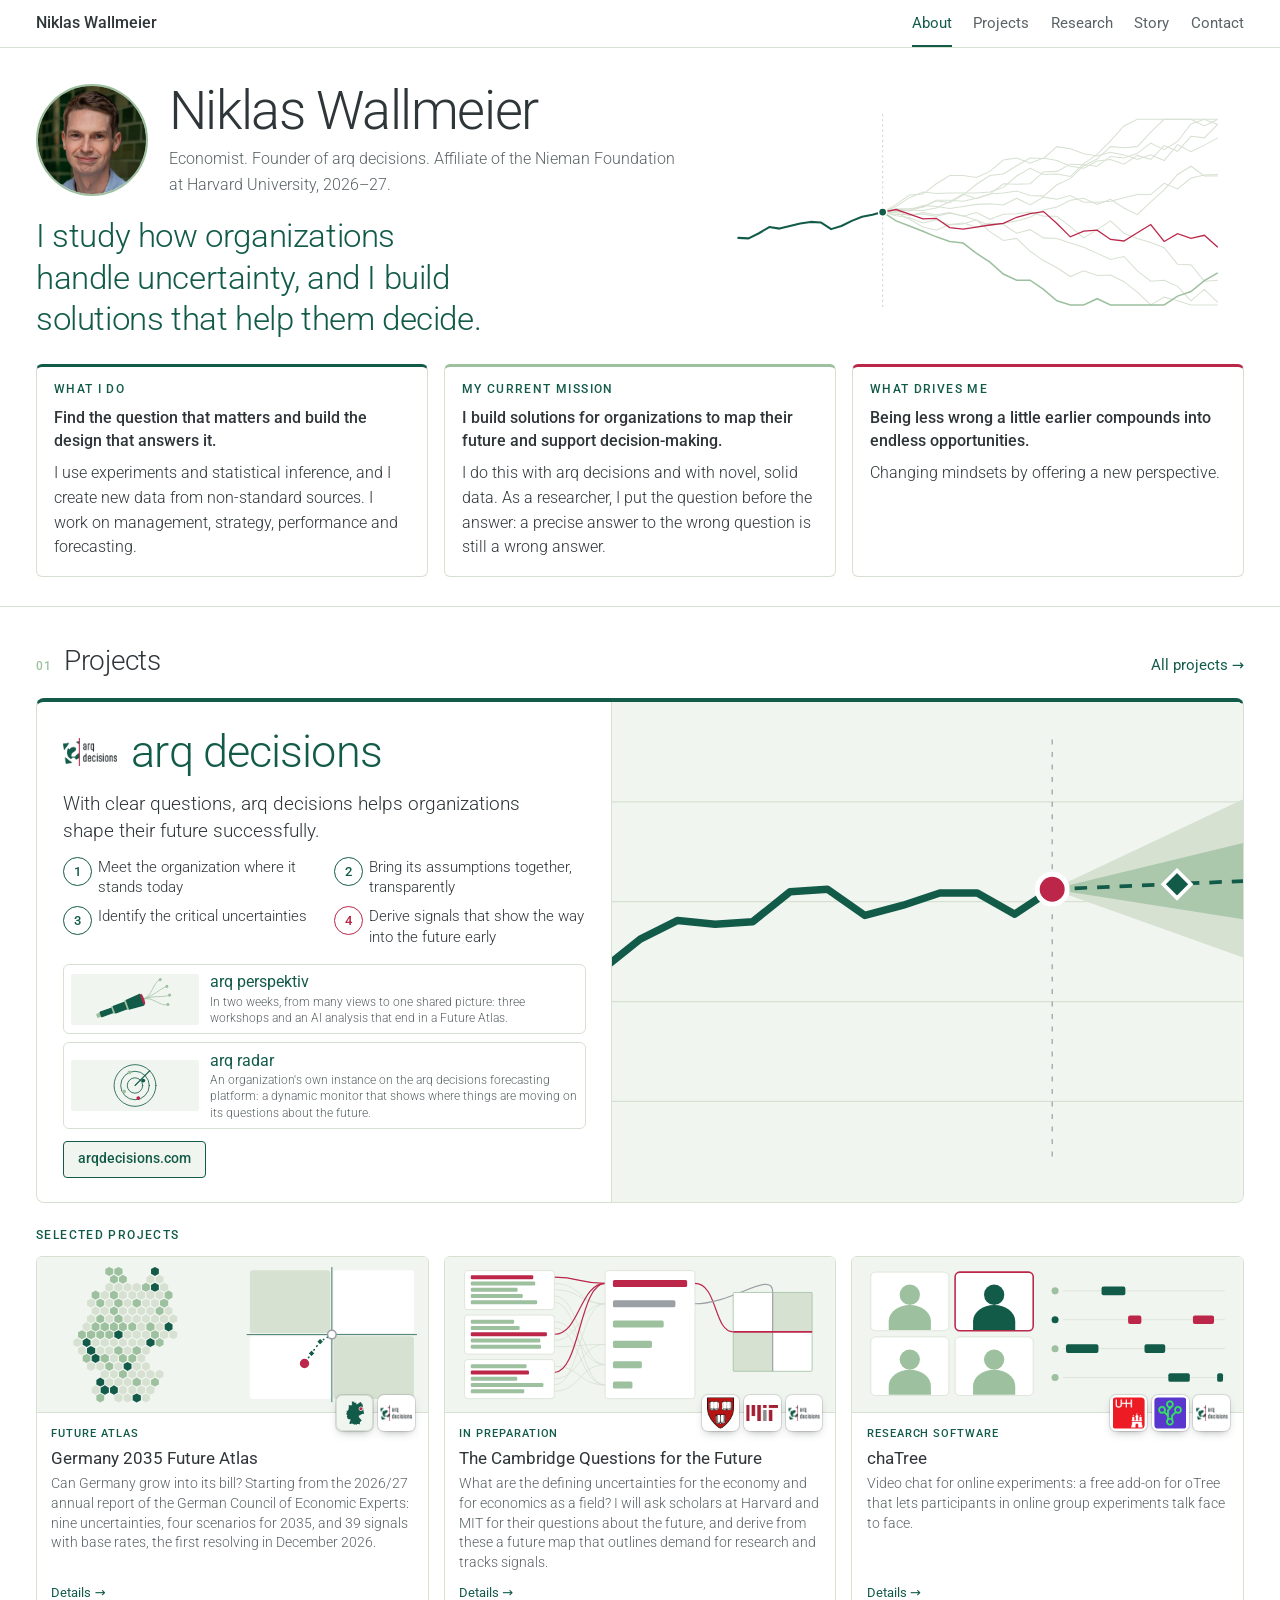
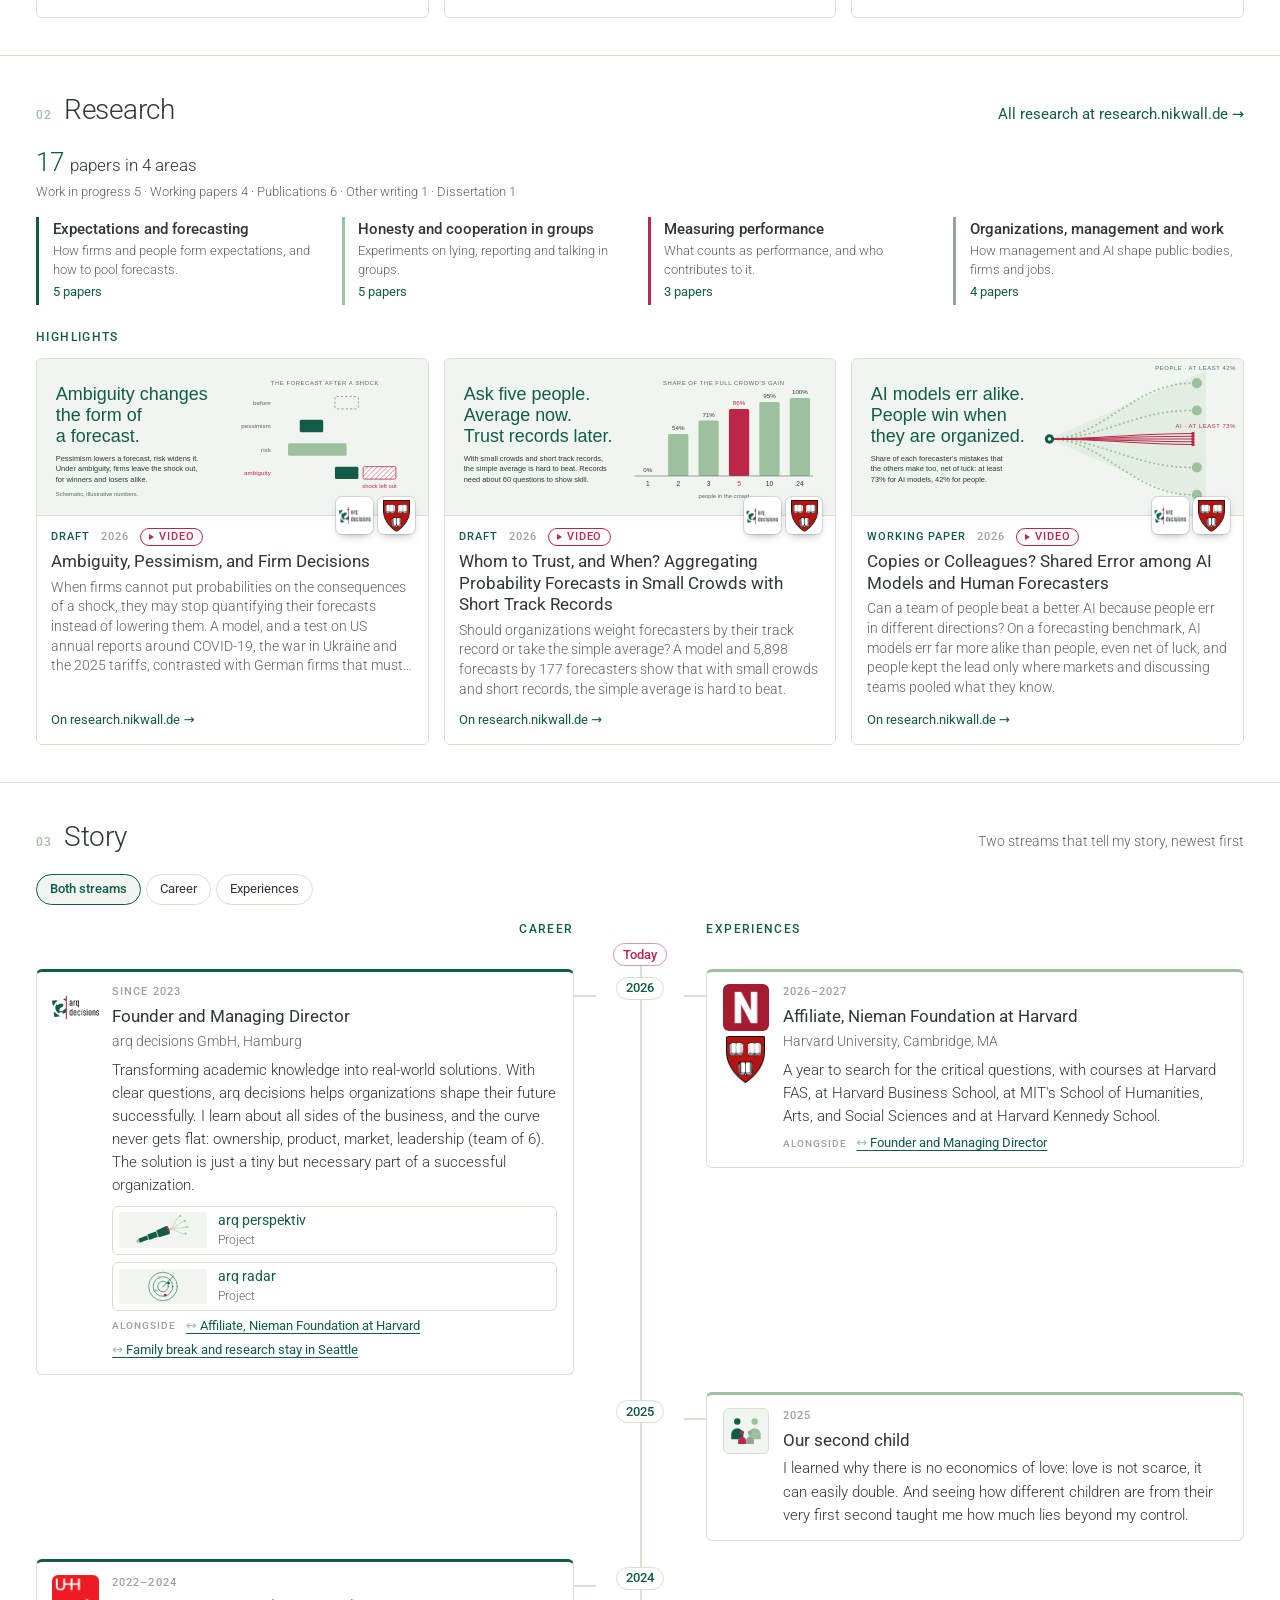
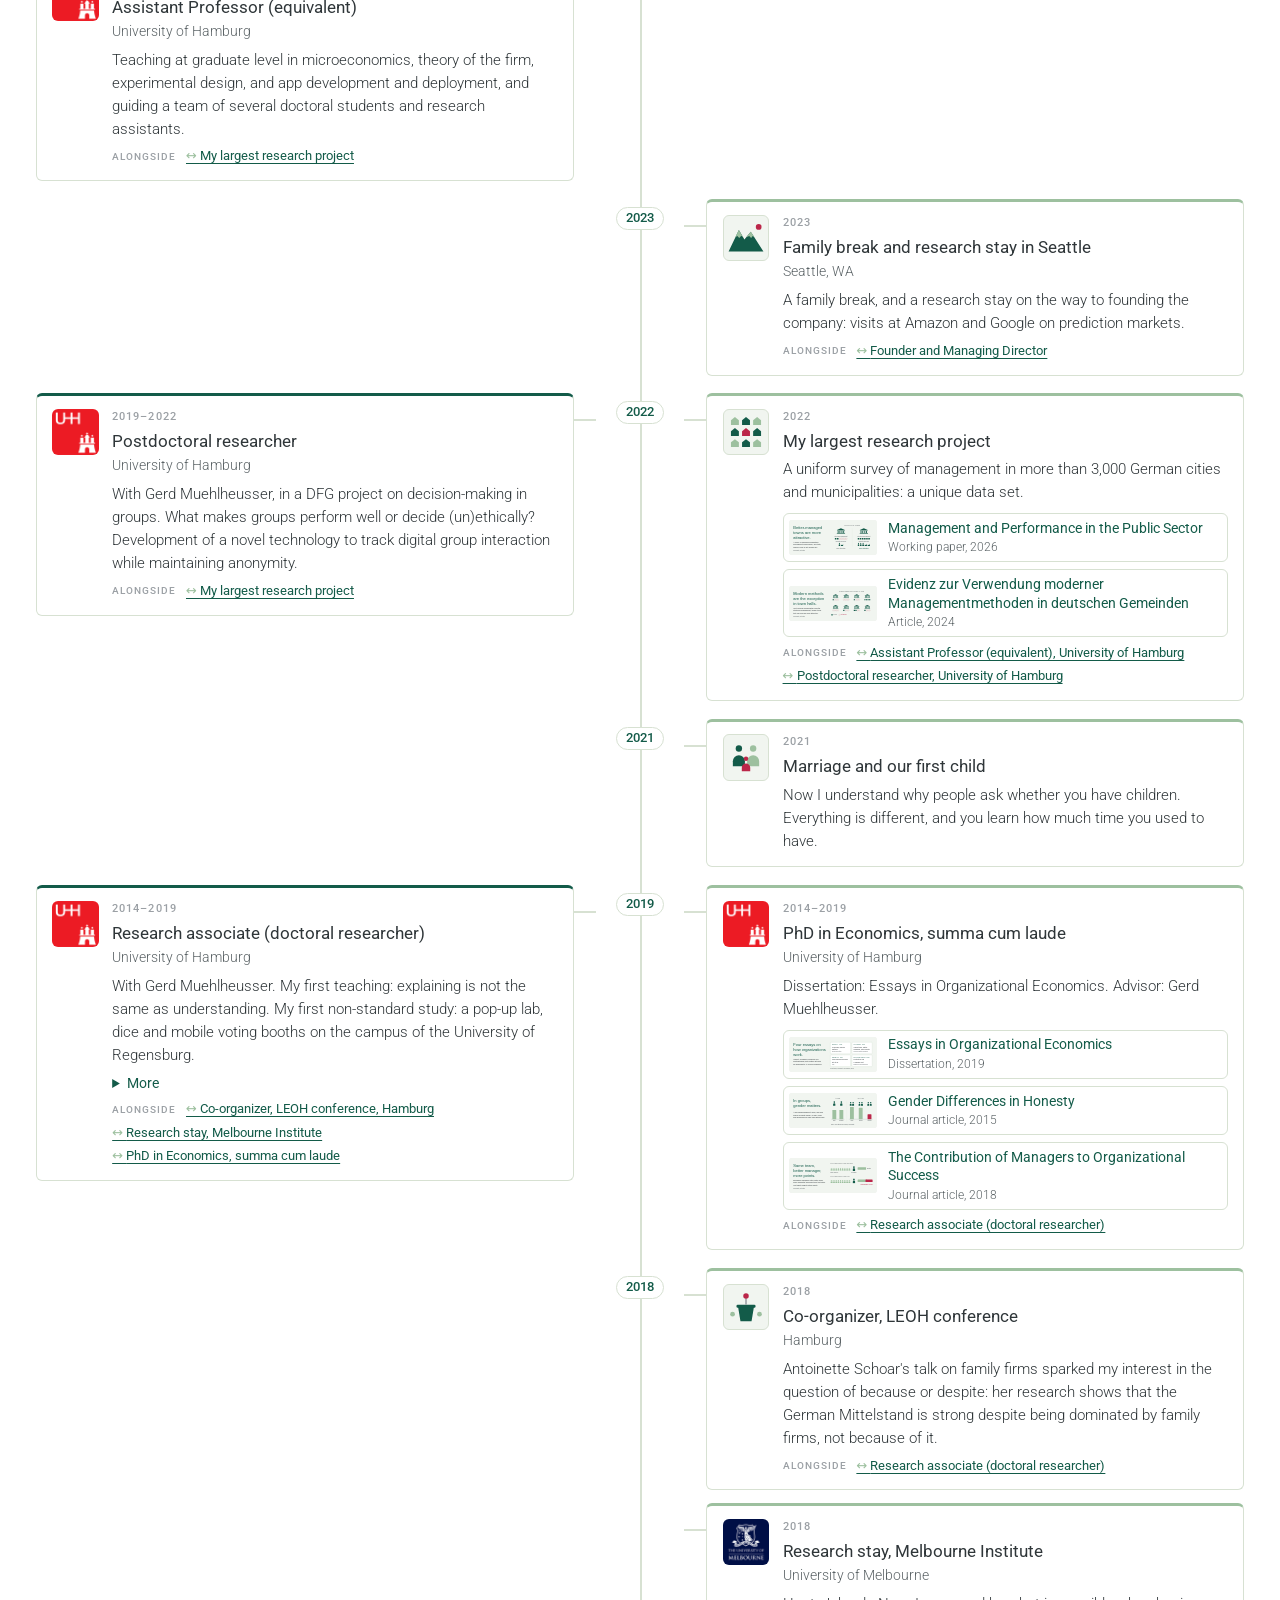
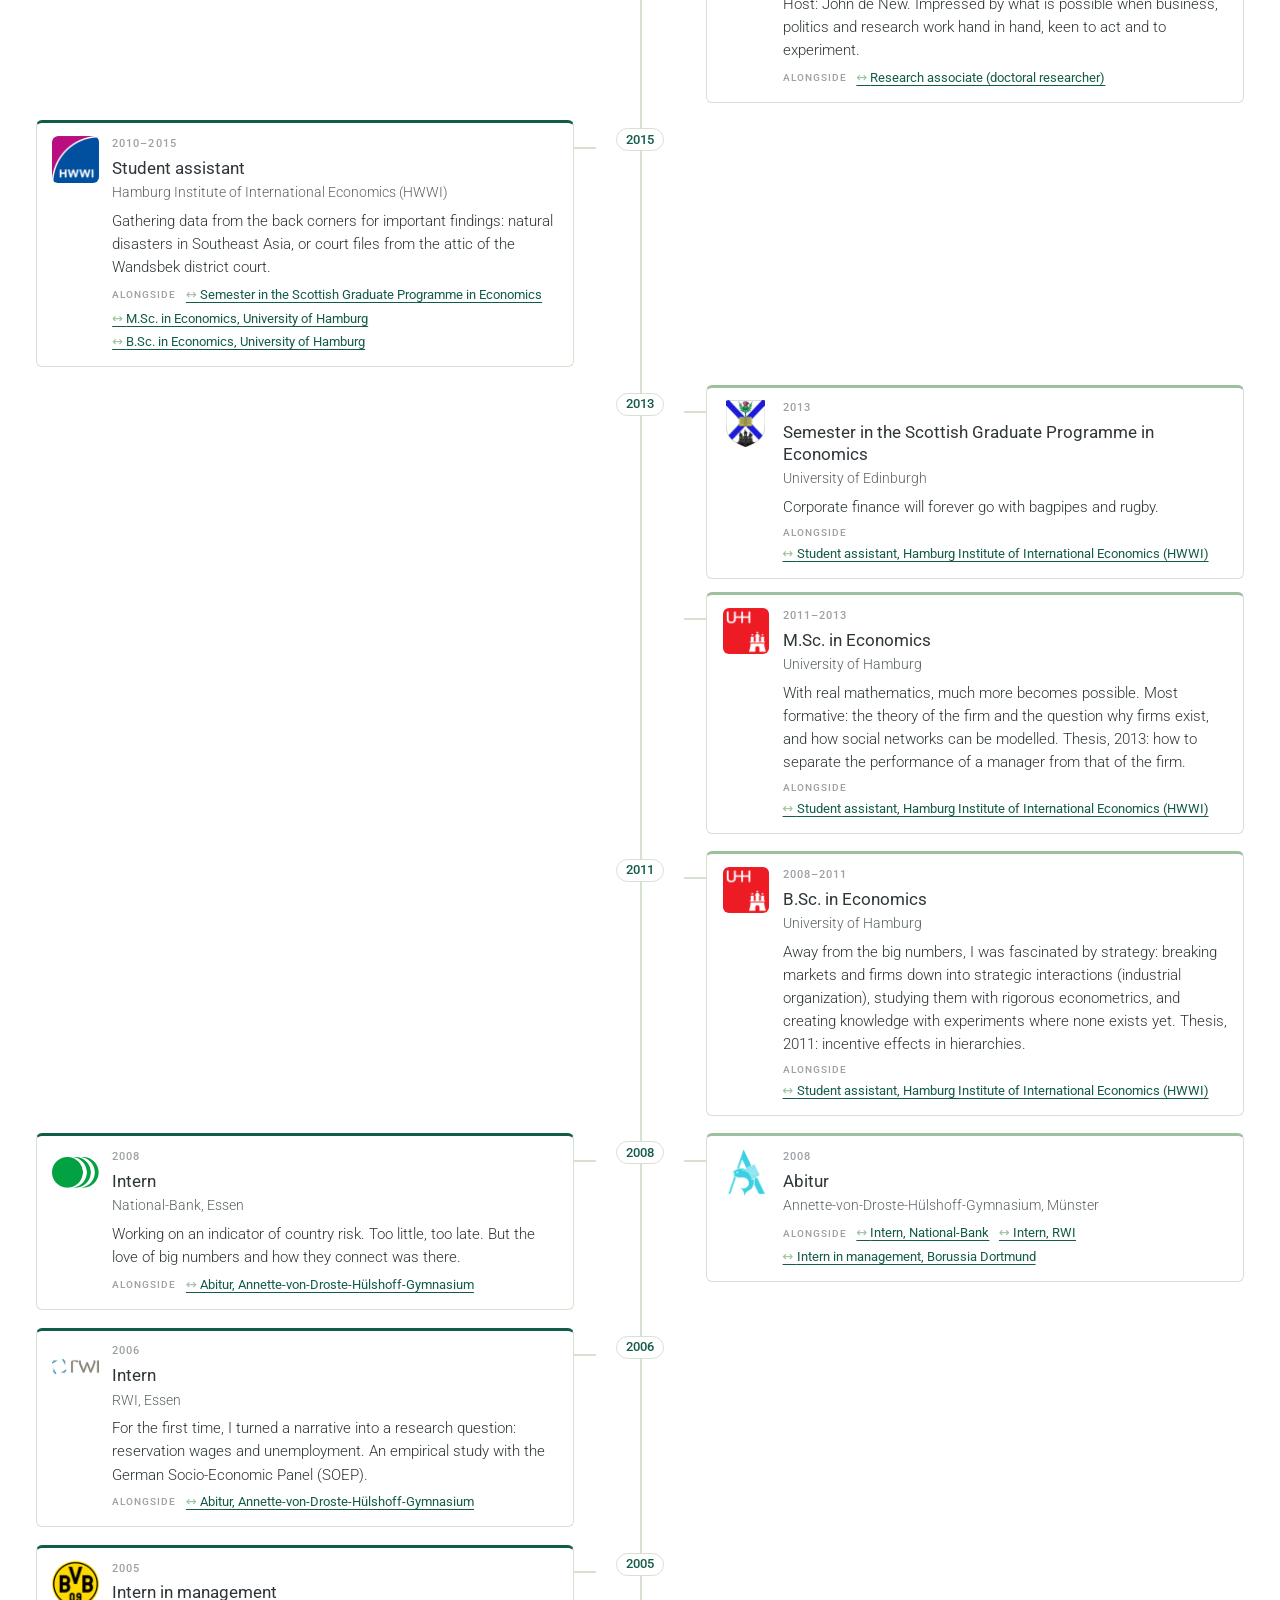
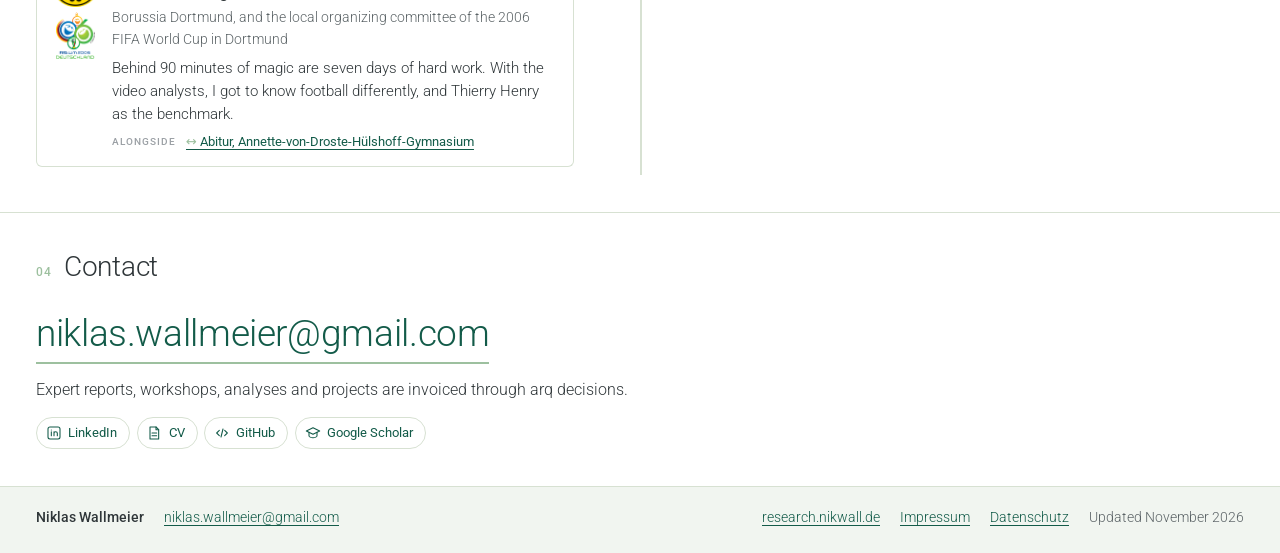
<file: index.html>
<!doctype html>
<html lang="en">
<head>
<meta charset="utf-8">
<meta name="viewport" content="width=device-width, initial-scale=1">
<title>Niklas Wallmeier · Economist</title>
<meta name="description" content="Niklas Wallmeier, economist and founder of arq decisions: projects, research and story.">
<link rel="canonical" href="https://nikwall.de/">
<meta property="og:title" content="Niklas Wallmeier · Economist">
<meta property="og:description" content="Niklas Wallmeier, economist and founder of arq decisions: projects, research and story.">
<meta property="og:url" content="https://nikwall.de/">
<meta property="og:type" content="website">
<link rel="icon" href="data:image/svg+xml,%3Csvg xmlns='http://www.w3.org/2000/svg' viewBox='0 0 64 64'%3E%3Crect width='64' height='64' rx='10' fill='%23135b49'/%3E%3Ccircle cx='22' cy='32' r='7' fill='%239dc09f'/%3E%3Ccircle cx='42' cy='32' r='7' fill='%23bb2649'/%3E%3C/svg%3E">
<link rel="stylesheet" href="fonts/fonts.css">
<script data-goatcounter="https://nikwall.goatcounter.com/count" async src="https://gc.zgo.at/count.js"></script>
<link rel="stylesheet" href="style.css">
<script type="application/ld+json">{"@context": "https://schema.org", "@type": "Person", "name": "Niklas Wallmeier", "jobTitle": "Economist", "url": "https://nikwall.de/", "email": "mailto:niklas.wallmeier@gmail.com", "worksFor": {"@type": "Organization", "name": "arq decisions"}, "affiliation": {"@type": "Organization", "name": "Nieman Foundation at Harvard University"}, "alumniOf": {"@type": "CollegeOrUniversity", "name": "University of Hamburg"}, "sameAs": ["https://scholar.google.com/citations?user=21rIIOwAAAAJ", "https://orcid.org/0000-0002-2346-1702", "https://ideas.repec.org/f/pwa904.html", "https://github.com/nikwall", "https://www.linkedin.com/in/niklas-wallmeier", "https://research.nikwall.de/"]}</script>
</head>
<body>
<header class="bar"><div class="bar-in">
  <a class="brand" href="./">Niklas Wallmeier</a>
  <nav aria-label="Sections"><a href="#about">About</a><a href="#projects">Projects</a><a href="#research">Research</a><a href="#story">Story</a><a href="#contact">Contact</a></nav>
</div></header>
<section class="hero" id="about"><div class="hero-in">
  <div class="hero-top">
    <div class="hero-text">
      <div class="who"><img class="portrait" src="portrait-web.jpg" alt="Niklas Wallmeier" width="112" height="112"><div><h1>Niklas Wallmeier</h1><p class="subline">Economist. Founder of arq decisions. Affiliate of the Nieman Foundation at Harvard University, 2026–27.</p></div></div>
      <p class="lead">I study how organizations handle uncertainty, and I build solutions that help them decide.</p>
      
    </div>
    <svg class="hero-art" viewBox="0 0 1000 400" preserveAspectRatio="xMidYMid meet" aria-hidden="true"><line x1="300" x2="300" y1="10" y2="390" stroke="#9ba0a5" stroke-dasharray="4 6"/><polyline points="300,200 326,201 352,214 378,229 404,235 430,224 456,221 482,229 508,221 534,224 560,241 586,234 612,250 638,251 664,260 690,268 716,280 742,292 768,286 794,314 820,334 846,332 872,344 898,372 924,350 950,375" fill="none" stroke="#d7e1d2" stroke-width="2"/><polyline points="300,200 326,207 352,211 378,221 404,215 430,225 456,223 482,215 508,238 534,255 560,251 586,276 612,294 638,308 664,325 690,314 716,323 742,322 768,335 794,355 820,380 846,365 872,372 898,380 924,380 950,380" fill="none" stroke="#d7e1d2" stroke-width="2"/><polyline points="300,200 326,198 352,207 378,201 404,205 430,201 456,208 482,201 508,214 534,204 560,203 586,200 612,208 638,208 664,228 690,250 716,234 742,217 768,241 794,251 820,259 846,269 872,301 898,302 924,334 950,332" fill="none" stroke="#d7e1d2" stroke-width="2"/><polyline points="300,200 326,200 352,196 378,187 404,189 430,193 456,189 482,185 508,184 534,186 560,173 586,186 612,171 638,175 664,168 690,181 716,181 742,179 768,172 794,166 820,166 846,144 872,155 898,134 924,128 950,127" fill="none" stroke="#d7e1d2" stroke-width="2"/><polyline points="300,200 326,185 352,167 378,165 404,145 430,129 456,129 482,133 508,121 534,99 560,95 586,105 612,95 638,100 664,111 690,115 716,101 742,98 768,107 794,90 820,98 846,71 872,82 898,53 924,56 950,30" fill="none" stroke="#d7e1d2" stroke-width="2"/><polyline points="300,200 326,189 352,172 378,161 404,164 430,163 456,163 482,163 508,161 534,152 560,130 586,115 612,127 638,126 664,131 690,106 716,88 742,62 768,33 794,20 820,20 846,20 872,20 898,20 924,20 950,20" fill="none" stroke="#d7e1d2" stroke-width="2"/><polyline points="300,200 326,194 352,193 378,191 404,177 430,177 456,179 482,173 508,165 534,145 560,146 586,145 612,122 638,121 664,107 690,108 716,111 742,92 768,95 794,86 820,66 846,79 872,63 898,29 924,20 950,30" fill="none" stroke="#d7e1d2" stroke-width="2"/><polyline points="300,200 326,205 352,204 378,204 404,208 430,202 456,207 482,216 508,226 534,222 560,217 586,210 612,196 638,190 664,177 690,173 716,185 742,175 768,192 794,205 820,180 846,157 872,127 898,111 924,130 950,130" fill="none" stroke="#d7e1d2" stroke-width="2"/><polyline points="300,200 326,195 352,198 378,189 404,178 430,182 456,167 482,146 508,129 534,126 560,110 586,95 612,96 638,73 664,77 690,87 716,91 742,84 768,89 794,98 820,89 846,100 872,69 898,83 924,70 950,56" fill="none" stroke="#d7e1d2" stroke-width="2"/><polyline points="300,200 326,194 352,196 378,197 404,192 430,180 456,165 482,174 508,165 534,163 560,159 586,168 612,169 638,147 664,135 690,110 716,97 742,73 768,75 794,73 820,45 846,20 872,20 898,20 924,33 950,20" fill="none" stroke="#d7e1d2" stroke-width="2"/><polyline points="300,200 326,217 352,227 378,237 404,248 430,257 456,260 482,280 508,297 534,320 560,332 586,332 612,350 638,372 664,380 690,380 716,368 742,380 768,380 794,380 820,380 846,380 872,363 898,354 924,333 950,318" fill="none" stroke="#9dc09f" stroke-width="3"/><polyline points="300,200 326,195 352,204 378,213 404,212 430,230 456,233 482,229 508,225 534,222 560,210 586,203 612,199 638,222 664,248 690,237 716,235 742,253 768,256 794,240 820,224 846,257 872,242 898,251 924,245 950,268" fill="none" stroke="#bb2649" stroke-width="2.5"/><polyline points="20,250 40,251 60,241 80,229 100,232 120,227 140,222 160,219 180,220 200,233 220,227 240,217 260,209 280,205 300,200" fill="none" stroke="#135b49" stroke-width="4" stroke-linejoin="round" stroke-linecap="round"/><circle cx="300" cy="200" r="8" fill="#135b49" stroke="#ffffff" stroke-width="3"/></svg>
  </div>
  <div class="tiles"><div class="tile"><h2>What I do</h2><p class="tile-lead">Find the question that matters and build the design that answers it.</p><p>I use experiments and statistical inference, and I create new data from non-standard sources. I work on management, strategy, performance and forecasting.</p></div><div class="tile"><h2>My current mission</h2><p class="tile-lead">I build solutions for organizations to map their future and support decision-making.</p><p>I do this with arq decisions and with novel, solid data. As a researcher, I put the question before the answer: a precise answer to the wrong question is still a wrong answer.</p></div><div class="tile"><h2>What drives me</h2><p class="tile-lead">Being less wrong a little earlier compounds into endless opportunities.</p><p>Changing mindsets by offering a new perspective.</p></div></div>
</div></section>
<main>
<section class="sec" id="projects"><div class="wrap">
  <div class="sec-head"><h2><span class="no">01</span>Projects</h2><a class="more" href="projects/">All projects</a></div>
  <article class="arq">
  <div class="arq-text">
    <div class="arq-name"><img class="logo" src="media/logos/arq.png" alt="arq decisions" title="arq decisions"><h3>arq decisions</h3></div>
    <p class="arq-lead">With clear questions, arq decisions helps organizations shape their future successfully.</p>
    <ol class="arq-steps"><li>Meet the organization where it stands today</li><li>Bring its assumptions together, transparently</li><li>Identify the critical uncertainties</li><li>Derive signals that show the way into the future early</li></ol>
    <ul class="arq-products"><li><a class="mini" href="projects/arq-perspektiv/"><span class="mini-vis"><img class="cover" src="media/arq-perspektiv/symbol.svg" alt="The arq perspektiv symbol: a hand telescope whose sight lines meet in the lens"></span><span class="mini-t"><b>arq perspektiv</b><small>In two weeks, from many views to one shared picture: three workshops and an AI analysis that end in a Future Atlas.</small></span></a></li><li><a class="mini" href="projects/arq-radar/"><span class="mini-vis"><img class="cover" src="media/arq-radar/symbol.svg" alt="The arq radar symbol: three rings, a sweep and the signals it picks up"></span><span class="mini-t"><b>arq radar</b><small>An organization&#x27;s own instance on the arq decisions forecasting platform: a dynamic monitor that shows where things are moving on its questions about the future.</small></span></a></li></ul>
    <a class="btn primary" href="https://arqdecisions.com">arqdecisions.com</a>
  </div>
  <div class="arq-vis"><svg class="cover" viewBox="0 0 1000 400" preserveAspectRatio="xMidYMid slice" aria-hidden="true"><rect width="1000" height="400" fill="#f1f5f0"/><line x1="0" x2="1000" y1="80" y2="80" stroke="#d7e1d2"/><line x1="0" x2="1000" y1="160" y2="160" stroke="#d7e1d2"/><line x1="0" x2="1000" y1="240" y2="240" stroke="#d7e1d2"/><line x1="0" x2="1000" y1="320" y2="320" stroke="#d7e1d2"/><polygon points="600,150 950,-15 950,275" fill="#d7e1d2"/><polygon points="600,150 950,65 950,205" fill="#9dc09f" opacity="0.75"/><line x1="600" y1="150" x2="950" y2="135" stroke="#135b49" stroke-width="3" stroke-dasharray="10 8"/><line x1="600" x2="600" y1="30" y2="370" stroke="#9ba0a5" stroke-dasharray="4 6"/><polyline points="60,250 90,252 120,241 150,255 180,239 210,240 240,214 270,190 300,175 330,178 360,176 390,152 420,150 450,171 480,163 510,153 540,153 570,170 600,150" fill="none" stroke="#135b49" stroke-width="6" stroke-linejoin="round" stroke-linecap="round"/><path d="M700 135 L711 146 L700 157 L689 146 Z" fill="#135b49" stroke="#ffffff" stroke-width="3"/><path d="M790 131 L801 142 L790 153 L779 142 Z" fill="#135b49" stroke="#ffffff" stroke-width="3"/><path d="M880 127 L891 138 L880 149 L869 138 Z" fill="#135b49" stroke="#ffffff" stroke-width="3"/><circle cx="600" cy="150" r="12" fill="#bb2649" stroke="#ffffff" stroke-width="4"/></svg></div>
</article>
  <h3 class="sub">Selected projects</h3>
  <ol class="cards three">
<li class="card">
  <a href="projects/germany-2035-future-atlas/">
    <div class="card-vis"><svg class="cover" viewBox="0 0 1000 400" preserveAspectRatio="xMidYMid slice" aria-hidden="true"><rect width="1000" height="400" fill="#f1f5f0"/><polygon points="195,44 185,50 175,44 175,32 185,27 195,32" fill="#9dc09f"/><polygon points="219,44 209,50 198,44 198,32 209,27 219,32" fill="#9dc09f"/><polygon points="312,44 302,50 292,44 292,32 302,27 312,32" fill="#135b49"/><polygon points="207,64 197,70 187,64 187,53 197,47 207,53" fill="#9dc09f"/><polygon points="230,64 220,70 210,64 210,53 220,47 230,53" fill="#9dc09f"/><polygon points="301,64 290,70 280,64 280,53 290,47 301,53" fill="#d7e1d2"/><polygon points="324,64 314,70 304,64 304,53 314,47 324,53" fill="#d7e1d2"/><polygon points="195,85 185,90 175,85 175,73 185,67 195,73" fill="#d7e1d2"/><polygon points="219,85 209,90 198,85 198,73 209,67 219,73" fill="#d7e1d2"/><polygon points="242,85 232,90 222,85 222,73 232,67 242,73" fill="#d7e1d2"/><polygon points="266,85 255,90 245,85 245,73 255,67 266,73" fill="#d7e1d2"/><polygon points="289,85 279,90 269,85 269,73 279,67 289,73" fill="#9dc09f"/><polygon points="312,85 302,90 292,85 292,73 302,67 312,73" fill="#135b49"/><polygon points="336,85 326,90 315,85 315,73 326,67 336,73" fill="#d7e1d2"/><polygon points="160,105 150,111 140,105 140,93 150,87 160,93" fill="#9dc09f"/><polygon points="184,105 174,111 163,105 163,93 174,87 184,93" fill="#d7e1d2"/><polygon points="207,105 197,111 187,105 187,93 197,87 207,93" fill="#9dc09f"/><polygon points="230,105 220,111 210,105 210,93 220,87 230,93" fill="#d7e1d2"/><polygon points="254,105 244,111 234,105 234,93 244,87 254,93" fill="#d7e1d2"/><polygon points="277,105 267,111 257,105 257,93 267,87 277,93" fill="#d7e1d2"/><polygon points="301,105 290,111 280,105 280,93 290,87 301,93" fill="#d7e1d2"/><polygon points="324,105 314,111 304,105 304,93 314,87 324,93" fill="#d7e1d2"/><polygon points="347,105 337,111 327,105 327,93 337,87 347,93" fill="#9dc09f"/><polygon points="149,125 138,131 128,125 128,113 138,108 149,113" fill="#d7e1d2"/><polygon points="172,125 162,131 152,125 152,113 162,108 172,113" fill="#9dc09f"/><polygon points="195,125 185,131 175,125 175,113 185,108 195,113" fill="#d7e1d2"/><polygon points="219,125 209,131 198,125 198,113 209,108 219,113" fill="#9dc09f"/><polygon points="242,125 232,131 222,125 222,113 232,108 242,113" fill="#d7e1d2"/><polygon points="266,125 255,131 245,125 245,113 255,108 266,113" fill="#9dc09f"/><polygon points="289,125 279,131 269,125 269,113 279,108 289,113" fill="#d7e1d2"/><polygon points="312,125 302,131 292,125 292,113 302,108 312,113" fill="#d7e1d2"/><polygon points="336,125 326,131 315,125 315,113 326,108 336,113" fill="#9dc09f"/><polygon points="160,145 150,151 140,145 140,134 150,128 160,134" fill="#d7e1d2"/><polygon points="184,145 174,151 163,145 163,134 174,128 184,134" fill="#d7e1d2"/><polygon points="207,145 197,151 187,145 187,134 197,128 207,134" fill="#9dc09f"/><polygon points="230,145 220,151 210,145 210,134 220,128 230,134" fill="#d7e1d2"/><polygon points="254,145 244,151 234,145 234,134 244,128 254,134" fill="#d7e1d2"/><polygon points="277,145 267,151 257,145 257,134 267,128 277,134" fill="#d7e1d2"/><polygon points="301,145 290,151 280,145 280,134 290,128 301,134" fill="#d7e1d2"/><polygon points="324,145 314,151 304,145 304,134 314,128 324,134" fill="#9dc09f"/><polygon points="347,145 337,151 327,145 327,134 337,128 347,134" fill="#d7e1d2"/><polygon points="149,166 138,171 128,166 128,154 138,148 149,154" fill="#d7e1d2"/><polygon points="172,166 162,171 152,166 152,154 162,148 172,154" fill="#9dc09f"/><polygon points="195,166 185,171 175,166 175,154 185,148 195,154" fill="#d7e1d2"/><polygon points="219,166 209,171 198,166 198,154 209,148 219,154" fill="#9dc09f"/><polygon points="242,166 232,171 222,166 222,154 232,148 242,154" fill="#d7e1d2"/><polygon points="266,166 255,171 245,166 245,154 255,148 266,154" fill="#d7e1d2"/><polygon points="289,166 279,171 269,166 269,154 279,148 289,154" fill="#d7e1d2"/><polygon points="312,166 302,171 292,166 292,154 302,148 312,154" fill="#d7e1d2"/><polygon points="336,166 326,171 315,166 315,154 326,148 336,154" fill="#d7e1d2"/><polygon points="359,166 349,171 339,166 339,154 349,148 359,154" fill="#d7e1d2"/><polygon points="137,186 127,192 117,186 117,174 127,168 137,174" fill="#d7e1d2"/><polygon points="160,186 150,192 140,186 140,174 150,168 160,174" fill="#9dc09f"/><polygon points="184,186 174,192 163,186 163,174 174,168 184,174" fill="#9dc09f"/><polygon points="207,186 197,192 187,186 187,174 197,168 207,174" fill="#9dc09f"/><polygon points="230,186 220,192 210,186 210,174 220,168 230,174" fill="#9dc09f"/><polygon points="254,186 244,192 234,186 234,174 244,168 254,174" fill="#9dc09f"/><polygon points="277,186 267,192 257,186 257,174 267,168 277,174" fill="#d7e1d2"/><polygon points="301,186 290,192 280,186 280,174 290,168 301,174" fill="#9dc09f"/><polygon points="324,186 314,192 304,186 304,174 314,168 324,174" fill="#d7e1d2"/><polygon points="347,186 337,192 327,186 327,174 337,168 347,174" fill="#135b49"/><polygon points="125,206 115,212 105,206 105,194 115,189 125,194" fill="#9dc09f"/><polygon points="149,206 138,212 128,206 128,194 138,189 149,194" fill="#9dc09f"/><polygon points="172,206 162,212 152,206 152,194 162,189 172,194" fill="#9dc09f"/><polygon points="195,206 185,212 175,206 175,194 185,189 195,194" fill="#9dc09f"/><polygon points="219,206 209,212 198,206 198,194 209,189 219,194" fill="#135b49"/><polygon points="242,206 232,212 222,206 222,194 232,189 242,194" fill="#d7e1d2"/><polygon points="266,206 255,212 245,206 245,194 255,189 266,194" fill="#d7e1d2"/><polygon points="289,206 279,212 269,206 269,194 279,189 289,194" fill="#d7e1d2"/><polygon points="312,206 302,212 292,206 292,194 302,189 312,194" fill="#9dc09f"/><polygon points="336,206 326,212 315,206 315,194 326,189 336,194" fill="#d7e1d2"/><polygon points="359,206 349,212 339,206 339,194 349,189 359,194" fill="#d7e1d2"/><polygon points="114,226 103,232 93,226 93,215 103,209 114,215" fill="#d7e1d2"/><polygon points="137,226 127,232 117,226 117,215 127,209 137,215" fill="#135b49"/><polygon points="160,226 150,232 140,226 140,215 150,209 160,215" fill="#d7e1d2"/><polygon points="184,226 174,232 163,226 163,215 174,209 184,215" fill="#d7e1d2"/><polygon points="207,226 197,232 187,226 187,215 197,209 207,215" fill="#d7e1d2"/><polygon points="230,226 220,232 210,226 210,215 220,209 230,215" fill="#d7e1d2"/><polygon points="254,226 244,232 234,226 234,215 244,209 254,215" fill="#d7e1d2"/><polygon points="277,226 267,232 257,226 257,215 267,209 277,215" fill="#d7e1d2"/><polygon points="301,226 290,232 280,226 280,215 290,209 301,215" fill="#135b49"/><polygon points="324,226 314,232 304,226 304,215 314,209 324,215" fill="#9dc09f"/><polygon points="125,247 115,252 105,247 105,235 115,229 125,235" fill="#d7e1d2"/><polygon points="149,247 138,252 128,247 128,235 138,229 149,235" fill="#135b49"/><polygon points="172,247 162,252 152,247 152,235 162,229 172,235" fill="#d7e1d2"/><polygon points="195,247 185,252 175,247 175,235 185,229 195,235" fill="#d7e1d2"/><polygon points="219,247 209,252 198,247 198,235 209,229 219,235" fill="#9dc09f"/><polygon points="242,247 232,252 222,247 222,235 232,229 242,235" fill="#d7e1d2"/><polygon points="266,247 255,252 245,247 245,235 255,229 266,235" fill="#9dc09f"/><polygon points="289,247 279,252 269,247 269,235 279,229 289,235" fill="#d7e1d2"/><polygon points="137,267 127,273 117,267 117,255 127,249 137,255" fill="#9dc09f"/><polygon points="160,267 150,273 140,267 140,255 150,249 160,255" fill="#135b49"/><polygon points="184,267 174,273 163,267 163,255 174,249 184,255" fill="#9dc09f"/><polygon points="207,267 197,273 187,267 187,255 197,249 207,255" fill="#d7e1d2"/><polygon points="230,267 220,273 210,267 210,255 220,249 230,255" fill="#9dc09f"/><polygon points="254,267 244,273 234,267 234,255 244,249 254,255" fill="#9dc09f"/><polygon points="277,267 267,273 257,267 257,255 267,249 277,255" fill="#d7e1d2"/><polygon points="149,287 138,293 128,287 128,275 138,270 149,275" fill="#d7e1d2"/><polygon points="172,287 162,293 152,287 152,275 162,270 172,275" fill="#d7e1d2"/><polygon points="195,287 185,293 175,287 175,275 185,270 195,275" fill="#9dc09f"/><polygon points="219,287 209,293 198,287 198,275 209,270 219,275" fill="#d7e1d2"/><polygon points="242,287 232,293 222,287 222,275 232,270 242,275" fill="#135b49"/><polygon points="266,287 255,293 245,287 245,275 255,270 266,275" fill="#d7e1d2"/><polygon points="289,287 279,293 269,287 269,275 279,270 289,275" fill="#d7e1d2"/><polygon points="184,307 174,313 163,307 163,296 174,290 184,296" fill="#d7e1d2"/><polygon points="207,307 197,313 187,307 187,296 197,290 207,296" fill="#d7e1d2"/><polygon points="230,307 220,313 210,307 210,296 220,290 230,296" fill="#9dc09f"/><polygon points="254,307 244,313 234,307 234,296 244,290 254,296" fill="#d7e1d2"/><polygon points="277,307 267,313 257,307 257,296 267,290 277,296" fill="#d7e1d2"/><polygon points="301,307 290,313 280,307 280,296 290,290 301,296" fill="#d7e1d2"/><polygon points="324,307 314,313 304,307 304,296 314,290 324,296" fill="#d7e1d2"/><polygon points="172,328 162,333 152,328 152,316 162,310 172,316" fill="#135b49"/><polygon points="195,328 185,333 175,328 175,316 185,310 195,316" fill="#d7e1d2"/><polygon points="219,328 209,333 198,328 198,316 209,310 219,316" fill="#d7e1d2"/><polygon points="242,328 232,333 222,328 222,316 232,310 242,316" fill="#d7e1d2"/><polygon points="266,328 255,333 245,328 245,316 255,310 266,316" fill="#9dc09f"/><polygon points="289,328 279,333 269,328 269,316 279,310 289,316" fill="#d7e1d2"/><polygon points="312,328 302,333 292,328 292,316 302,310 312,316" fill="#9dc09f"/><polygon points="160,348 150,354 140,348 140,336 150,330 160,336" fill="#d7e1d2"/><polygon points="184,348 174,354 163,348 163,336 174,330 184,336" fill="#135b49"/><polygon points="207,348 197,354 187,348 187,336 197,330 207,336" fill="#135b49"/><polygon points="230,348 220,354 210,348 210,336 220,330 230,336" fill="#d7e1d2"/><polygon points="254,348 244,354 234,348 234,336 244,330 254,336" fill="#d7e1d2"/><polygon points="277,348 267,354 257,348 257,336 267,330 277,336" fill="#d7e1d2"/><polygon points="301,348 290,354 280,348 280,336 290,330 301,336" fill="#d7e1d2"/><polygon points="172,368 162,374 152,368 152,356 162,351 172,356" fill="#9dc09f"/><polygon points="219,368 209,374 198,368 198,356 209,351 219,356" fill="#d7e1d2"/><polygon points="242,368 232,374 222,368 222,356 232,351 242,356" fill="#d7e1d2"/><polygon points="266,368 255,374 245,368 245,356 255,351 266,356" fill="#135b49"/><polygon points="289,368 279,374 269,368 269,356 279,351 289,356" fill="#d7e1d2"/><rect x="545" y="35" width="206" height="161" rx="8" fill="#d7e1d2"/><rect x="759" y="35" width="206" height="161" rx="8" fill="#ffffff"/><rect x="545" y="204" width="206" height="161" rx="8" fill="#ffffff"/><rect x="759" y="204" width="206" height="161" rx="8" fill="#d7e1d2"/><line x1="537" y1="200" x2="973" y2="200" stroke="#135b49" stroke-width="2"/><line x1="755" y1="27" x2="755" y2="373" stroke="#135b49" stroke-width="2"/><polyline points="755,200 725,218 703,248 685,274" fill="none" stroke="#135b49" stroke-width="4" stroke-dasharray="2 10" stroke-linecap="round"/><path d="M725 209 L734 218 L725 227 L716 218 Z" fill="#135b49" stroke="#ffffff" stroke-width="3"/><path d="M703 239 L712 248 L703 257 L694 248 Z" fill="#135b49" stroke="#ffffff" stroke-width="3"/><circle cx="755" cy="200" r="11" fill="#ffffff" stroke="#9ba0a5" stroke-width="4"/><circle cx="685" cy="274" r="14" fill="#bb2649" stroke="#ffffff" stroke-width="4"/></svg></div>
    <div class="card-body has-marks" style="--marks:2">
      <span class="pmarks"><span class="logo icon" role="img" aria-label="Germany" title="Germany"><svg viewBox="0 0 48 48" aria-hidden="true"><polygon points="17.9,4.1 22.4,4.7 23.0,6.7 26.1,6.1 25.5,9.0 27.3,8.8 29.4,7.8 30.8,6.3 33.7,5.2 35.0,8.0 36.4,9.0 36.5,10.3 37.0,12.4 36.2,14.8 37.7,16.1 37.5,17.4 38.0,19.5 38.2,21.6 39.0,23.7 38.3,25.3 36.7,25.0 34.0,26.3 32.2,27.6 29.8,28.1 30.4,31.0 32.1,33.1 33.7,34.7 35.0,36.3 33.9,37.2 32.4,38.9 31.6,40.7 32.4,42.9 29.8,42.3 27.8,42.4 25.8,43.3 24.0,42.5 23.2,44.0 22.4,42.5 21.4,42.6 19.9,42.0 17.9,41.5 16.6,42.3 14.6,42.4 14.4,39.7 15.3,37.0 16.6,35.1 14.6,34.4 12.6,34.2 10.7,32.6 10.5,31.0 9.8,29.2 10.7,28.1 9.8,26.6 9.3,25.8 9.0,24.2 9.7,23.4 10.0,21.9 9.2,20.0 11.6,19.8 12.0,18.7 12.8,17.9 12.8,15.8 13.3,14.0 13.3,12.7 12.6,10.9 15.3,10.2 16.3,11.1 17.6,10.9 18.2,9.4 19.2,9.3 18.7,8.2 17.9,6.9 18.9,6.1 17.9,4.1" fill="#135b49"/><circle cx="33.7" cy="16.5" r="3.2" fill="#bb2649" stroke="#ffffff" stroke-width="1.2"/></svg></span><img class="logo" src="media/logos/arq.png" alt="arq decisions" title="arq decisions"></span>
      <p class="kicker"><span>Future atlas</span></p>
      <h3>Germany 2035 Future Atlas</h3>
      <p class="sum">Can Germany grow into its bill? Starting from the 2026/27 annual report of the German Council of Economic Experts: nine uncertainties, four scenarios for 2035, and 39 signals with base rates, the first resolving in December 2026.</p>
      <span class="go">Details</span>
    </div>
  </a>
</li>
<li class="card">
  <a href="projects/cambridge-questions/">
    <div class="card-vis"><svg class="cover" viewBox="0 0 1000 400" preserveAspectRatio="xMidYMid slice" aria-hidden="true"><rect width="1000" height="400" fill="#f1f5f0"/><path d="M280 69 C345 69 345 121 410 121" fill="none" stroke="#d7e1d2" stroke-width="2"/><path d="M280 85 C345 85 345 121 410 121" fill="none" stroke="#d7e1d2" stroke-width="2"/><path d="M280 101 C345 101 345 277 410 277" fill="none" stroke="#d7e1d2" stroke-width="2"/><path d="M280 117 C345 117 345 329 410 329" fill="none" stroke="#d7e1d2" stroke-width="2"/><path d="M280 167 C345 167 345 277 410 277" fill="none" stroke="#d7e1d2" stroke-width="2"/><path d="M280 183 C345 183 345 329 410 329" fill="none" stroke="#d7e1d2" stroke-width="2"/><path d="M280 215 C345 215 345 121 410 121" fill="none" stroke="#d7e1d2" stroke-width="2"/><path d="M280 231 C345 231 345 225 410 225" fill="none" stroke="#d7e1d2" stroke-width="2"/><path d="M280 281 C345 281 345 329 410 329" fill="none" stroke="#d7e1d2" stroke-width="2"/><path d="M280 313 C345 313 345 225 410 225" fill="none" stroke="#d7e1d2" stroke-width="2"/><path d="M280 329 C345 329 345 121 410 121" fill="none" stroke="#d7e1d2" stroke-width="2"/><path d="M280 345 C345 345 345 277 410 277" fill="none" stroke="#d7e1d2" stroke-width="2"/><path d="M280 53 C345 53 345 69 410 69" fill="none" stroke="#bb2649" stroke-width="3"/><path d="M280 199 C345 199 345 69 410 69" fill="none" stroke="#bb2649" stroke-width="3"/><path d="M280 297 C345 297 345 69 410 69" fill="none" stroke="#bb2649" stroke-width="3"/><rect x="50" y="36" width="230" height="100" rx="8" fill="#ffffff" stroke="#d7e1d2" stroke-width="2"/><rect x="66" y="48" width="160" height="10" rx="3" fill="#bb2649"/><rect x="66" y="64" width="165" height="10" rx="3" fill="#9dc09f"/><rect x="66" y="80" width="120" height="10" rx="3" fill="#9dc09f"/><rect x="66" y="96" width="133" height="10" rx="3" fill="#9dc09f"/><rect x="66" y="112" width="170" height="10" rx="3" fill="#9dc09f"/><rect x="50" y="150" width="230" height="100" rx="8" fill="#ffffff" stroke="#d7e1d2" stroke-width="2"/><rect x="66" y="162" width="111" height="10" rx="3" fill="#9dc09f"/><rect x="66" y="178" width="125" height="10" rx="3" fill="#9dc09f"/><rect x="66" y="194" width="195" height="10" rx="3" fill="#bb2649"/><rect x="66" y="210" width="178" height="10" rx="3" fill="#9dc09f"/><rect x="66" y="226" width="180" height="10" rx="3" fill="#9dc09f"/><rect x="50" y="264" width="230" height="100" rx="8" fill="#ffffff" stroke="#d7e1d2" stroke-width="2"/><rect x="66" y="276" width="143" height="10" rx="3" fill="#9dc09f"/><rect x="66" y="292" width="149" height="10" rx="3" fill="#bb2649"/><rect x="66" y="308" width="119" height="10" rx="3" fill="#9dc09f"/><rect x="66" y="324" width="186" height="10" rx="3" fill="#9dc09f"/><rect x="66" y="340" width="137" height="10" rx="3" fill="#9dc09f"/><rect x="410" y="36" width="230" height="328" rx="8" fill="#ffffff" stroke="#d7e1d2" stroke-width="2"/><rect x="430" y="60" width="190" height="18" rx="4" fill="#bb2649"/><rect x="430" y="112" width="160" height="18" rx="4" fill="#9ba0a5"/><rect x="430" y="164" width="130" height="18" rx="4" fill="#9dc09f"/><rect x="430" y="216" width="100" height="18" rx="4" fill="#9dc09f"/><rect x="430" y="268" width="74" height="18" rx="4" fill="#9dc09f"/><rect x="430" y="320" width="50" height="18" rx="4" fill="#9dc09f"/><path d="M640 69 C698 69 688 193 738 193" fill="none" stroke="#bb2649" stroke-width="3"/><path d="M640 121 C738 121 839 32 839 92" fill="none" stroke="#9ba0a5" stroke-width="3"/><rect x="738" y="92" width="101" height="101" fill="#ffffff"/><rect x="839" y="92" width="101" height="101" fill="#d7e1d2"/><rect x="738" y="193" width="101" height="101" fill="#d7e1d2"/><rect x="839" y="193" width="101" height="101" fill="#ffffff"/><rect x="738" y="92" width="202" height="202" rx="2" fill="none" stroke="#9dc09f" stroke-width="2"/><line x1="839" y1="92" x2="839" y2="294" stroke="#9ba0a5" stroke-width="3"/><line x1="738" y1="193" x2="940" y2="193" stroke="#bb2649" stroke-width="4"/></svg></div>
    <div class="card-body has-marks" style="--marks:3">
      <span class="pmarks"><img class="logo" src="media/logos/harvard.png" alt="Harvard University" title="Harvard University"><img class="logo" src="media/logos/mit.png" alt="Massachusetts Institute of Technology" title="Massachusetts Institute of Technology"><img class="logo" src="media/logos/arq.png" alt="arq decisions" title="arq decisions"></span>
      <p class="kicker"><span>In preparation</span></p>
      <h3>The Cambridge Questions for the Future</h3>
      <p class="sum">What are the defining uncertainties for the economy and for economics as a field? I will ask scholars at Harvard and MIT for their questions about the future, and derive from these a future map that outlines demand for research and tracks signals.</p>
      <span class="go">Details</span>
    </div>
  </a>
</li>
<li class="card">
  <a href="projects/chatree/">
    <div class="card-vis"><svg class="cover" viewBox="0 0 1000 400" preserveAspectRatio="xMidYMid slice" aria-hidden="true"><rect width="1000" height="400" fill="#f1f5f0"/><rect x="48" y="40" width="200" height="150" rx="12" fill="#ffffff" stroke="#d7e1d2" stroke-width="2"/><circle cx="148" cy="98" r="26" fill="#9dc09f"/><path d="M94 188 v-22 a54 42 0 0 1 108 0 v22 z" fill="#9dc09f"/><rect x="264" y="40" width="200" height="150" rx="12" fill="#ffffff" stroke="#bb2649" stroke-width="4"/><circle cx="364" cy="98" r="26" fill="#135b49"/><path d="M310 188 v-22 a54 42 0 0 1 108 0 v22 z" fill="#135b49"/><rect x="48" y="206" width="200" height="150" rx="12" fill="#ffffff" stroke="#d7e1d2" stroke-width="2"/><circle cx="148" cy="264" r="26" fill="#9dc09f"/><path d="M94 354 v-22 a54 42 0 0 1 108 0 v22 z" fill="#9dc09f"/><rect x="264" y="206" width="200" height="150" rx="12" fill="#ffffff" stroke="#d7e1d2" stroke-width="2"/><circle cx="364" cy="264" r="26" fill="#9dc09f"/><path d="M310 354 v-22 a54 42 0 0 1 108 0 v22 z" fill="#9dc09f"/><line x1="540" x2="955" y1="88" y2="88" stroke="#d7e1d2" stroke-width="2"/><circle cx="520" cy="88" r="9" fill="#9dc09f"/><line x1="540" x2="955" y1="162" y2="162" stroke="#d7e1d2" stroke-width="2"/><circle cx="520" cy="162" r="9" fill="#135b49"/><line x1="540" x2="955" y1="236" y2="236" stroke="#d7e1d2" stroke-width="2"/><circle cx="520" cy="236" r="9" fill="#9dc09f"/><line x1="540" x2="955" y1="310" y2="310" stroke="#d7e1d2" stroke-width="2"/><circle cx="520" cy="310" r="9" fill="#9dc09f"/><rect x="548" y="225" width="83" height="22" rx="5" fill="#135b49"/><rect x="639" y="77" width="61" height="22" rx="5" fill="#135b49"/><rect x="707" y="151" width="34" height="22" rx="5" fill="#bb2649"/><rect x="749" y="225" width="53" height="22" rx="5" fill="#135b49"/><rect x="810" y="299" width="55" height="22" rx="5" fill="#135b49"/><rect x="873" y="151" width="54" height="22" rx="5" fill="#bb2649"/><rect x="935" y="299" width="15" height="22" rx="5" fill="#135b49"/></svg></div>
    <div class="card-body has-marks" style="--marks:3">
      <span class="pmarks"><img class="logo" src="media/logos/uhh.png" alt="University of Hamburg" title="University of Hamburg"><img class="logo" src="media/logos/otree.png" alt="oTree" title="oTree"><img class="logo" src="media/logos/arq.png" alt="arq decisions" title="arq decisions"></span>
      <p class="kicker"><span>Research software</span></p>
      <h3>chaTree</h3>
      <p class="sum">Video chat for online experiments: a free add-on for oTree that lets participants in online group experiments talk face to face.</p>
      <span class="go">Details</span>
    </div>
  </a>
</li>
  </ol>
</div></section>
<section class="sec" id="research"><div class="wrap">
  <div class="sec-head"><h2><span class="no">02</span>Research</h2><a class="more" href="https://research.nikwall.de/">All research at research.nikwall.de</a></div>
  <p class="stats"><b>17</b> papers in 4 areas <span>Work in progress 5 · Working papers 4 · Publications 6 · Other writing 1 · Dissertation 1</span></p>
  <ul class="topics"><li><a href="https://research.nikwall.de/#topic-forecasting"><b>Expectations and forecasting</b><span>How firms and people form expectations, and how to pool forecasts.</span><span class="n">5 papers</span></a></li><li><a href="https://research.nikwall.de/#topic-groups"><b>Honesty and cooperation in groups</b><span>Experiments on lying, reporting and talking in groups.</span><span class="n">5 papers</span></a></li><li><a href="https://research.nikwall.de/#topic-measurement"><b>Measuring performance</b><span>What counts as performance, and who contributes to it.</span><span class="n">3 papers</span></a></li><li><a href="https://research.nikwall.de/#topic-organizations"><b>Organizations, management and work</b><span>How management and AI shape public bodies, firms and jobs.</span><span class="n">4 papers</span></a></li></ul>
  <h3 class="sub">Highlights</h3>
  <ol class="cards three">
<li class="card">
  <a href="https://research.nikwall.de/papers/ambiguity-firm-forecasts/">
    <div class="card-vis"><img src="media/research/ambiguity-firm-forecasts/visual.svg" alt=""></div>
    <div class="card-body has-marks" style="--marks:2">
      <span class="pmarks"><img class="logo" src="media/logos/arq.png" alt="arq decisions" title="arq decisions"><img class="logo" src="media/logos/harvard.png" alt="Harvard University" title="Harvard University"></span>
      <p class="kicker"><span>Draft</span><span>2026</span><span class="vid"><svg viewBox="0 0 12 12" aria-hidden="true"><path d="M3 1.5v9l7.5-4.5z" fill="currentColor"/></svg>Video</span></p>
      <h3>Ambiguity, Pessimism, and Firm Decisions</h3>
      <p class="sum">When firms cannot put probabilities on the consequences of a shock, they may stop quantifying their forecasts instead of lowering them. A model, and a test on US annual reports around COVID-19, the war in Ukraine and the 2025 tariffs, contrasted with German firms that must publish forecasts by law.</p>
      <span class="go">On research.nikwall.de</span>
    </div>
  </a>
</li>
<li class="card">
  <a href="https://research.nikwall.de/papers/whom-to-trust/">
    <div class="card-vis"><img src="media/research/whom-to-trust/visual.svg" alt=""></div>
    <div class="card-body has-marks" style="--marks:2">
      <span class="pmarks"><img class="logo" src="media/logos/arq.png" alt="arq decisions" title="arq decisions"><img class="logo" src="media/logos/harvard.png" alt="Harvard University" title="Harvard University"></span>
      <p class="kicker"><span>Draft</span><span>2026</span><span class="vid"><svg viewBox="0 0 12 12" aria-hidden="true"><path d="M3 1.5v9l7.5-4.5z" fill="currentColor"/></svg>Video</span></p>
      <h3>Whom to Trust, and When? Aggregating Probability Forecasts in Small Crowds with Short Track Records</h3>
      <p class="sum">Should organizations weight forecasters by their track record or take the simple average? A model and 5,898 forecasts by 177 forecasters show that with small crowds and short records, the simple average is hard to beat.</p>
      <span class="go">On research.nikwall.de</span>
    </div>
  </a>
</li>
<li class="card">
  <a href="https://research.nikwall.de/papers/copies-or-colleagues/">
    <div class="card-vis"><img src="media/research/copies-or-colleagues/visual.svg" alt=""></div>
    <div class="card-body has-marks" style="--marks:2">
      <span class="pmarks"><img class="logo" src="media/logos/arq.png" alt="arq decisions" title="arq decisions"><img class="logo" src="media/logos/harvard.png" alt="Harvard University" title="Harvard University"></span>
      <p class="kicker"><span>Working paper</span><span>2026</span><span class="vid"><svg viewBox="0 0 12 12" aria-hidden="true"><path d="M3 1.5v9l7.5-4.5z" fill="currentColor"/></svg>Video</span></p>
      <h3>Copies or Colleagues? Shared Error among AI Models and Human Forecasters</h3>
      <p class="sum">Can a team of people beat a better AI because people err in different directions? On a forecasting benchmark, AI models err far more alike than people, even net of luck, and people kept the lead only where markets and discussing teams pooled what they know.</p>
      <span class="go">On research.nikwall.de</span>
    </div>
  </a>
</li>
  </ol>
</div></section>
<section class="sec" id="story"><div class="wrap">
  <div class="sec-head"><h2><span class="no">03</span>Story</h2><p class="side">Two streams that tell my story, newest first</p></div>
  <div class="story" data-show="both">
    <div class="st-filter" role="group" aria-label="Show" hidden><button type="button" data-show="both" aria-pressed="true">Both streams</button><button type="button" data-show="career" aria-pressed="false">Career</button><button type="button" data-show="experience" aria-pressed="false">Experiences</button></div>
    <div class="st-heads"><h3 class="st-head st-career">Career</h3><span class="st-year"></span><h3 class="st-head st-experience">Experiences</h3></div>
    <div class="st-rows">
      <div class="st-row st-now"><div class="st-col st-career"></div><div class="st-year"><span>Today</span></div><div class="st-col st-experience"></div></div>
      <div class="st-row" data-c="1" data-e="1"><div class="st-col st-career"><article class="st-block st-career" id="story-arq" data-g="founding now">
  <div class="st-logos"><img class="logo" src="media/logos/arq.png" alt="arq decisions" title="arq decisions"></div><div class="st-body">
  <p class="st-kicker"><span class="st-tag">Career</span><span>since 2023</span></p>
  <h4>Founder and Managing Director</h4><p class="st-place">arq decisions GmbH, Hamburg</p><p class="st-text">Transforming academic knowledge into real-world solutions. With clear questions, arq decisions helps organizations shape their future successfully. I learn about all sides of the business, and the curve never gets flat: ownership, product, market, leadership (team of 6). The solution is just a tiny but necessary part of a successful organization.</p><div class="minis"><a class="mini" href="projects/arq-perspektiv/"><span class="mini-vis"><img class="cover" src="media/arq-perspektiv/symbol.svg" alt="The arq perspektiv symbol: a hand telescope whose sight lines meet in the lens"></span><span class="mini-t"><b>arq perspektiv</b><small>Project</small></span></a><a class="mini" href="projects/arq-radar/"><span class="mini-vis"><img class="cover" src="media/arq-radar/symbol.svg" alt="The arq radar symbol: three rings, a sweep and the signals it picks up"></span><span class="mini-t"><b>arq radar</b><small>Project</small></span></a></div><p class="st-links"><span>Alongside</span> <a href="#story-nieman">Affiliate, Nieman Foundation at Harvard</a> <a href="#story-seattle">Family break and research stay in Seattle</a></p>
  </div>
</article></div><div class="st-year"><span>2026</span></div><div class="st-col st-experience"><article class="st-block st-experience" id="story-nieman" data-g="now">
  <div class="st-logos"><img class="logo" src="media/logos/nieman.png" alt="Nieman Foundation at Harvard University" title="Nieman Foundation at Harvard University"><img class="logo" src="media/logos/harvard.png" alt="Harvard University" title="Harvard University"></div><div class="st-body">
  <p class="st-kicker"><span class="st-tag">Experience</span><span>2026–2027</span></p>
  <h4>Affiliate, Nieman Foundation at Harvard</h4><p class="st-place">Harvard University, Cambridge, MA</p><p class="st-text">A year to search for the critical questions, with courses at Harvard FAS, at Harvard Business School, at MIT&#x27;s School of Humanities, Arts, and Social Sciences and at Harvard Kennedy School.</p><p class="st-links"><span>Alongside</span> <a href="#story-arq">Founder and Managing Director</a></p>
  </div>
</article></div></div><div class="st-row" data-c="0" data-e="1"><div class="st-col st-career"></div><div class="st-year"><span>2025</span></div><div class="st-col st-experience"><article class="st-block st-experience" id="story-second-child" data-g="">
  <div class="st-logos"><span class="logo icon" role="img" aria-label="Family" title="Family"><svg viewBox="0 0 48 48" aria-hidden="true"><circle cx="13" cy="12" r="4" fill="#135b49"/><path d="M5.4 34.4 v-6.4 a7.6 7.6 0 0 1 15.2 0 v6.4 z" fill="#135b49"/><circle cx="35" cy="12" r="4" fill="#9dc09f"/><path d="M27.4 34.4 v-6.4 a7.6 7.6 0 0 1 15.2 0 v6.4 z" fill="#9dc09f"/><circle cx="19" cy="26" r="2.6" fill="#bb2649"/><path d="M14.06 40.56 v-4.16 a4.9399999999999995 4.9399999999999995 0 0 1 9.879999999999999 0 v4.16 z" fill="#bb2649"/><circle cx="29" cy="26" r="2.6" fill="#91a596"/><path d="M24.060000000000002 40.56 v-4.16 a4.9399999999999995 4.9399999999999995 0 0 1 9.879999999999999 0 v4.16 z" fill="#91a596"/></svg></span></div><div class="st-body">
  <p class="st-kicker"><span class="st-tag">Experience</span><span>2025</span></p>
  <h4>Our second child</h4><p class="st-text">I learned why there is no economics of love: love is not scarce, it can easily double. And seeing how different children are from their very first second taught me how much lies beyond my control.</p>
  </div>
</article></div></div><div class="st-row" data-c="1" data-e="0"><div class="st-col st-career"><article class="st-block st-career" id="story-assistant-professor" data-g="asst">
  <div class="st-logos"><img class="logo" src="media/logos/uhh.png" alt="University of Hamburg" title="University of Hamburg"></div><div class="st-body">
  <p class="st-kicker"><span class="st-tag">Career</span><span>2022–2024</span></p>
  <h4>Assistant Professor (equivalent)</h4><p class="st-place">University of Hamburg</p><p class="st-text">Teaching at graduate level in microeconomics, theory of the firm, experimental design, and app development and deployment, and guiding a team of several doctoral students and research assistants.</p><p class="st-links"><span>Alongside</span> <a href="#story-municipal-survey">My largest research project</a></p>
  </div>
</article></div><div class="st-year"><span>2024</span></div><div class="st-col st-experience"></div></div><div class="st-row" data-c="0" data-e="1"><div class="st-col st-career"></div><div class="st-year"><span>2023</span></div><div class="st-col st-experience"><article class="st-block st-experience" id="story-seattle" data-g="founding">
  <div class="st-logos"><span class="logo icon" role="img" aria-label="Mountains" title="Mountains"><svg viewBox="0 0 48 48" aria-hidden="true"><circle cx="40" cy="10" r="3.6" fill="#bb2649"/><path d="M2 41 L15 14 L22 26 L30 16 L46 41 Z" fill="#135b49"/><path d="M15 14 L20.3 23 L18 21 L15.5 24 L13 21.5 L10.5 23 Z" fill="#9dc09f"/><path d="M30 16 L34.7 23 L32.5 21.5 L30.5 24 L28 21.5 L24.4 23 Z" fill="#9dc09f"/></svg></span></div><div class="st-body">
  <p class="st-kicker"><span class="st-tag">Experience</span><span>2023</span></p>
  <h4>Family break and research stay in Seattle</h4><p class="st-place">Seattle, WA</p><p class="st-text">A family break, and a research stay on the way to founding the company: visits at Amazon and Google on prediction markets.</p><p class="st-links"><span>Alongside</span> <a href="#story-arq">Founder and Managing Director</a></p>
  </div>
</article></div></div><div class="st-row" data-c="1" data-e="1"><div class="st-col st-career"><article class="st-block st-career" id="story-postdoc" data-g="postdoc">
  <div class="st-logos"><img class="logo" src="media/logos/uhh.png" alt="University of Hamburg" title="University of Hamburg"></div><div class="st-body">
  <p class="st-kicker"><span class="st-tag">Career</span><span>2019–2022</span></p>
  <h4>Postdoctoral researcher</h4><p class="st-place">University of Hamburg</p><p class="st-text">With Gerd Muehlheusser, in a DFG project on decision-making in groups. What makes groups perform well or decide (un)ethically? Development of a novel technology to track digital group interaction while maintaining anonymity.</p><p class="st-links"><span>Alongside</span> <a href="#story-municipal-survey">My largest research project</a></p>
  </div>
</article></div><div class="st-year"><span>2022</span></div><div class="st-col st-experience"><article class="st-block st-experience" id="story-municipal-survey" data-g="asst postdoc">
  <div class="st-logos"><span class="logo icon" role="img" aria-label="Towns" title="Towns"><svg viewBox="0 0 48 48" aria-hidden="true"><path d="M5 9 L10 5 L15 9 V15 H5 Z" fill="#9dc09f"/><path d="M19 9 L24 5 L29 9 V15 H19 Z" fill="#135b49"/><path d="M33 9 L38 5 L43 9 V15 H33 Z" fill="#9dc09f"/><path d="M5 23 L10 19 L15 23 V29 H5 Z" fill="#135b49"/><path d="M19 23 L24 19 L29 23 V29 H19 Z" fill="#bb2649"/><path d="M33 23 L38 19 L43 23 V29 H33 Z" fill="#135b49"/><path d="M5 37 L10 33 L15 37 V43 H5 Z" fill="#9dc09f"/><path d="M19 37 L24 33 L29 37 V43 H19 Z" fill="#135b49"/><path d="M33 37 L38 33 L43 37 V43 H33 Z" fill="#9dc09f"/></svg></span></div><div class="st-body">
  <p class="st-kicker"><span class="st-tag">Experience</span><span>2022</span></p>
  <h4>My largest research project</h4><p class="st-text">A uniform survey of management in more than 3,000 German cities and municipalities: a unique data set.</p><div class="minis"><a class="mini" href="https://research.nikwall.de/papers/management-public-sector/"><span class="mini-vis"><img src="media/research/management-public-sector/visual.svg" alt=""></span><span class="mini-t"><b>Management and Performance in the Public Sector</b><small>Working paper, 2026</small></span></a><a class="mini" href="https://research.nikwall.de/papers/cost-of-bureaucracy/"><span class="mini-vis"><img src="media/research/cost-of-bureaucracy/visual.svg" alt=""></span><span class="mini-t"><b>Evidenz zur Verwendung moderner Managementmethoden in deutschen Gemeinden</b><small>Article, 2024</small></span></a></div><p class="st-links"><span>Alongside</span> <a href="#story-assistant-professor">Assistant Professor (equivalent), University of Hamburg</a> <a href="#story-postdoc">Postdoctoral researcher, University of Hamburg</a></p>
  </div>
</article></div></div><div class="st-row" data-c="0" data-e="1"><div class="st-col st-career"></div><div class="st-year"><span>2021</span></div><div class="st-col st-experience"><article class="st-block st-experience" id="story-family" data-g="">
  <div class="st-logos"><span class="logo icon" role="img" aria-label="Family" title="Family"><svg viewBox="0 0 48 48" aria-hidden="true"><circle cx="15" cy="12" r="4" fill="#135b49"/><path d="M7.4 34.4 v-6.4 a7.6 7.6 0 0 1 15.2 0 v6.4 z" fill="#135b49"/><circle cx="33" cy="12" r="4" fill="#9dc09f"/><path d="M25.4 34.4 v-6.4 a7.6 7.6 0 0 1 15.2 0 v6.4 z" fill="#9dc09f"/><circle cx="24" cy="25" r="2.8" fill="#bb2649"/><path d="M18.68 40.68 v-4.4799999999999995 a5.319999999999999 5.319999999999999 0 0 1 10.639999999999999 0 v4.4799999999999995 z" fill="#bb2649"/></svg></span></div><div class="st-body">
  <p class="st-kicker"><span class="st-tag">Experience</span><span>2021</span></p>
  <h4>Marriage and our first child</h4><p class="st-text">Now I understand why people ask whether you have children. Everything is different, and you learn how much time you used to have.</p>
  </div>
</article></div></div><div class="st-row" data-c="1" data-e="1"><div class="st-col st-career"><article class="st-block st-career" id="story-research-associate" data-g="phd">
  <div class="st-logos"><img class="logo" src="media/logos/uhh.png" alt="University of Hamburg" title="University of Hamburg"></div><div class="st-body">
  <p class="st-kicker"><span class="st-tag">Career</span><span>2014–2019</span></p>
  <h4>Research associate (doctoral researcher)</h4><p class="st-place">University of Hamburg</p><p class="st-text">With Gerd Muehlheusser. My first teaching: explaining is not the same as understanding. My first non-standard study: a pop-up lab, dice and mobile voting booths on the campus of the University of Regensburg.</p><details class="st-more"><summary>More</summary><ul class="points"><li>Teaching at the University of Hamburg, 2014–2024: Microeconomics I and II, Advanced Microeconomics, Industrial Organization, Law and Economics, Experimental Economics, Introduction to Scientific Working, and seminars on organizational economics and on sports as a laboratory for economics</li><li>Executive education: Incentives in Organizations, Executive Program, Bielefeld</li><li>Co-supervision of four doctoral students, 2019–2024</li></ul></details><p class="st-links"><span>Alongside</span> <a href="#story-leoh">Co-organizer, LEOH conference, Hamburg</a> <a href="#story-melbourne">Research stay, Melbourne Institute</a> <a href="#story-phd">PhD in Economics, summa cum laude</a></p>
  </div>
</article></div><div class="st-year"><span>2019</span></div><div class="st-col st-experience"><article class="st-block st-experience" id="story-phd" data-g="phd">
  <div class="st-logos"><img class="logo" src="media/logos/uhh.png" alt="University of Hamburg" title="University of Hamburg"></div><div class="st-body">
  <p class="st-kicker"><span class="st-tag">Experience</span><span>2014–2019</span></p>
  <h4>PhD in Economics, summa cum laude</h4><p class="st-place">University of Hamburg</p><p class="st-text">Dissertation: Essays in Organizational Economics. Advisor: Gerd Muehlheusser.</p><div class="minis"><a class="mini" href="https://research.nikwall.de/papers/dissertation/"><span class="mini-vis"><img src="media/research/dissertation/visual.svg" alt=""></span><span class="mini-t"><b>Essays in Organizational Economics</b><small>Dissertation, 2019</small></span></a><a class="mini" href="https://research.nikwall.de/papers/gender-honesty-groups/"><span class="mini-vis"><img src="media/research/gender-honesty-groups/visual.svg" alt=""></span><span class="mini-t"><b>Gender Differences in Honesty</b><small>Journal article, 2015</small></span></a><a class="mini" href="https://research.nikwall.de/papers/managers-organizational-success/"><span class="mini-vis"><img src="media/research/managers-organizational-success/visual.svg" alt=""></span><span class="mini-t"><b>The Contribution of Managers to Organizational Success</b><small>Journal article, 2018</small></span></a></div><p class="st-links"><span>Alongside</span> <a href="#story-research-associate">Research associate (doctoral researcher)</a></p>
  </div>
</article></div></div><div class="st-row" data-c="0" data-e="2"><div class="st-col st-career"></div><div class="st-year"><span>2018</span></div><div class="st-col st-experience"><article class="st-block st-experience" id="story-leoh" data-g="phd">
  <div class="st-logos"><span class="logo icon" role="img" aria-label="Conference" title="Conference"><svg viewBox="0 0 48 48" aria-hidden="true"><path d="M14 24 H34 L31 42 H17 Z" fill="#135b49"/><rect x="12" y="21" width="24" height="4" rx="1.5" fill="#135b49"/><path d="M24 21 V13" stroke="#9ba0a5" stroke-width="2"/><circle cx="24" cy="10" r="3.5" fill="#bb2649"/><circle cx="7" cy="33" r="3" fill="#9dc09f"/><circle cx="41" cy="33" r="3" fill="#9dc09f"/></svg></span></div><div class="st-body">
  <p class="st-kicker"><span class="st-tag">Experience</span><span>2018</span></p>
  <h4>Co-organizer, LEOH conference</h4><p class="st-place">Hamburg</p><p class="st-text">Antoinette Schoar&#x27;s talk on family firms sparked my interest in the question of because or despite: her research shows that the German Mittelstand is strong despite being dominated by family firms, not because of it.</p><p class="st-links"><span>Alongside</span> <a href="#story-research-associate">Research associate (doctoral researcher)</a></p>
  </div>
</article><article class="st-block st-experience" id="story-melbourne" data-g="phd">
  <div class="st-logos"><img class="logo" src="media/logos/melbourne.png" alt="University of Melbourne" title="University of Melbourne"></div><div class="st-body">
  <p class="st-kicker"><span class="st-tag">Experience</span><span>2018</span></p>
  <h4>Research stay, Melbourne Institute</h4><p class="st-place">University of Melbourne</p><p class="st-text">Host: John de New. Impressed by what is possible when business, politics and research work hand in hand, keen to act and to experiment.</p><p class="st-links"><span>Alongside</span> <a href="#story-research-associate">Research associate (doctoral researcher)</a></p>
  </div>
</article></div></div><div class="st-row" data-c="1" data-e="0"><div class="st-col st-career"><article class="st-block st-career" id="story-hwwi" data-g="study">
  <div class="st-logos"><img class="logo" src="media/logos/hwwi.png" alt="Hamburg Institute of International Economics" title="Hamburg Institute of International Economics"></div><div class="st-body">
  <p class="st-kicker"><span class="st-tag">Career</span><span>2010–2015</span></p>
  <h4>Student assistant</h4><p class="st-place">Hamburg Institute of International Economics (HWWI)</p><p class="st-text">Gathering data from the back corners for important findings: natural disasters in Southeast Asia, or court files from the attic of the Wandsbek district court.</p><p class="st-links"><span>Alongside</span> <a href="#story-edinburgh">Semester in the Scottish Graduate Programme in Economics</a> <a href="#story-msc">M.Sc. in Economics, University of Hamburg</a> <a href="#story-bsc">B.Sc. in Economics, University of Hamburg</a></p>
  </div>
</article></div><div class="st-year"><span>2015</span></div><div class="st-col st-experience"></div></div><div class="st-row" data-c="0" data-e="2"><div class="st-col st-career"></div><div class="st-year"><span>2013</span></div><div class="st-col st-experience"><article class="st-block st-experience" id="story-edinburgh" data-g="study">
  <div class="st-logos"><img class="logo" src="media/logos/edinburgh.png" alt="University of Edinburgh" title="University of Edinburgh"></div><div class="st-body">
  <p class="st-kicker"><span class="st-tag">Experience</span><span>2013</span></p>
  <h4>Semester in the Scottish Graduate Programme in Economics</h4><p class="st-place">University of Edinburgh</p><p class="st-text">Corporate finance will forever go with bagpipes and rugby.</p><p class="st-links"><span>Alongside</span> <a href="#story-hwwi">Student assistant, Hamburg Institute of International Economics (HWWI)</a></p>
  </div>
</article><article class="st-block st-experience" id="story-msc" data-g="study">
  <div class="st-logos"><img class="logo" src="media/logos/uhh.png" alt="University of Hamburg" title="University of Hamburg"></div><div class="st-body">
  <p class="st-kicker"><span class="st-tag">Experience</span><span>2011–2013</span></p>
  <h4>M.Sc. in Economics</h4><p class="st-place">University of Hamburg</p><p class="st-text">With real mathematics, much more becomes possible. Most formative: the theory of the firm and the question why firms exist, and how social networks can be modelled. Thesis, 2013: how to separate the performance of a manager from that of the firm.</p><p class="st-links"><span>Alongside</span> <a href="#story-hwwi">Student assistant, Hamburg Institute of International Economics (HWWI)</a></p>
  </div>
</article></div></div><div class="st-row" data-c="0" data-e="1"><div class="st-col st-career"></div><div class="st-year"><span>2011</span></div><div class="st-col st-experience"><article class="st-block st-experience" id="story-bsc" data-g="study">
  <div class="st-logos"><img class="logo" src="media/logos/uhh.png" alt="University of Hamburg" title="University of Hamburg"></div><div class="st-body">
  <p class="st-kicker"><span class="st-tag">Experience</span><span>2008–2011</span></p>
  <h4>B.Sc. in Economics</h4><p class="st-place">University of Hamburg</p><p class="st-text">Away from the big numbers, I was fascinated by strategy: breaking markets and firms down into strategic interactions (industrial organization), studying them with rigorous econometrics, and creating knowledge with experiments where none exists yet. Thesis, 2011: incentive effects in hierarchies.</p><p class="st-links"><span>Alongside</span> <a href="#story-hwwi">Student assistant, Hamburg Institute of International Economics (HWWI)</a></p>
  </div>
</article></div></div><div class="st-row" data-c="1" data-e="1"><div class="st-col st-career"><article class="st-block st-career" id="story-national-bank" data-g="school">
  <div class="st-logos"><img class="logo" src="media/logos/nationalbank.png" alt="National-Bank" title="National-Bank"></div><div class="st-body">
  <p class="st-kicker"><span class="st-tag">Career</span><span>2008</span></p>
  <h4>Intern</h4><p class="st-place">National-Bank, Essen</p><p class="st-text">Working on an indicator of country risk. Too little, too late. But the love of big numbers and how they connect was there.</p><p class="st-links"><span>Alongside</span> <a href="#story-abitur">Abitur, Annette-von-Droste-Hülshoff-Gymnasium</a></p>
  </div>
</article></div><div class="st-year"><span>2008</span></div><div class="st-col st-experience"><article class="st-block st-experience" id="story-abitur" data-g="school">
  <div class="st-logos"><img class="logo" src="media/logos/droste.png" alt="Annette-von-Droste-Hülshoff-Gymnasium, Münster" title="Annette-von-Droste-Hülshoff-Gymnasium, Münster"></div><div class="st-body">
  <p class="st-kicker"><span class="st-tag">Experience</span><span>2008</span></p>
  <h4>Abitur</h4><p class="st-place">Annette-von-Droste-Hülshoff-Gymnasium, Münster</p><p class="st-links"><span>Alongside</span> <a href="#story-national-bank">Intern, National-Bank</a> <a href="#story-rwi">Intern, RWI</a> <a href="#story-bvb">Intern in management, Borussia Dortmund</a></p>
  </div>
</article></div></div><div class="st-row" data-c="1" data-e="0"><div class="st-col st-career"><article class="st-block st-career" id="story-rwi" data-g="school">
  <div class="st-logos"><img class="logo" src="media/logos/rwi.png" alt="RWI" title="RWI"></div><div class="st-body">
  <p class="st-kicker"><span class="st-tag">Career</span><span>2006</span></p>
  <h4>Intern</h4><p class="st-place">RWI, Essen</p><p class="st-text">For the first time, I turned a narrative into a research question: reservation wages and unemployment. An empirical study with the German Socio-Economic Panel (SOEP).</p><p class="st-links"><span>Alongside</span> <a href="#story-abitur">Abitur, Annette-von-Droste-Hülshoff-Gymnasium</a></p>
  </div>
</article></div><div class="st-year"><span>2006</span></div><div class="st-col st-experience"></div></div><div class="st-row" data-c="1" data-e="0"><div class="st-col st-career"><article class="st-block st-career" id="story-bvb" data-g="school">
  <div class="st-logos"><img class="logo" src="media/logos/bvb.png" alt="Borussia Dortmund" title="Borussia Dortmund"><img class="logo" src="media/logos/wm2006.png" alt="2006 FIFA World Cup" title="2006 FIFA World Cup"></div><div class="st-body">
  <p class="st-kicker"><span class="st-tag">Career</span><span>2005</span></p>
  <h4>Intern in management</h4><p class="st-place">Borussia Dortmund, and the local organizing committee of the 2006 FIFA World Cup in Dortmund</p><p class="st-text">Behind 90 minutes of magic are seven days of hard work. With the video analysts, I got to know football differently, and Thierry Henry as the benchmark.</p><p class="st-links"><span>Alongside</span> <a href="#story-abitur">Abitur, Annette-von-Droste-Hülshoff-Gymnasium</a></p>
  </div>
</article></div><div class="st-year"><span>2005</span></div><div class="st-col st-experience"></div></div>
    </div>
  </div>
</div></section>
<section class="sec contact" id="contact"><div class="wrap">
  <div class="sec-head"><h2><span class="no">04</span>Contact</h2></div>
  <div class="contact-in">
    <a class="big-mail" href="mailto:niklas.wallmeier@gmail.com">niklas.wallmeier@gmail.com</a>
    <p>Expert reports, workshops, analyses and projects are invoiced through arq decisions.</p>
    <ul class="profiles"><li><a class="pbtn" href="https://www.linkedin.com/in/niklas-wallmeier"><svg class="ico" viewBox="0 0 24 24" fill="none" stroke="currentColor" stroke-width="1.6" stroke-linecap="round" stroke-linejoin="round" aria-hidden="true"><rect x="3" y="3" width="18" height="18" rx="3"/><path d="M8 10v6M8 7.5v.01M12 16v-6M12 12.5c0-1.5 1-2.5 2.5-2.5S17 11 17 12.5V16"/></svg><span>LinkedIn</span></a></li><li><a class="pbtn" href="https://research.nikwall.de/cv/niklas_wallmeier_cv.pdf"><svg class="ico" viewBox="0 0 24 24" fill="none" stroke="currentColor" stroke-width="1.6" stroke-linecap="round" stroke-linejoin="round" aria-hidden="true"><path d="M6 3h9l4 4v14H6z"/><path d="M15 3v4h4"/><path d="M9 12h7M9 16h7"/></svg><span>CV</span></a></li><li><a class="pbtn" href="https://github.com/nikwall"><svg class="ico" viewBox="0 0 24 24" fill="none" stroke="currentColor" stroke-width="1.6" stroke-linecap="round" stroke-linejoin="round" aria-hidden="true"><path d="M8 8l-4 4 4 4M16 8l4 4-4 4M13.5 6l-3 12"/></svg><span>GitHub</span></a></li><li><a class="pbtn" href="https://scholar.google.com/citations?user=21rIIOwAAAAJ"><svg class="ico" viewBox="0 0 24 24" fill="none" stroke="currentColor" stroke-width="1.6" stroke-linecap="round" stroke-linejoin="round" aria-hidden="true"><path d="M2 9l10-5 10 5-10 5z"/><path d="M6 11v5c0 1.5 3 3 6 3s6-1.5 6-3v-5"/></svg><span>Google Scholar</span></a></li></ul>
  </div>
</div></section>
</main>
<footer class="foot"><div class="foot-in">
  <div><p class="foot-name">Niklas Wallmeier</p><p><a href="mailto:niklas.wallmeier@gmail.com">niklas.wallmeier@gmail.com</a></p></div>
  <div class="foot-links"><a href="https://research.nikwall.de/">research.nikwall.de</a><a href="impressum/">Impressum</a><a href="datenschutz/">Datenschutz</a><span>Updated November 2026</span></div>
</div></footer>
<script src="app.js" defer></script>
</body>
</html>
</file>
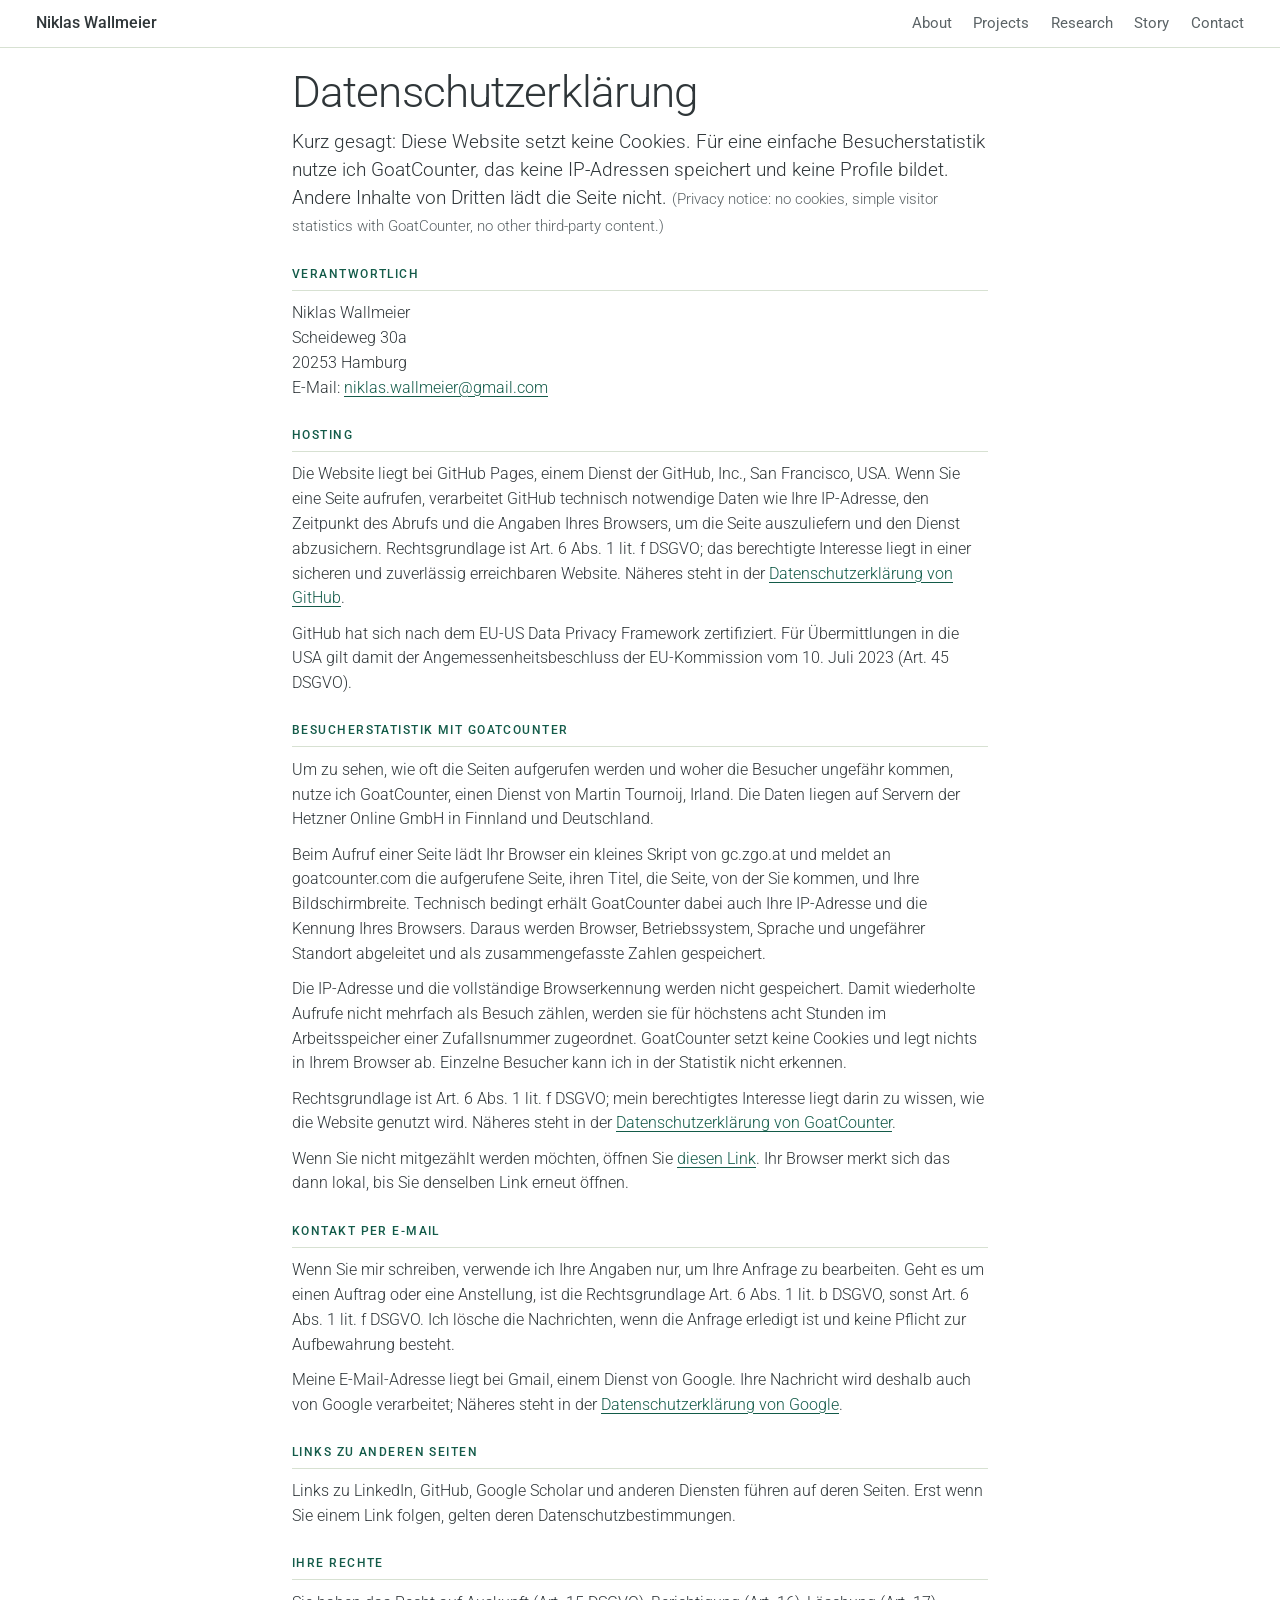
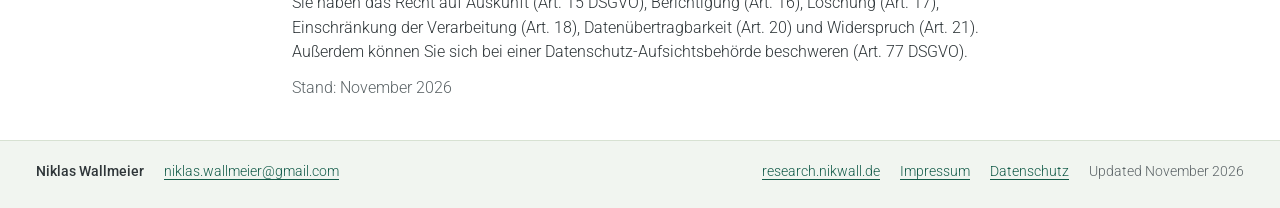
<file: datenschutz/index.html>
<!doctype html>
<html lang="de">
<head>
<meta charset="utf-8">
<meta name="viewport" content="width=device-width, initial-scale=1">
<title>Datenschutz · Niklas Wallmeier</title>
<meta name="description" content="Datenschutz, Niklas Wallmeier">
<link rel="canonical" href="https://nikwall.de/datenschutz/">
<meta property="og:title" content="Datenschutz · Niklas Wallmeier">
<meta property="og:description" content="Datenschutz, Niklas Wallmeier">
<meta property="og:url" content="https://nikwall.de/datenschutz/">
<meta property="og:type" content="website">
<link rel="icon" href="data:image/svg+xml,%3Csvg xmlns='http://www.w3.org/2000/svg' viewBox='0 0 64 64'%3E%3Crect width='64' height='64' rx='10' fill='%23135b49'/%3E%3Ccircle cx='22' cy='32' r='7' fill='%239dc09f'/%3E%3Ccircle cx='42' cy='32' r='7' fill='%23bb2649'/%3E%3C/svg%3E">
<link rel="stylesheet" href="../fonts/fonts.css">
<script data-goatcounter="https://nikwall.goatcounter.com/count" async src="https://gc.zgo.at/count.js"></script>
<link rel="stylesheet" href="../style.css">

</head>
<body>
<header class="bar"><div class="bar-in">
  <a class="brand" href="../">Niklas Wallmeier</a>
  <nav aria-label="Sections"><a href="../#about">About</a><a href="../#projects">Projects</a><a href="../#research">Research</a><a href="../#story">Story</a><a href="../#contact">Contact</a></nav>
</div></header>
<main class="page legal"><header class="page-head">
  <h1>Datenschutzerklärung</h1>
  <p class="lede">Kurz gesagt: Diese Website setzt keine Cookies. Für eine einfache Besucherstatistik nutze ich GoatCounter, das keine IP-Adressen speichert und keine Profile bildet. Andere Inhalte von Dritten lädt die Seite nicht. <span class="en">(Privacy notice: no cookies, simple visitor statistics with GoatCounter, no other third-party content.)</span></p>
</header>
<section>
  <h2>Verantwortlich</h2>
  <p>Niklas Wallmeier<br>Scheideweg 30a<br>20253 Hamburg<br>E-Mail: <a href="mailto:niklas.wallmeier@gmail.com">niklas.wallmeier@gmail.com</a></p>
</section>
<section>
  <h2>Hosting</h2>
  <p>Die Website liegt bei GitHub Pages, einem Dienst der GitHub, Inc., San Francisco, USA. Wenn Sie eine Seite aufrufen, verarbeitet GitHub technisch notwendige Daten wie Ihre IP-Adresse, den Zeitpunkt des Abrufs und die Angaben Ihres Browsers, um die Seite auszuliefern und den Dienst abzusichern. Rechtsgrundlage ist Art. 6 Abs. 1 lit. f DSGVO; das berechtigte Interesse liegt in einer sicheren und zuverlässig erreichbaren Website. Näheres steht in der <a href="https://docs.github.com/en/site-policy/privacy-policies/github-general-privacy-statement">Datenschutzerklärung von GitHub</a>.</p>
  <p>GitHub hat sich nach dem EU-US Data Privacy Framework zertifiziert. Für Übermittlungen in die USA gilt damit der Angemessenheitsbeschluss der EU-Kommission vom 10. Juli 2023 (Art. 45 DSGVO).</p>
</section>
<section>
  <h2>Besucherstatistik mit GoatCounter</h2>
  <p>Um zu sehen, wie oft die Seiten aufgerufen werden und woher die Besucher ungefähr kommen, nutze ich GoatCounter, einen Dienst von Martin Tournoij, Irland. Die Daten liegen auf Servern der Hetzner Online GmbH in Finnland und Deutschland.</p>
  <p>Beim Aufruf einer Seite lädt Ihr Browser ein kleines Skript von gc.zgo.at und meldet an goatcounter.com die aufgerufene Seite, ihren Titel, die Seite, von der Sie kommen, und Ihre Bildschirmbreite. Technisch bedingt erhält GoatCounter dabei auch Ihre IP-Adresse und die Kennung Ihres Browsers. Daraus werden Browser, Betriebssystem, Sprache und ungefährer Standort abgeleitet und als zusammengefasste Zahlen gespeichert.</p>
  <p>Die IP-Adresse und die vollständige Browserkennung werden nicht gespeichert. Damit wiederholte Aufrufe nicht mehrfach als Besuch zählen, werden sie für höchstens acht Stunden im Arbeitsspeicher einer Zufallsnummer zugeordnet. GoatCounter setzt keine Cookies und legt nichts in Ihrem Browser ab. Einzelne Besucher kann ich in der Statistik nicht erkennen.</p>
  <p>Rechtsgrundlage ist Art. 6 Abs. 1 lit. f DSGVO; mein berechtigtes Interesse liegt darin zu wissen, wie die Website genutzt wird. Näheres steht in der <a href="https://www.goatcounter.com/help/privacy">Datenschutzerklärung von GoatCounter</a>.</p>
  <p>Wenn Sie nicht mitgezählt werden möchten, öffnen Sie <a href="../#toggle-goatcounter">diesen Link</a>. Ihr Browser merkt sich das dann lokal, bis Sie denselben Link erneut öffnen.</p>
</section>
<section>
  <h2>Kontakt per E-Mail</h2>
  <p>Wenn Sie mir schreiben, verwende ich Ihre Angaben nur, um Ihre Anfrage zu bearbeiten. Geht es um einen Auftrag oder eine Anstellung, ist die Rechtsgrundlage Art. 6 Abs. 1 lit. b DSGVO, sonst Art. 6 Abs. 1 lit. f DSGVO. Ich lösche die Nachrichten, wenn die Anfrage erledigt ist und keine Pflicht zur Aufbewahrung besteht.</p>
  <p>Meine E-Mail-Adresse liegt bei Gmail, einem Dienst von Google. Ihre Nachricht wird deshalb auch von Google verarbeitet; Näheres steht in der <a href="https://policies.google.com/privacy?hl=de">Datenschutzerklärung von Google</a>.</p>
</section>
<section>
  <h2>Links zu anderen Seiten</h2>
  <p>Links zu LinkedIn, GitHub, Google Scholar und anderen Diensten führen auf deren Seiten. Erst wenn Sie einem Link folgen, gelten deren Datenschutzbestimmungen.</p>
</section>
<section>
  <h2>Ihre Rechte</h2>
  <p>Sie haben das Recht auf Auskunft (Art. 15 DSGVO), Berichtigung (Art. 16), Löschung (Art. 17), Einschränkung der Verarbeitung (Art. 18), Datenübertragbarkeit (Art. 20) und Widerspruch (Art. 21). Außerdem können Sie sich bei einer Datenschutz-Aufsichtsbehörde beschweren (Art. 77 DSGVO).</p>
  <p class="quiet">Stand: November 2026</p>
</section>
</main>
<footer class="foot"><div class="foot-in">
  <div><p class="foot-name">Niklas Wallmeier</p><p><a href="mailto:niklas.wallmeier@gmail.com">niklas.wallmeier@gmail.com</a></p></div>
  <div class="foot-links"><a href="https://research.nikwall.de/">research.nikwall.de</a><a href="../impressum/">Impressum</a><a href="../datenschutz/">Datenschutz</a><span>Updated November 2026</span></div>
</div></footer>
<script src="../app.js" defer></script>
</body>
</html>
</file>
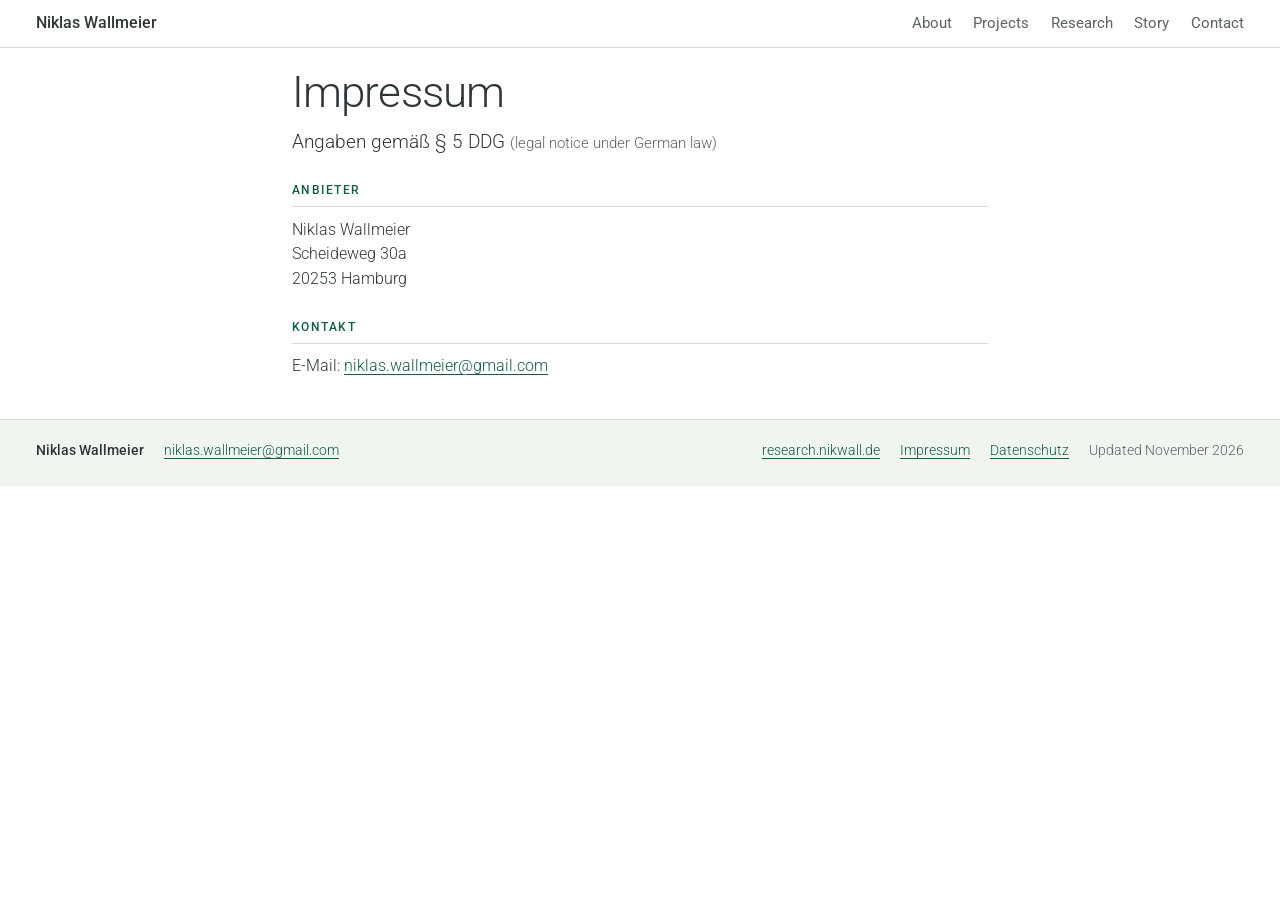
<file: impressum/index.html>
<!doctype html>
<html lang="de">
<head>
<meta charset="utf-8">
<meta name="viewport" content="width=device-width, initial-scale=1">
<title>Impressum · Niklas Wallmeier</title>
<meta name="description" content="Impressum, Niklas Wallmeier">
<link rel="canonical" href="https://nikwall.de/impressum/">
<meta property="og:title" content="Impressum · Niklas Wallmeier">
<meta property="og:description" content="Impressum, Niklas Wallmeier">
<meta property="og:url" content="https://nikwall.de/impressum/">
<meta property="og:type" content="website">
<link rel="icon" href="data:image/svg+xml,%3Csvg xmlns='http://www.w3.org/2000/svg' viewBox='0 0 64 64'%3E%3Crect width='64' height='64' rx='10' fill='%23135b49'/%3E%3Ccircle cx='22' cy='32' r='7' fill='%239dc09f'/%3E%3Ccircle cx='42' cy='32' r='7' fill='%23bb2649'/%3E%3C/svg%3E">
<link rel="stylesheet" href="../fonts/fonts.css">
<script data-goatcounter="https://nikwall.goatcounter.com/count" async src="https://gc.zgo.at/count.js"></script>
<link rel="stylesheet" href="../style.css">

</head>
<body>
<header class="bar"><div class="bar-in">
  <a class="brand" href="../">Niklas Wallmeier</a>
  <nav aria-label="Sections"><a href="../#about">About</a><a href="../#projects">Projects</a><a href="../#research">Research</a><a href="../#story">Story</a><a href="../#contact">Contact</a></nav>
</div></header>
<main class="page legal"><header class="page-head">
  <h1>Impressum</h1>
  <p class="lede">Angaben gemäß § 5 DDG <span class="en">(legal notice under German law)</span></p>
</header>
<section>
  <h2>Anbieter</h2>
  <p>Niklas Wallmeier<br>Scheideweg 30a<br>20253 Hamburg</p>
</section>
<section>
  <h2>Kontakt</h2>
  <p>E-Mail: <a href="mailto:niklas.wallmeier@gmail.com">niklas.wallmeier@gmail.com</a></p>
</section>
</main>
<footer class="foot"><div class="foot-in">
  <div><p class="foot-name">Niklas Wallmeier</p><p><a href="mailto:niklas.wallmeier@gmail.com">niklas.wallmeier@gmail.com</a></p></div>
  <div class="foot-links"><a href="https://research.nikwall.de/">research.nikwall.de</a><a href="../impressum/">Impressum</a><a href="../datenschutz/">Datenschutz</a><span>Updated November 2026</span></div>
</div></footer>
<script src="../app.js" defer></script>
</body>
</html>
</file>
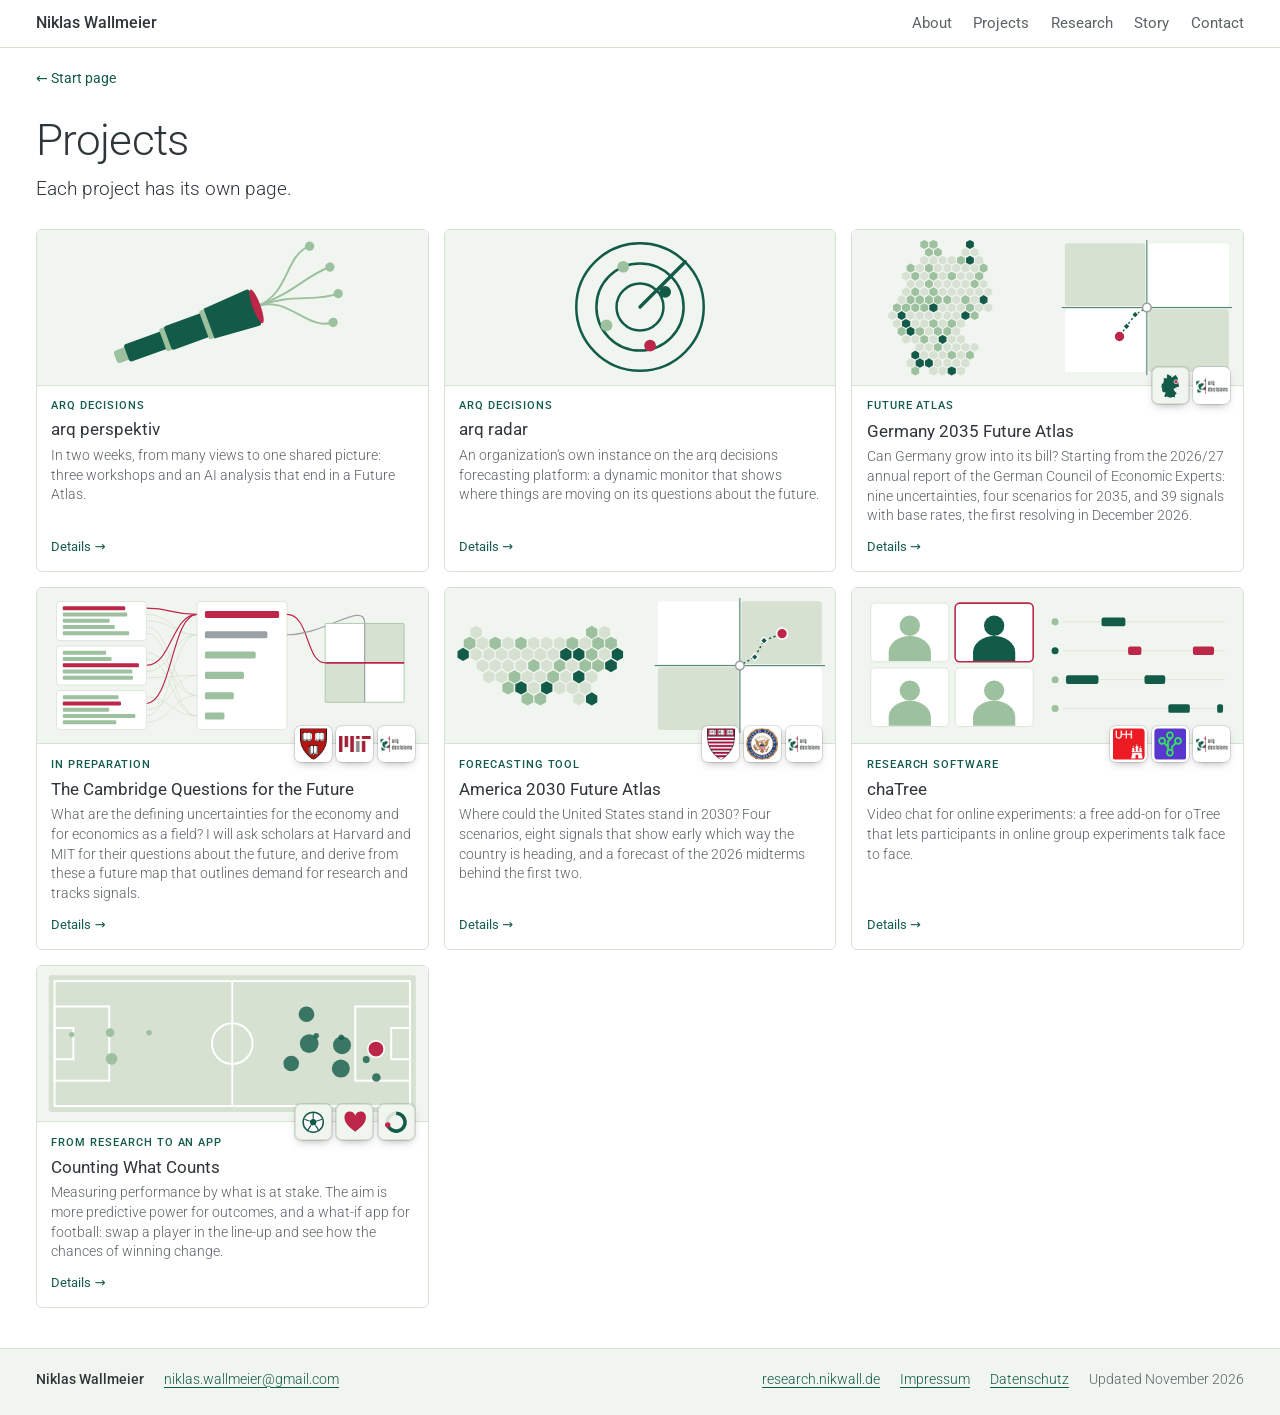
<file: projects/index.html>
<!doctype html>
<html lang="en">
<head>
<meta charset="utf-8">
<meta name="viewport" content="width=device-width, initial-scale=1">
<title>Projects · Niklas Wallmeier</title>
<meta name="description" content="Projects by Niklas Wallmeier: tools, research software and work in preparation.">
<link rel="canonical" href="https://nikwall.de/projects/">
<meta property="og:title" content="Projects · Niklas Wallmeier">
<meta property="og:description" content="Projects by Niklas Wallmeier: tools, research software and work in preparation.">
<meta property="og:url" content="https://nikwall.de/projects/">
<meta property="og:type" content="website">
<link rel="icon" href="data:image/svg+xml,%3Csvg xmlns='http://www.w3.org/2000/svg' viewBox='0 0 64 64'%3E%3Crect width='64' height='64' rx='10' fill='%23135b49'/%3E%3Ccircle cx='22' cy='32' r='7' fill='%239dc09f'/%3E%3Ccircle cx='42' cy='32' r='7' fill='%23bb2649'/%3E%3C/svg%3E">
<link rel="stylesheet" href="../fonts/fonts.css">
<script data-goatcounter="https://nikwall.goatcounter.com/count" async src="https://gc.zgo.at/count.js"></script>
<link rel="stylesheet" href="../style.css">

</head>
<body>
<header class="bar"><div class="bar-in">
  <a class="brand" href="../">Niklas Wallmeier</a>
  <nav aria-label="Sections"><a href="../#about">About</a><a href="../#projects">Projects</a><a href="../#research">Research</a><a href="../#story">Story</a><a href="../#contact">Contact</a></nav>
</div></header>

<main class="page page-wide">
  <a class="back" href="../#projects">Start page</a>
  <header class="page-head"><h1>Projects</h1><p class="lede">Each project has its own page.</p></header>
  <ol class="cards three">
<li class="card">
  <a href="arq-perspektiv/">
    <div class="card-vis"><img class="cover" src="../media/arq-perspektiv/symbol.svg" alt="The arq perspektiv symbol: a hand telescope whose sight lines meet in the lens"></div>
    <div class="card-body">
      
      <p class="kicker"><span>arq decisions</span></p>
      <h3>arq perspektiv</h3>
      <p class="sum">In two weeks, from many views to one shared picture: three workshops and an AI analysis that end in a Future Atlas.</p>
      <span class="go">Details</span>
    </div>
  </a>
</li>
<li class="card">
  <a href="arq-radar/">
    <div class="card-vis"><img class="cover" src="../media/arq-radar/symbol.svg" alt="The arq radar symbol: three rings, a sweep and the signals it picks up"></div>
    <div class="card-body">
      
      <p class="kicker"><span>arq decisions</span></p>
      <h3>arq radar</h3>
      <p class="sum">An organization&#x27;s own instance on the arq decisions forecasting platform: a dynamic monitor that shows where things are moving on its questions about the future.</p>
      <span class="go">Details</span>
    </div>
  </a>
</li>
<li class="card">
  <a href="germany-2035-future-atlas/">
    <div class="card-vis"><svg class="cover" viewBox="0 0 1000 400" preserveAspectRatio="xMidYMid slice" aria-hidden="true"><rect width="1000" height="400" fill="#f1f5f0"/><polygon points="195,44 185,50 175,44 175,32 185,27 195,32" fill="#9dc09f"/><polygon points="219,44 209,50 198,44 198,32 209,27 219,32" fill="#9dc09f"/><polygon points="312,44 302,50 292,44 292,32 302,27 312,32" fill="#135b49"/><polygon points="207,64 197,70 187,64 187,53 197,47 207,53" fill="#9dc09f"/><polygon points="230,64 220,70 210,64 210,53 220,47 230,53" fill="#9dc09f"/><polygon points="301,64 290,70 280,64 280,53 290,47 301,53" fill="#d7e1d2"/><polygon points="324,64 314,70 304,64 304,53 314,47 324,53" fill="#d7e1d2"/><polygon points="195,85 185,90 175,85 175,73 185,67 195,73" fill="#d7e1d2"/><polygon points="219,85 209,90 198,85 198,73 209,67 219,73" fill="#d7e1d2"/><polygon points="242,85 232,90 222,85 222,73 232,67 242,73" fill="#d7e1d2"/><polygon points="266,85 255,90 245,85 245,73 255,67 266,73" fill="#d7e1d2"/><polygon points="289,85 279,90 269,85 269,73 279,67 289,73" fill="#9dc09f"/><polygon points="312,85 302,90 292,85 292,73 302,67 312,73" fill="#135b49"/><polygon points="336,85 326,90 315,85 315,73 326,67 336,73" fill="#d7e1d2"/><polygon points="160,105 150,111 140,105 140,93 150,87 160,93" fill="#9dc09f"/><polygon points="184,105 174,111 163,105 163,93 174,87 184,93" fill="#d7e1d2"/><polygon points="207,105 197,111 187,105 187,93 197,87 207,93" fill="#9dc09f"/><polygon points="230,105 220,111 210,105 210,93 220,87 230,93" fill="#d7e1d2"/><polygon points="254,105 244,111 234,105 234,93 244,87 254,93" fill="#d7e1d2"/><polygon points="277,105 267,111 257,105 257,93 267,87 277,93" fill="#d7e1d2"/><polygon points="301,105 290,111 280,105 280,93 290,87 301,93" fill="#d7e1d2"/><polygon points="324,105 314,111 304,105 304,93 314,87 324,93" fill="#d7e1d2"/><polygon points="347,105 337,111 327,105 327,93 337,87 347,93" fill="#9dc09f"/><polygon points="149,125 138,131 128,125 128,113 138,108 149,113" fill="#d7e1d2"/><polygon points="172,125 162,131 152,125 152,113 162,108 172,113" fill="#9dc09f"/><polygon points="195,125 185,131 175,125 175,113 185,108 195,113" fill="#d7e1d2"/><polygon points="219,125 209,131 198,125 198,113 209,108 219,113" fill="#9dc09f"/><polygon points="242,125 232,131 222,125 222,113 232,108 242,113" fill="#d7e1d2"/><polygon points="266,125 255,131 245,125 245,113 255,108 266,113" fill="#9dc09f"/><polygon points="289,125 279,131 269,125 269,113 279,108 289,113" fill="#d7e1d2"/><polygon points="312,125 302,131 292,125 292,113 302,108 312,113" fill="#d7e1d2"/><polygon points="336,125 326,131 315,125 315,113 326,108 336,113" fill="#9dc09f"/><polygon points="160,145 150,151 140,145 140,134 150,128 160,134" fill="#d7e1d2"/><polygon points="184,145 174,151 163,145 163,134 174,128 184,134" fill="#d7e1d2"/><polygon points="207,145 197,151 187,145 187,134 197,128 207,134" fill="#9dc09f"/><polygon points="230,145 220,151 210,145 210,134 220,128 230,134" fill="#d7e1d2"/><polygon points="254,145 244,151 234,145 234,134 244,128 254,134" fill="#d7e1d2"/><polygon points="277,145 267,151 257,145 257,134 267,128 277,134" fill="#d7e1d2"/><polygon points="301,145 290,151 280,145 280,134 290,128 301,134" fill="#d7e1d2"/><polygon points="324,145 314,151 304,145 304,134 314,128 324,134" fill="#9dc09f"/><polygon points="347,145 337,151 327,145 327,134 337,128 347,134" fill="#d7e1d2"/><polygon points="149,166 138,171 128,166 128,154 138,148 149,154" fill="#d7e1d2"/><polygon points="172,166 162,171 152,166 152,154 162,148 172,154" fill="#9dc09f"/><polygon points="195,166 185,171 175,166 175,154 185,148 195,154" fill="#d7e1d2"/><polygon points="219,166 209,171 198,166 198,154 209,148 219,154" fill="#9dc09f"/><polygon points="242,166 232,171 222,166 222,154 232,148 242,154" fill="#d7e1d2"/><polygon points="266,166 255,171 245,166 245,154 255,148 266,154" fill="#d7e1d2"/><polygon points="289,166 279,171 269,166 269,154 279,148 289,154" fill="#d7e1d2"/><polygon points="312,166 302,171 292,166 292,154 302,148 312,154" fill="#d7e1d2"/><polygon points="336,166 326,171 315,166 315,154 326,148 336,154" fill="#d7e1d2"/><polygon points="359,166 349,171 339,166 339,154 349,148 359,154" fill="#d7e1d2"/><polygon points="137,186 127,192 117,186 117,174 127,168 137,174" fill="#d7e1d2"/><polygon points="160,186 150,192 140,186 140,174 150,168 160,174" fill="#9dc09f"/><polygon points="184,186 174,192 163,186 163,174 174,168 184,174" fill="#9dc09f"/><polygon points="207,186 197,192 187,186 187,174 197,168 207,174" fill="#9dc09f"/><polygon points="230,186 220,192 210,186 210,174 220,168 230,174" fill="#9dc09f"/><polygon points="254,186 244,192 234,186 234,174 244,168 254,174" fill="#9dc09f"/><polygon points="277,186 267,192 257,186 257,174 267,168 277,174" fill="#d7e1d2"/><polygon points="301,186 290,192 280,186 280,174 290,168 301,174" fill="#9dc09f"/><polygon points="324,186 314,192 304,186 304,174 314,168 324,174" fill="#d7e1d2"/><polygon points="347,186 337,192 327,186 327,174 337,168 347,174" fill="#135b49"/><polygon points="125,206 115,212 105,206 105,194 115,189 125,194" fill="#9dc09f"/><polygon points="149,206 138,212 128,206 128,194 138,189 149,194" fill="#9dc09f"/><polygon points="172,206 162,212 152,206 152,194 162,189 172,194" fill="#9dc09f"/><polygon points="195,206 185,212 175,206 175,194 185,189 195,194" fill="#9dc09f"/><polygon points="219,206 209,212 198,206 198,194 209,189 219,194" fill="#135b49"/><polygon points="242,206 232,212 222,206 222,194 232,189 242,194" fill="#d7e1d2"/><polygon points="266,206 255,212 245,206 245,194 255,189 266,194" fill="#d7e1d2"/><polygon points="289,206 279,212 269,206 269,194 279,189 289,194" fill="#d7e1d2"/><polygon points="312,206 302,212 292,206 292,194 302,189 312,194" fill="#9dc09f"/><polygon points="336,206 326,212 315,206 315,194 326,189 336,194" fill="#d7e1d2"/><polygon points="359,206 349,212 339,206 339,194 349,189 359,194" fill="#d7e1d2"/><polygon points="114,226 103,232 93,226 93,215 103,209 114,215" fill="#d7e1d2"/><polygon points="137,226 127,232 117,226 117,215 127,209 137,215" fill="#135b49"/><polygon points="160,226 150,232 140,226 140,215 150,209 160,215" fill="#d7e1d2"/><polygon points="184,226 174,232 163,226 163,215 174,209 184,215" fill="#d7e1d2"/><polygon points="207,226 197,232 187,226 187,215 197,209 207,215" fill="#d7e1d2"/><polygon points="230,226 220,232 210,226 210,215 220,209 230,215" fill="#d7e1d2"/><polygon points="254,226 244,232 234,226 234,215 244,209 254,215" fill="#d7e1d2"/><polygon points="277,226 267,232 257,226 257,215 267,209 277,215" fill="#d7e1d2"/><polygon points="301,226 290,232 280,226 280,215 290,209 301,215" fill="#135b49"/><polygon points="324,226 314,232 304,226 304,215 314,209 324,215" fill="#9dc09f"/><polygon points="125,247 115,252 105,247 105,235 115,229 125,235" fill="#d7e1d2"/><polygon points="149,247 138,252 128,247 128,235 138,229 149,235" fill="#135b49"/><polygon points="172,247 162,252 152,247 152,235 162,229 172,235" fill="#d7e1d2"/><polygon points="195,247 185,252 175,247 175,235 185,229 195,235" fill="#d7e1d2"/><polygon points="219,247 209,252 198,247 198,235 209,229 219,235" fill="#9dc09f"/><polygon points="242,247 232,252 222,247 222,235 232,229 242,235" fill="#d7e1d2"/><polygon points="266,247 255,252 245,247 245,235 255,229 266,235" fill="#9dc09f"/><polygon points="289,247 279,252 269,247 269,235 279,229 289,235" fill="#d7e1d2"/><polygon points="137,267 127,273 117,267 117,255 127,249 137,255" fill="#9dc09f"/><polygon points="160,267 150,273 140,267 140,255 150,249 160,255" fill="#135b49"/><polygon points="184,267 174,273 163,267 163,255 174,249 184,255" fill="#9dc09f"/><polygon points="207,267 197,273 187,267 187,255 197,249 207,255" fill="#d7e1d2"/><polygon points="230,267 220,273 210,267 210,255 220,249 230,255" fill="#9dc09f"/><polygon points="254,267 244,273 234,267 234,255 244,249 254,255" fill="#9dc09f"/><polygon points="277,267 267,273 257,267 257,255 267,249 277,255" fill="#d7e1d2"/><polygon points="149,287 138,293 128,287 128,275 138,270 149,275" fill="#d7e1d2"/><polygon points="172,287 162,293 152,287 152,275 162,270 172,275" fill="#d7e1d2"/><polygon points="195,287 185,293 175,287 175,275 185,270 195,275" fill="#9dc09f"/><polygon points="219,287 209,293 198,287 198,275 209,270 219,275" fill="#d7e1d2"/><polygon points="242,287 232,293 222,287 222,275 232,270 242,275" fill="#135b49"/><polygon points="266,287 255,293 245,287 245,275 255,270 266,275" fill="#d7e1d2"/><polygon points="289,287 279,293 269,287 269,275 279,270 289,275" fill="#d7e1d2"/><polygon points="184,307 174,313 163,307 163,296 174,290 184,296" fill="#d7e1d2"/><polygon points="207,307 197,313 187,307 187,296 197,290 207,296" fill="#d7e1d2"/><polygon points="230,307 220,313 210,307 210,296 220,290 230,296" fill="#9dc09f"/><polygon points="254,307 244,313 234,307 234,296 244,290 254,296" fill="#d7e1d2"/><polygon points="277,307 267,313 257,307 257,296 267,290 277,296" fill="#d7e1d2"/><polygon points="301,307 290,313 280,307 280,296 290,290 301,296" fill="#d7e1d2"/><polygon points="324,307 314,313 304,307 304,296 314,290 324,296" fill="#d7e1d2"/><polygon points="172,328 162,333 152,328 152,316 162,310 172,316" fill="#135b49"/><polygon points="195,328 185,333 175,328 175,316 185,310 195,316" fill="#d7e1d2"/><polygon points="219,328 209,333 198,328 198,316 209,310 219,316" fill="#d7e1d2"/><polygon points="242,328 232,333 222,328 222,316 232,310 242,316" fill="#d7e1d2"/><polygon points="266,328 255,333 245,328 245,316 255,310 266,316" fill="#9dc09f"/><polygon points="289,328 279,333 269,328 269,316 279,310 289,316" fill="#d7e1d2"/><polygon points="312,328 302,333 292,328 292,316 302,310 312,316" fill="#9dc09f"/><polygon points="160,348 150,354 140,348 140,336 150,330 160,336" fill="#d7e1d2"/><polygon points="184,348 174,354 163,348 163,336 174,330 184,336" fill="#135b49"/><polygon points="207,348 197,354 187,348 187,336 197,330 207,336" fill="#135b49"/><polygon points="230,348 220,354 210,348 210,336 220,330 230,336" fill="#d7e1d2"/><polygon points="254,348 244,354 234,348 234,336 244,330 254,336" fill="#d7e1d2"/><polygon points="277,348 267,354 257,348 257,336 267,330 277,336" fill="#d7e1d2"/><polygon points="301,348 290,354 280,348 280,336 290,330 301,336" fill="#d7e1d2"/><polygon points="172,368 162,374 152,368 152,356 162,351 172,356" fill="#9dc09f"/><polygon points="219,368 209,374 198,368 198,356 209,351 219,356" fill="#d7e1d2"/><polygon points="242,368 232,374 222,368 222,356 232,351 242,356" fill="#d7e1d2"/><polygon points="266,368 255,374 245,368 245,356 255,351 266,356" fill="#135b49"/><polygon points="289,368 279,374 269,368 269,356 279,351 289,356" fill="#d7e1d2"/><rect x="545" y="35" width="206" height="161" rx="8" fill="#d7e1d2"/><rect x="759" y="35" width="206" height="161" rx="8" fill="#ffffff"/><rect x="545" y="204" width="206" height="161" rx="8" fill="#ffffff"/><rect x="759" y="204" width="206" height="161" rx="8" fill="#d7e1d2"/><line x1="537" y1="200" x2="973" y2="200" stroke="#135b49" stroke-width="2"/><line x1="755" y1="27" x2="755" y2="373" stroke="#135b49" stroke-width="2"/><polyline points="755,200 725,218 703,248 685,274" fill="none" stroke="#135b49" stroke-width="4" stroke-dasharray="2 10" stroke-linecap="round"/><path d="M725 209 L734 218 L725 227 L716 218 Z" fill="#135b49" stroke="#ffffff" stroke-width="3"/><path d="M703 239 L712 248 L703 257 L694 248 Z" fill="#135b49" stroke="#ffffff" stroke-width="3"/><circle cx="755" cy="200" r="11" fill="#ffffff" stroke="#9ba0a5" stroke-width="4"/><circle cx="685" cy="274" r="14" fill="#bb2649" stroke="#ffffff" stroke-width="4"/></svg></div>
    <div class="card-body has-marks" style="--marks:2">
      <span class="pmarks"><span class="logo icon" role="img" aria-label="Germany" title="Germany"><svg viewBox="0 0 48 48" aria-hidden="true"><polygon points="17.9,4.1 22.4,4.7 23.0,6.7 26.1,6.1 25.5,9.0 27.3,8.8 29.4,7.8 30.8,6.3 33.7,5.2 35.0,8.0 36.4,9.0 36.5,10.3 37.0,12.4 36.2,14.8 37.7,16.1 37.5,17.4 38.0,19.5 38.2,21.6 39.0,23.7 38.3,25.3 36.7,25.0 34.0,26.3 32.2,27.6 29.8,28.1 30.4,31.0 32.1,33.1 33.7,34.7 35.0,36.3 33.9,37.2 32.4,38.9 31.6,40.7 32.4,42.9 29.8,42.3 27.8,42.4 25.8,43.3 24.0,42.5 23.2,44.0 22.4,42.5 21.4,42.6 19.9,42.0 17.9,41.5 16.6,42.3 14.6,42.4 14.4,39.7 15.3,37.0 16.6,35.1 14.6,34.4 12.6,34.2 10.7,32.6 10.5,31.0 9.8,29.2 10.7,28.1 9.8,26.6 9.3,25.8 9.0,24.2 9.7,23.4 10.0,21.9 9.2,20.0 11.6,19.8 12.0,18.7 12.8,17.9 12.8,15.8 13.3,14.0 13.3,12.7 12.6,10.9 15.3,10.2 16.3,11.1 17.6,10.9 18.2,9.4 19.2,9.3 18.7,8.2 17.9,6.9 18.9,6.1 17.9,4.1" fill="#135b49"/><circle cx="33.7" cy="16.5" r="3.2" fill="#bb2649" stroke="#ffffff" stroke-width="1.2"/></svg></span><img class="logo" src="../media/logos/arq.png" alt="arq decisions" title="arq decisions"></span>
      <p class="kicker"><span>Future atlas</span></p>
      <h3>Germany 2035 Future Atlas</h3>
      <p class="sum">Can Germany grow into its bill? Starting from the 2026/27 annual report of the German Council of Economic Experts: nine uncertainties, four scenarios for 2035, and 39 signals with base rates, the first resolving in December 2026.</p>
      <span class="go">Details</span>
    </div>
  </a>
</li>
<li class="card">
  <a href="cambridge-questions/">
    <div class="card-vis"><svg class="cover" viewBox="0 0 1000 400" preserveAspectRatio="xMidYMid slice" aria-hidden="true"><rect width="1000" height="400" fill="#f1f5f0"/><path d="M280 69 C345 69 345 121 410 121" fill="none" stroke="#d7e1d2" stroke-width="2"/><path d="M280 85 C345 85 345 121 410 121" fill="none" stroke="#d7e1d2" stroke-width="2"/><path d="M280 101 C345 101 345 277 410 277" fill="none" stroke="#d7e1d2" stroke-width="2"/><path d="M280 117 C345 117 345 329 410 329" fill="none" stroke="#d7e1d2" stroke-width="2"/><path d="M280 167 C345 167 345 277 410 277" fill="none" stroke="#d7e1d2" stroke-width="2"/><path d="M280 183 C345 183 345 329 410 329" fill="none" stroke="#d7e1d2" stroke-width="2"/><path d="M280 215 C345 215 345 121 410 121" fill="none" stroke="#d7e1d2" stroke-width="2"/><path d="M280 231 C345 231 345 225 410 225" fill="none" stroke="#d7e1d2" stroke-width="2"/><path d="M280 281 C345 281 345 329 410 329" fill="none" stroke="#d7e1d2" stroke-width="2"/><path d="M280 313 C345 313 345 225 410 225" fill="none" stroke="#d7e1d2" stroke-width="2"/><path d="M280 329 C345 329 345 121 410 121" fill="none" stroke="#d7e1d2" stroke-width="2"/><path d="M280 345 C345 345 345 277 410 277" fill="none" stroke="#d7e1d2" stroke-width="2"/><path d="M280 53 C345 53 345 69 410 69" fill="none" stroke="#bb2649" stroke-width="3"/><path d="M280 199 C345 199 345 69 410 69" fill="none" stroke="#bb2649" stroke-width="3"/><path d="M280 297 C345 297 345 69 410 69" fill="none" stroke="#bb2649" stroke-width="3"/><rect x="50" y="36" width="230" height="100" rx="8" fill="#ffffff" stroke="#d7e1d2" stroke-width="2"/><rect x="66" y="48" width="160" height="10" rx="3" fill="#bb2649"/><rect x="66" y="64" width="165" height="10" rx="3" fill="#9dc09f"/><rect x="66" y="80" width="120" height="10" rx="3" fill="#9dc09f"/><rect x="66" y="96" width="133" height="10" rx="3" fill="#9dc09f"/><rect x="66" y="112" width="170" height="10" rx="3" fill="#9dc09f"/><rect x="50" y="150" width="230" height="100" rx="8" fill="#ffffff" stroke="#d7e1d2" stroke-width="2"/><rect x="66" y="162" width="111" height="10" rx="3" fill="#9dc09f"/><rect x="66" y="178" width="125" height="10" rx="3" fill="#9dc09f"/><rect x="66" y="194" width="195" height="10" rx="3" fill="#bb2649"/><rect x="66" y="210" width="178" height="10" rx="3" fill="#9dc09f"/><rect x="66" y="226" width="180" height="10" rx="3" fill="#9dc09f"/><rect x="50" y="264" width="230" height="100" rx="8" fill="#ffffff" stroke="#d7e1d2" stroke-width="2"/><rect x="66" y="276" width="143" height="10" rx="3" fill="#9dc09f"/><rect x="66" y="292" width="149" height="10" rx="3" fill="#bb2649"/><rect x="66" y="308" width="119" height="10" rx="3" fill="#9dc09f"/><rect x="66" y="324" width="186" height="10" rx="3" fill="#9dc09f"/><rect x="66" y="340" width="137" height="10" rx="3" fill="#9dc09f"/><rect x="410" y="36" width="230" height="328" rx="8" fill="#ffffff" stroke="#d7e1d2" stroke-width="2"/><rect x="430" y="60" width="190" height="18" rx="4" fill="#bb2649"/><rect x="430" y="112" width="160" height="18" rx="4" fill="#9ba0a5"/><rect x="430" y="164" width="130" height="18" rx="4" fill="#9dc09f"/><rect x="430" y="216" width="100" height="18" rx="4" fill="#9dc09f"/><rect x="430" y="268" width="74" height="18" rx="4" fill="#9dc09f"/><rect x="430" y="320" width="50" height="18" rx="4" fill="#9dc09f"/><path d="M640 69 C698 69 688 193 738 193" fill="none" stroke="#bb2649" stroke-width="3"/><path d="M640 121 C738 121 839 32 839 92" fill="none" stroke="#9ba0a5" stroke-width="3"/><rect x="738" y="92" width="101" height="101" fill="#ffffff"/><rect x="839" y="92" width="101" height="101" fill="#d7e1d2"/><rect x="738" y="193" width="101" height="101" fill="#d7e1d2"/><rect x="839" y="193" width="101" height="101" fill="#ffffff"/><rect x="738" y="92" width="202" height="202" rx="2" fill="none" stroke="#9dc09f" stroke-width="2"/><line x1="839" y1="92" x2="839" y2="294" stroke="#9ba0a5" stroke-width="3"/><line x1="738" y1="193" x2="940" y2="193" stroke="#bb2649" stroke-width="4"/></svg></div>
    <div class="card-body has-marks" style="--marks:3">
      <span class="pmarks"><img class="logo" src="../media/logos/harvard.png" alt="Harvard University" title="Harvard University"><img class="logo" src="../media/logos/mit.png" alt="Massachusetts Institute of Technology" title="Massachusetts Institute of Technology"><img class="logo" src="../media/logos/arq.png" alt="arq decisions" title="arq decisions"></span>
      <p class="kicker"><span>In preparation</span></p>
      <h3>The Cambridge Questions for the Future</h3>
      <p class="sum">What are the defining uncertainties for the economy and for economics as a field? I will ask scholars at Harvard and MIT for their questions about the future, and derive from these a future map that outlines demand for research and tracks signals.</p>
      <span class="go">Details</span>
    </div>
  </a>
</li>
<li class="card">
  <a href="america-2030-future-atlas/">
    <div class="card-vis"><svg class="cover" viewBox="0 0 1000 400" preserveAspectRatio="xMidYMid slice" aria-hidden="true"><rect width="1000" height="400" fill="#f1f5f0"/><polygon points="94,123 79,132 65,123 65,106 79,98 94,106" fill="#d7e1d2"/><polygon points="390,123 376,132 361,123 361,106 376,98 390,106" fill="#9dc09f"/><polygon points="423,123 408,132 394,123 394,106 408,98 423,106" fill="#d7e1d2"/><polygon points="78,152 63,160 48,152 48,134 63,126 78,134" fill="#9dc09f"/><polygon points="111,152 96,160 81,152 81,134 96,126 111,134" fill="#d7e1d2"/><polygon points="143,152 129,160 114,152 114,134 129,126 143,134" fill="#9dc09f"/><polygon points="176,152 162,160 147,152 147,134 162,126 176,134" fill="#d7e1d2"/><polygon points="209,152 195,160 180,152 180,134 195,126 209,134" fill="#9dc09f"/><polygon points="242,152 227,160 213,152 213,134 227,126 242,134" fill="#d7e1d2"/><polygon points="275,152 260,160 246,152 246,134 260,126 275,134" fill="#d7e1d2"/><polygon points="308,152 293,160 279,152 279,134 293,126 308,134" fill="#d7e1d2"/><polygon points="341,152 326,160 311,152 311,134 326,126 341,134" fill="#9dc09f"/><polygon points="374,152 359,160 344,152 344,134 359,126 374,134" fill="#d7e1d2"/><polygon points="407,152 392,160 377,152 377,134 392,126 407,134" fill="#9dc09f"/><polygon points="440,152 425,160 410,152 410,134 425,126 440,134" fill="#9dc09f"/><polygon points="61,180 46,188 32,180 32,163 46,154 61,163" fill="#135b49"/><polygon points="94,180 79,188 65,180 65,163 79,154 94,163" fill="#d7e1d2"/><polygon points="127,180 112,188 98,180 98,163 112,154 127,163" fill="#d7e1d2"/><polygon points="160,180 145,188 130,180 130,163 145,154 160,163" fill="#d7e1d2"/><polygon points="193,180 178,188 163,180 163,163 178,154 193,163" fill="#d7e1d2"/><polygon points="226,180 211,188 196,180 196,163 211,154 226,163" fill="#d7e1d2"/><polygon points="259,180 244,188 229,180 229,163 244,154 259,163" fill="#d7e1d2"/><polygon points="292,180 277,188 262,180 262,163 277,154 292,163" fill="#d7e1d2"/><polygon points="324,180 310,188 295,180 295,163 310,154 324,163" fill="#135b49"/><polygon points="357,180 343,188 328,180 328,163 343,154 357,163" fill="#135b49"/><polygon points="390,180 376,188 361,180 361,163 376,154 390,163" fill="#9dc09f"/><polygon points="423,180 408,188 394,180 394,163 408,154 423,163" fill="#d7e1d2"/><polygon points="456,180 441,188 427,180 427,163 441,154 456,163" fill="#135b49"/><polygon points="111,208 96,217 81,208 81,192 96,183 111,192" fill="#d7e1d2"/><polygon points="143,208 129,217 114,208 114,192 129,183 143,192" fill="#d7e1d2"/><polygon points="176,208 162,217 147,208 147,192 162,183 176,192" fill="#d7e1d2"/><polygon points="209,208 195,217 180,208 180,192 195,183 209,192" fill="#d7e1d2"/><polygon points="242,208 227,217 213,208 213,192 227,183 242,192" fill="#9dc09f"/><polygon points="275,208 260,217 246,208 246,192 260,183 275,192" fill="#d7e1d2"/><polygon points="308,208 293,217 279,208 279,192 293,183 308,192" fill="#9dc09f"/><polygon points="341,208 326,217 311,208 311,192 326,183 341,192" fill="#d7e1d2"/><polygon points="374,208 359,217 344,208 344,192 359,183 374,192" fill="#9dc09f"/><polygon points="407,208 392,217 377,208 377,192 392,183 407,192" fill="#9dc09f"/><polygon points="440,208 425,217 410,208 410,192 425,183 440,192" fill="#135b49"/><polygon points="127,237 112,246 98,237 98,220 112,212 127,220" fill="#d7e1d2"/><polygon points="160,237 145,246 130,237 130,220 145,212 160,220" fill="#d7e1d2"/><polygon points="193,237 178,246 163,237 163,220 178,212 193,220" fill="#9dc09f"/><polygon points="226,237 211,246 196,237 196,220 211,212 226,220" fill="#d7e1d2"/><polygon points="259,237 244,246 229,237 229,220 244,212 259,220" fill="#d7e1d2"/><polygon points="292,237 277,246 262,237 262,220 277,212 292,220" fill="#9dc09f"/><polygon points="324,237 310,246 295,237 295,220 310,212 324,220" fill="#d7e1d2"/><polygon points="357,237 343,246 328,237 328,220 343,212 357,220" fill="#135b49"/><polygon points="390,237 376,246 361,237 361,220 376,212 390,220" fill="#d7e1d2"/><polygon points="176,266 162,274 147,266 147,248 162,240 176,248" fill="#9dc09f"/><polygon points="209,266 195,274 180,266 180,248 195,240 209,248" fill="#135b49"/><polygon points="242,266 227,274 213,266 213,248 227,240 242,248" fill="#d7e1d2"/><polygon points="275,266 260,274 246,266 246,248 260,240 275,248" fill="#135b49"/><polygon points="308,266 293,274 279,266 279,248 293,240 308,248" fill="#d7e1d2"/><polygon points="341,266 326,274 311,266 311,248 326,240 341,248" fill="#d7e1d2"/><polygon points="374,266 359,274 344,266 344,248 359,240 374,248" fill="#d7e1d2"/><polygon points="226,294 211,302 196,294 196,277 211,268 226,277" fill="#9dc09f"/><polygon points="259,294 244,302 229,294 229,277 244,268 259,277" fill="#9dc09f"/><polygon points="357,294 343,302 328,294 328,277 343,268 357,277" fill="#d7e1d2"/><polygon points="390,294 376,302 361,294 361,277 376,268 390,277" fill="#135b49"/><rect x="545" y="35" width="206" height="161" rx="8" fill="#ffffff"/><rect x="759" y="35" width="206" height="161" rx="8" fill="#d7e1d2"/><rect x="545" y="204" width="206" height="161" rx="8" fill="#d7e1d2"/><rect x="759" y="204" width="206" height="161" rx="8" fill="#ffffff"/><line x1="537" y1="200" x2="973" y2="200" stroke="#135b49" stroke-width="2"/><line x1="755" y1="27" x2="755" y2="373" stroke="#135b49" stroke-width="2"/><polyline points="755,200 793,178 817,136 863,118" fill="none" stroke="#135b49" stroke-width="4" stroke-dasharray="2 10" stroke-linecap="round"/><path d="M793 169 L802 178 L793 187 L784 178 Z" fill="#135b49" stroke="#ffffff" stroke-width="3"/><path d="M817 127 L826 136 L817 145 L808 136 Z" fill="#135b49" stroke="#ffffff" stroke-width="3"/><circle cx="755" cy="200" r="11" fill="#ffffff" stroke="#9ba0a5" stroke-width="4"/><circle cx="863" cy="118" r="14" fill="#bb2649" stroke="#ffffff" stroke-width="4"/></svg></div>
    <div class="card-body has-marks" style="--marks:3">
      <span class="pmarks"><img class="logo" src="../media/logos/hks.png" alt="Harvard Kennedy School" title="Harvard Kennedy School"><img class="logo" src="../media/logos/congress.png" alt="US Congress" title="US Congress"><img class="logo" src="../media/logos/arq.png" alt="arq decisions" title="arq decisions"></span>
      <p class="kicker"><span>Forecasting tool</span></p>
      <h3>America 2030 Future Atlas</h3>
      <p class="sum">Where could the United States stand in 2030? Four scenarios, eight signals that show early which way the country is heading, and a forecast of the 2026 midterms behind the first two.</p>
      <span class="go">Details</span>
    </div>
  </a>
</li>
<li class="card">
  <a href="chatree/">
    <div class="card-vis"><svg class="cover" viewBox="0 0 1000 400" preserveAspectRatio="xMidYMid slice" aria-hidden="true"><rect width="1000" height="400" fill="#f1f5f0"/><rect x="48" y="40" width="200" height="150" rx="12" fill="#ffffff" stroke="#d7e1d2" stroke-width="2"/><circle cx="148" cy="98" r="26" fill="#9dc09f"/><path d="M94 188 v-22 a54 42 0 0 1 108 0 v22 z" fill="#9dc09f"/><rect x="264" y="40" width="200" height="150" rx="12" fill="#ffffff" stroke="#bb2649" stroke-width="4"/><circle cx="364" cy="98" r="26" fill="#135b49"/><path d="M310 188 v-22 a54 42 0 0 1 108 0 v22 z" fill="#135b49"/><rect x="48" y="206" width="200" height="150" rx="12" fill="#ffffff" stroke="#d7e1d2" stroke-width="2"/><circle cx="148" cy="264" r="26" fill="#9dc09f"/><path d="M94 354 v-22 a54 42 0 0 1 108 0 v22 z" fill="#9dc09f"/><rect x="264" y="206" width="200" height="150" rx="12" fill="#ffffff" stroke="#d7e1d2" stroke-width="2"/><circle cx="364" cy="264" r="26" fill="#9dc09f"/><path d="M310 354 v-22 a54 42 0 0 1 108 0 v22 z" fill="#9dc09f"/><line x1="540" x2="955" y1="88" y2="88" stroke="#d7e1d2" stroke-width="2"/><circle cx="520" cy="88" r="9" fill="#9dc09f"/><line x1="540" x2="955" y1="162" y2="162" stroke="#d7e1d2" stroke-width="2"/><circle cx="520" cy="162" r="9" fill="#135b49"/><line x1="540" x2="955" y1="236" y2="236" stroke="#d7e1d2" stroke-width="2"/><circle cx="520" cy="236" r="9" fill="#9dc09f"/><line x1="540" x2="955" y1="310" y2="310" stroke="#d7e1d2" stroke-width="2"/><circle cx="520" cy="310" r="9" fill="#9dc09f"/><rect x="548" y="225" width="83" height="22" rx="5" fill="#135b49"/><rect x="639" y="77" width="61" height="22" rx="5" fill="#135b49"/><rect x="707" y="151" width="34" height="22" rx="5" fill="#bb2649"/><rect x="749" y="225" width="53" height="22" rx="5" fill="#135b49"/><rect x="810" y="299" width="55" height="22" rx="5" fill="#135b49"/><rect x="873" y="151" width="54" height="22" rx="5" fill="#bb2649"/><rect x="935" y="299" width="15" height="22" rx="5" fill="#135b49"/></svg></div>
    <div class="card-body has-marks" style="--marks:3">
      <span class="pmarks"><img class="logo" src="../media/logos/uhh.png" alt="University of Hamburg" title="University of Hamburg"><img class="logo" src="../media/logos/otree.png" alt="oTree" title="oTree"><img class="logo" src="../media/logos/arq.png" alt="arq decisions" title="arq decisions"></span>
      <p class="kicker"><span>Research software</span></p>
      <h3>chaTree</h3>
      <p class="sum">Video chat for online experiments: a free add-on for oTree that lets participants in online group experiments talk face to face.</p>
      <span class="go">Details</span>
    </div>
  </a>
</li>
<li class="card">
  <a href="counting-what-counts/">
    <div class="card-vis"><svg class="cover" viewBox="0 0 1000 400" preserveAspectRatio="xMidYMid slice" aria-hidden="true"><rect width="1000" height="400" fill="#f1f5f0"/><rect x="30" y="25" width="940" height="350" rx="6" fill="#d7e1d2"/><rect x="45" y="40" width="910" height="320" stroke="#ffffff" stroke-width="5" fill="none"/><line x1="500" y1="40" x2="500" y2="360" stroke="#ffffff" stroke-width="5" fill="none"/><circle cx="500" cy="200" r="52" stroke="#ffffff" stroke-width="5" fill="none"/><rect x="45" y="105" width="140" height="190" stroke="#ffffff" stroke-width="5" fill="none"/><rect x="815" y="105" width="140" height="190" stroke="#ffffff" stroke-width="5" fill="none"/><rect x="45" y="160" width="48" height="80" stroke="#ffffff" stroke-width="5" fill="none"/><rect x="907" y="160" width="48" height="80" stroke="#ffffff" stroke-width="5" fill="none"/><circle cx="779" cy="184" r="7" fill="#135b49" opacity="0.8"/><circle cx="781" cy="204" r="23" fill="#135b49" opacity="0.8"/><circle cx="778" cy="264" r="23" fill="#135b49" opacity="0.8"/><circle cx="651" cy="251" r="20" fill="#135b49" opacity="0.8"/><circle cx="715" cy="180" r="7" fill="#135b49" opacity="0.8"/><circle cx="690" cy="125" r="20" fill="#135b49" opacity="0.8"/><circle cx="869" cy="287" r="11" fill="#135b49" opacity="0.8"/><circle cx="843" cy="241" r="9" fill="#135b49" opacity="0.8"/><circle cx="697" cy="200" r="24" fill="#135b49" opacity="0.8"/><circle cx="191" cy="239" r="15" fill="#9dc09f"/><circle cx="287" cy="172" r="7" fill="#9dc09f"/><circle cx="89" cy="177" r="7" fill="#9dc09f"/><circle cx="187" cy="172" r="11" fill="#9dc09f"/><circle cx="868" cy="214" r="21" fill="#bb2649" stroke="#ffffff" stroke-width="4"/></svg></div>
    <div class="card-body has-marks" style="--marks:3">
      <span class="pmarks"><span class="logo icon" role="img" aria-label="Football" title="Football"><svg viewBox="0 0 48 48" aria-hidden="true"><circle cx="24" cy="24" r="17" fill="#ffffff" stroke="#135b49" stroke-width="2.5"/><path d="M24 17.5 L30.2 22 L27.8 29.3 H20.2 L17.8 22 Z" fill="#135b49"/><path d="M24 17.5 V8 M30.2 22 L39 19 M27.8 29.3 L33 37 M20.2 29.3 L15 37 M17.8 22 L9 19" stroke="#135b49" stroke-width="2"/></svg></span><span class="logo icon" role="img" aria-label="Private project" title="Private project"><svg viewBox="0 0 48 48" aria-hidden="true"><path d="M24 40 C10 30 6 23 6 17 A8.5 8.5 0 0 1 24 13 A8.5 8.5 0 0 1 42 17 C42 23 38 30 24 40 Z" fill="#bb2649"/></svg></span><span class="logo icon" role="img" aria-label="Work in progress" title="Work in progress"><svg viewBox="0 0 48 48" aria-hidden="true"><circle cx="24" cy="24" r="15" fill="none" stroke="#d7e1d2" stroke-width="6"/><path d="M24 9 A15 15 0 1 1 9.7 28.6" fill="none" stroke="#135b49" stroke-width="6"/><circle cx="9.7" cy="28.6" r="4.5" fill="#bb2649"/></svg></span></span>
      <p class="kicker"><span>From research to an app</span></p>
      <h3>Counting What Counts</h3>
      <p class="sum">Measuring performance by what is at stake. The aim is more predictive power for outcomes, and a what-if app for football: swap a player in the line-up and see how the chances of winning change.</p>
      <span class="go">Details</span>
    </div>
  </a>
</li>
  </ol>
</main>
<footer class="foot"><div class="foot-in">
  <div><p class="foot-name">Niklas Wallmeier</p><p><a href="mailto:niklas.wallmeier@gmail.com">niklas.wallmeier@gmail.com</a></p></div>
  <div class="foot-links"><a href="https://research.nikwall.de/">research.nikwall.de</a><a href="../impressum/">Impressum</a><a href="../datenschutz/">Datenschutz</a><span>Updated November 2026</span></div>
</div></footer>
<script src="../app.js" defer></script>
</body>
</html>
</file>
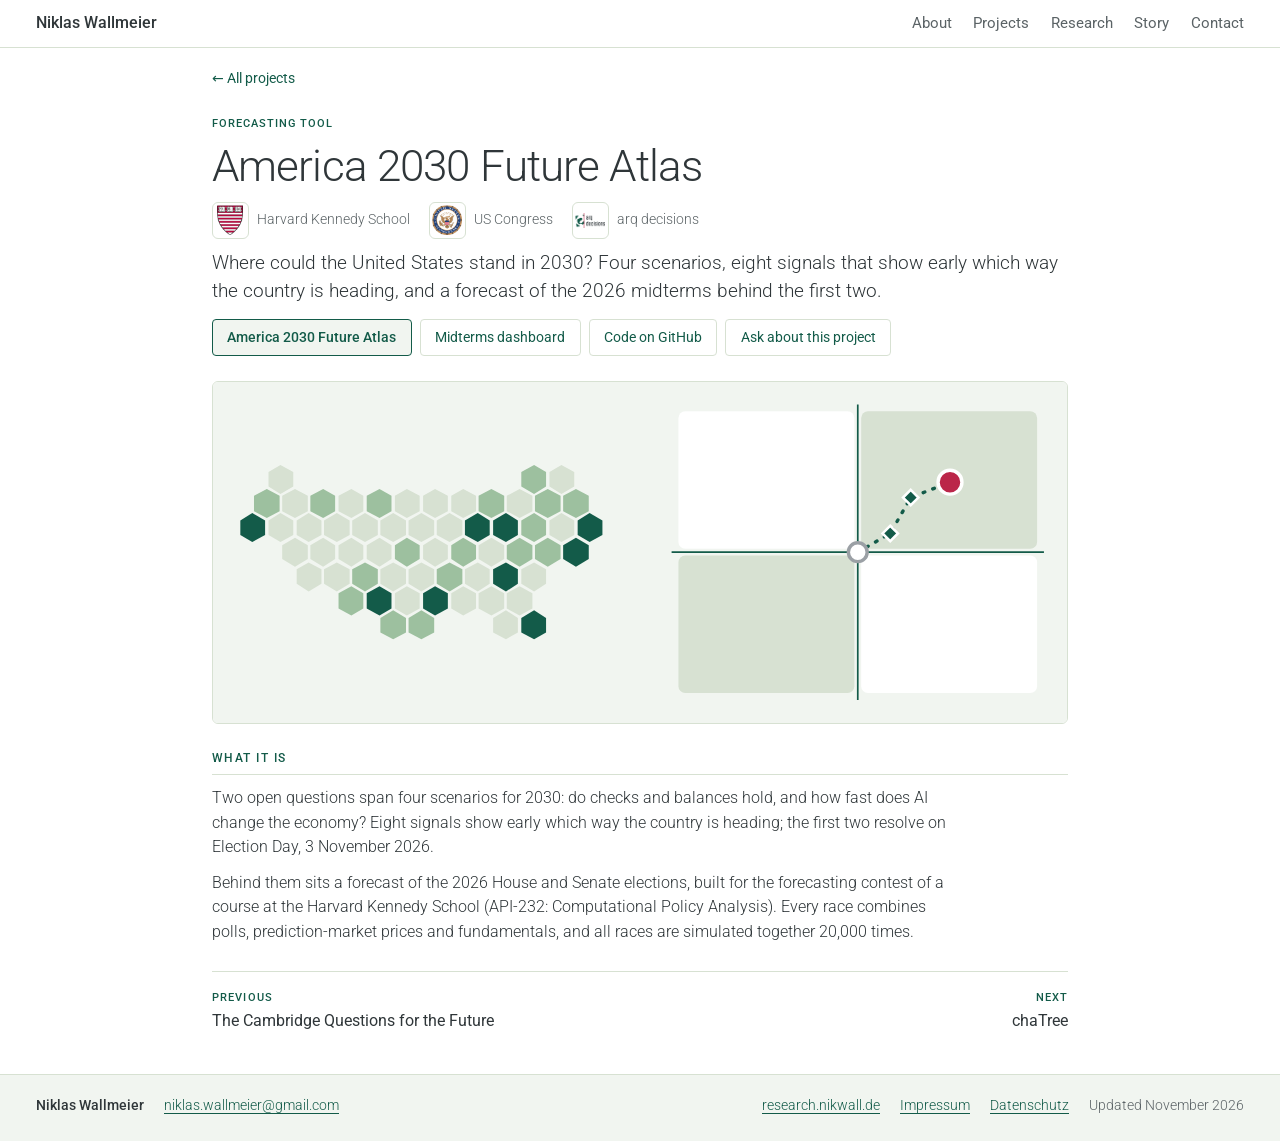
<file: projects/america-2030-future-atlas/index.html>
<!doctype html>
<html lang="en">
<head>
<meta charset="utf-8">
<meta name="viewport" content="width=device-width, initial-scale=1">
<title>America 2030 Future Atlas · Niklas Wallmeier</title>
<meta name="description" content="Where could the United States stand in 2030? Four scenarios, eight signals that show early which way the country is heading, and a forecast of the 2026 midterms behind the first two.">
<link rel="canonical" href="https://nikwall.de/projects/america-2030-future-atlas/">
<meta property="og:title" content="America 2030 Future Atlas · Niklas Wallmeier">
<meta property="og:description" content="Where could the United States stand in 2030? Four scenarios, eight signals that show early which way the country is heading, and a forecast of the 2026 midterms behind the first two.">
<meta property="og:url" content="https://nikwall.de/projects/america-2030-future-atlas/">
<meta property="og:type" content="website">
<link rel="icon" href="data:image/svg+xml,%3Csvg xmlns='http://www.w3.org/2000/svg' viewBox='0 0 64 64'%3E%3Crect width='64' height='64' rx='10' fill='%23135b49'/%3E%3Ccircle cx='22' cy='32' r='7' fill='%239dc09f'/%3E%3Ccircle cx='42' cy='32' r='7' fill='%23bb2649'/%3E%3C/svg%3E">
<link rel="stylesheet" href="../../fonts/fonts.css">
<script data-goatcounter="https://nikwall.goatcounter.com/count" async src="https://gc.zgo.at/count.js"></script>
<link rel="stylesheet" href="../../style.css">

</head>
<body>
<header class="bar"><div class="bar-in">
  <a class="brand" href="../../">Niklas Wallmeier</a>
  <nav aria-label="Sections"><a href="../../#about">About</a><a href="../../#projects">Projects</a><a href="../../#research">Research</a><a href="../../#story">Story</a><a href="../../#contact">Contact</a></nav>
</div></header>

<main class="page project">
  <a class="back" href="../../projects/">All projects</a>
  <header class="page-head">
    <p class="kicker"><span>Forecasting tool</span></p>
    <h1>America 2030 Future Atlas</h1>
    <ul class="pmark-list"><li><img class="logo" src="../../media/logos/hks.png" alt="Harvard Kennedy School" title="Harvard Kennedy School"><span>Harvard Kennedy School</span></li><li><img class="logo" src="../../media/logos/congress.png" alt="US Congress" title="US Congress"><span>US Congress</span></li><li><img class="logo" src="../../media/logos/arq.png" alt="arq decisions" title="arq decisions"><span>arq decisions</span></li></ul>
    <p class="lede">Where could the United States stand in 2030? Four scenarios, eight signals that show early which way the country is heading, and a forecast of the 2026 midterms behind the first two.</p>
    <div class="actions"><a class="btn primary" href="https://nikwall.github.io/midterms-2026-forecast/atlas/">America 2030 Future Atlas</a><a class="btn" href="https://nikwall.github.io/midterms-2026-forecast/">Midterms dashboard</a><a class="btn" href="https://github.com/nikwall/midterms-2026-forecast">Code on GitHub</a><a class="btn" href="mailto:niklas.wallmeier@gmail.com?subject=America 2030 Future Atlas">Ask about this project</a></div>
    
  </header>
  <figure class="pvis"><svg class="cover" viewBox="0 0 1000 400" preserveAspectRatio="xMidYMid slice" aria-hidden="true"><rect width="1000" height="400" fill="#f1f5f0"/><polygon points="94,123 79,132 65,123 65,106 79,98 94,106" fill="#d7e1d2"/><polygon points="390,123 376,132 361,123 361,106 376,98 390,106" fill="#9dc09f"/><polygon points="423,123 408,132 394,123 394,106 408,98 423,106" fill="#d7e1d2"/><polygon points="78,152 63,160 48,152 48,134 63,126 78,134" fill="#9dc09f"/><polygon points="111,152 96,160 81,152 81,134 96,126 111,134" fill="#d7e1d2"/><polygon points="143,152 129,160 114,152 114,134 129,126 143,134" fill="#9dc09f"/><polygon points="176,152 162,160 147,152 147,134 162,126 176,134" fill="#d7e1d2"/><polygon points="209,152 195,160 180,152 180,134 195,126 209,134" fill="#9dc09f"/><polygon points="242,152 227,160 213,152 213,134 227,126 242,134" fill="#d7e1d2"/><polygon points="275,152 260,160 246,152 246,134 260,126 275,134" fill="#d7e1d2"/><polygon points="308,152 293,160 279,152 279,134 293,126 308,134" fill="#d7e1d2"/><polygon points="341,152 326,160 311,152 311,134 326,126 341,134" fill="#9dc09f"/><polygon points="374,152 359,160 344,152 344,134 359,126 374,134" fill="#d7e1d2"/><polygon points="407,152 392,160 377,152 377,134 392,126 407,134" fill="#9dc09f"/><polygon points="440,152 425,160 410,152 410,134 425,126 440,134" fill="#9dc09f"/><polygon points="61,180 46,188 32,180 32,163 46,154 61,163" fill="#135b49"/><polygon points="94,180 79,188 65,180 65,163 79,154 94,163" fill="#d7e1d2"/><polygon points="127,180 112,188 98,180 98,163 112,154 127,163" fill="#d7e1d2"/><polygon points="160,180 145,188 130,180 130,163 145,154 160,163" fill="#d7e1d2"/><polygon points="193,180 178,188 163,180 163,163 178,154 193,163" fill="#d7e1d2"/><polygon points="226,180 211,188 196,180 196,163 211,154 226,163" fill="#d7e1d2"/><polygon points="259,180 244,188 229,180 229,163 244,154 259,163" fill="#d7e1d2"/><polygon points="292,180 277,188 262,180 262,163 277,154 292,163" fill="#d7e1d2"/><polygon points="324,180 310,188 295,180 295,163 310,154 324,163" fill="#135b49"/><polygon points="357,180 343,188 328,180 328,163 343,154 357,163" fill="#135b49"/><polygon points="390,180 376,188 361,180 361,163 376,154 390,163" fill="#9dc09f"/><polygon points="423,180 408,188 394,180 394,163 408,154 423,163" fill="#d7e1d2"/><polygon points="456,180 441,188 427,180 427,163 441,154 456,163" fill="#135b49"/><polygon points="111,208 96,217 81,208 81,192 96,183 111,192" fill="#d7e1d2"/><polygon points="143,208 129,217 114,208 114,192 129,183 143,192" fill="#d7e1d2"/><polygon points="176,208 162,217 147,208 147,192 162,183 176,192" fill="#d7e1d2"/><polygon points="209,208 195,217 180,208 180,192 195,183 209,192" fill="#d7e1d2"/><polygon points="242,208 227,217 213,208 213,192 227,183 242,192" fill="#9dc09f"/><polygon points="275,208 260,217 246,208 246,192 260,183 275,192" fill="#d7e1d2"/><polygon points="308,208 293,217 279,208 279,192 293,183 308,192" fill="#9dc09f"/><polygon points="341,208 326,217 311,208 311,192 326,183 341,192" fill="#d7e1d2"/><polygon points="374,208 359,217 344,208 344,192 359,183 374,192" fill="#9dc09f"/><polygon points="407,208 392,217 377,208 377,192 392,183 407,192" fill="#9dc09f"/><polygon points="440,208 425,217 410,208 410,192 425,183 440,192" fill="#135b49"/><polygon points="127,237 112,246 98,237 98,220 112,212 127,220" fill="#d7e1d2"/><polygon points="160,237 145,246 130,237 130,220 145,212 160,220" fill="#d7e1d2"/><polygon points="193,237 178,246 163,237 163,220 178,212 193,220" fill="#9dc09f"/><polygon points="226,237 211,246 196,237 196,220 211,212 226,220" fill="#d7e1d2"/><polygon points="259,237 244,246 229,237 229,220 244,212 259,220" fill="#d7e1d2"/><polygon points="292,237 277,246 262,237 262,220 277,212 292,220" fill="#9dc09f"/><polygon points="324,237 310,246 295,237 295,220 310,212 324,220" fill="#d7e1d2"/><polygon points="357,237 343,246 328,237 328,220 343,212 357,220" fill="#135b49"/><polygon points="390,237 376,246 361,237 361,220 376,212 390,220" fill="#d7e1d2"/><polygon points="176,266 162,274 147,266 147,248 162,240 176,248" fill="#9dc09f"/><polygon points="209,266 195,274 180,266 180,248 195,240 209,248" fill="#135b49"/><polygon points="242,266 227,274 213,266 213,248 227,240 242,248" fill="#d7e1d2"/><polygon points="275,266 260,274 246,266 246,248 260,240 275,248" fill="#135b49"/><polygon points="308,266 293,274 279,266 279,248 293,240 308,248" fill="#d7e1d2"/><polygon points="341,266 326,274 311,266 311,248 326,240 341,248" fill="#d7e1d2"/><polygon points="374,266 359,274 344,266 344,248 359,240 374,248" fill="#d7e1d2"/><polygon points="226,294 211,302 196,294 196,277 211,268 226,277" fill="#9dc09f"/><polygon points="259,294 244,302 229,294 229,277 244,268 259,277" fill="#9dc09f"/><polygon points="357,294 343,302 328,294 328,277 343,268 357,277" fill="#d7e1d2"/><polygon points="390,294 376,302 361,294 361,277 376,268 390,277" fill="#135b49"/><rect x="545" y="35" width="206" height="161" rx="8" fill="#ffffff"/><rect x="759" y="35" width="206" height="161" rx="8" fill="#d7e1d2"/><rect x="545" y="204" width="206" height="161" rx="8" fill="#d7e1d2"/><rect x="759" y="204" width="206" height="161" rx="8" fill="#ffffff"/><line x1="537" y1="200" x2="973" y2="200" stroke="#135b49" stroke-width="2"/><line x1="755" y1="27" x2="755" y2="373" stroke="#135b49" stroke-width="2"/><polyline points="755,200 793,178 817,136 863,118" fill="none" stroke="#135b49" stroke-width="4" stroke-dasharray="2 10" stroke-linecap="round"/><path d="M793 169 L802 178 L793 187 L784 178 Z" fill="#135b49" stroke="#ffffff" stroke-width="3"/><path d="M817 127 L826 136 L817 145 L808 136 Z" fill="#135b49" stroke="#ffffff" stroke-width="3"/><circle cx="755" cy="200" r="11" fill="#ffffff" stroke="#9ba0a5" stroke-width="4"/><circle cx="863" cy="118" r="14" fill="#bb2649" stroke="#ffffff" stroke-width="4"/></svg></figure>
  <section><h2>What it is</h2><p>Two open questions span four scenarios for 2030: do checks and balances hold, and how fast does AI change the economy? Eight signals show early which way the country is heading; the first two resolve on Election Day, 3 November 2026.</p><p>Behind them sits a forecast of the 2026 House and Senate elections, built for the forecasting contest of a course at the Harvard Kennedy School (API-232: Computational Policy Analysis). Every race combines polls, prediction-market prices and fundamentals, and all races are simulated together 20,000 times.</p></section>
  <nav class="prevnext" aria-label="More projects"><a class="pn prev" href="../cambridge-questions/"><span>Previous</span>The Cambridge Questions for the Future</a><a class="pn next" href="../chatree/"><span>Next</span>chaTree</a></nav>
</main>
<footer class="foot"><div class="foot-in">
  <div><p class="foot-name">Niklas Wallmeier</p><p><a href="mailto:niklas.wallmeier@gmail.com">niklas.wallmeier@gmail.com</a></p></div>
  <div class="foot-links"><a href="https://research.nikwall.de/">research.nikwall.de</a><a href="../../impressum/">Impressum</a><a href="../../datenschutz/">Datenschutz</a><span>Updated November 2026</span></div>
</div></footer>
<script src="../../app.js" defer></script>
</body>
</html>
</file>
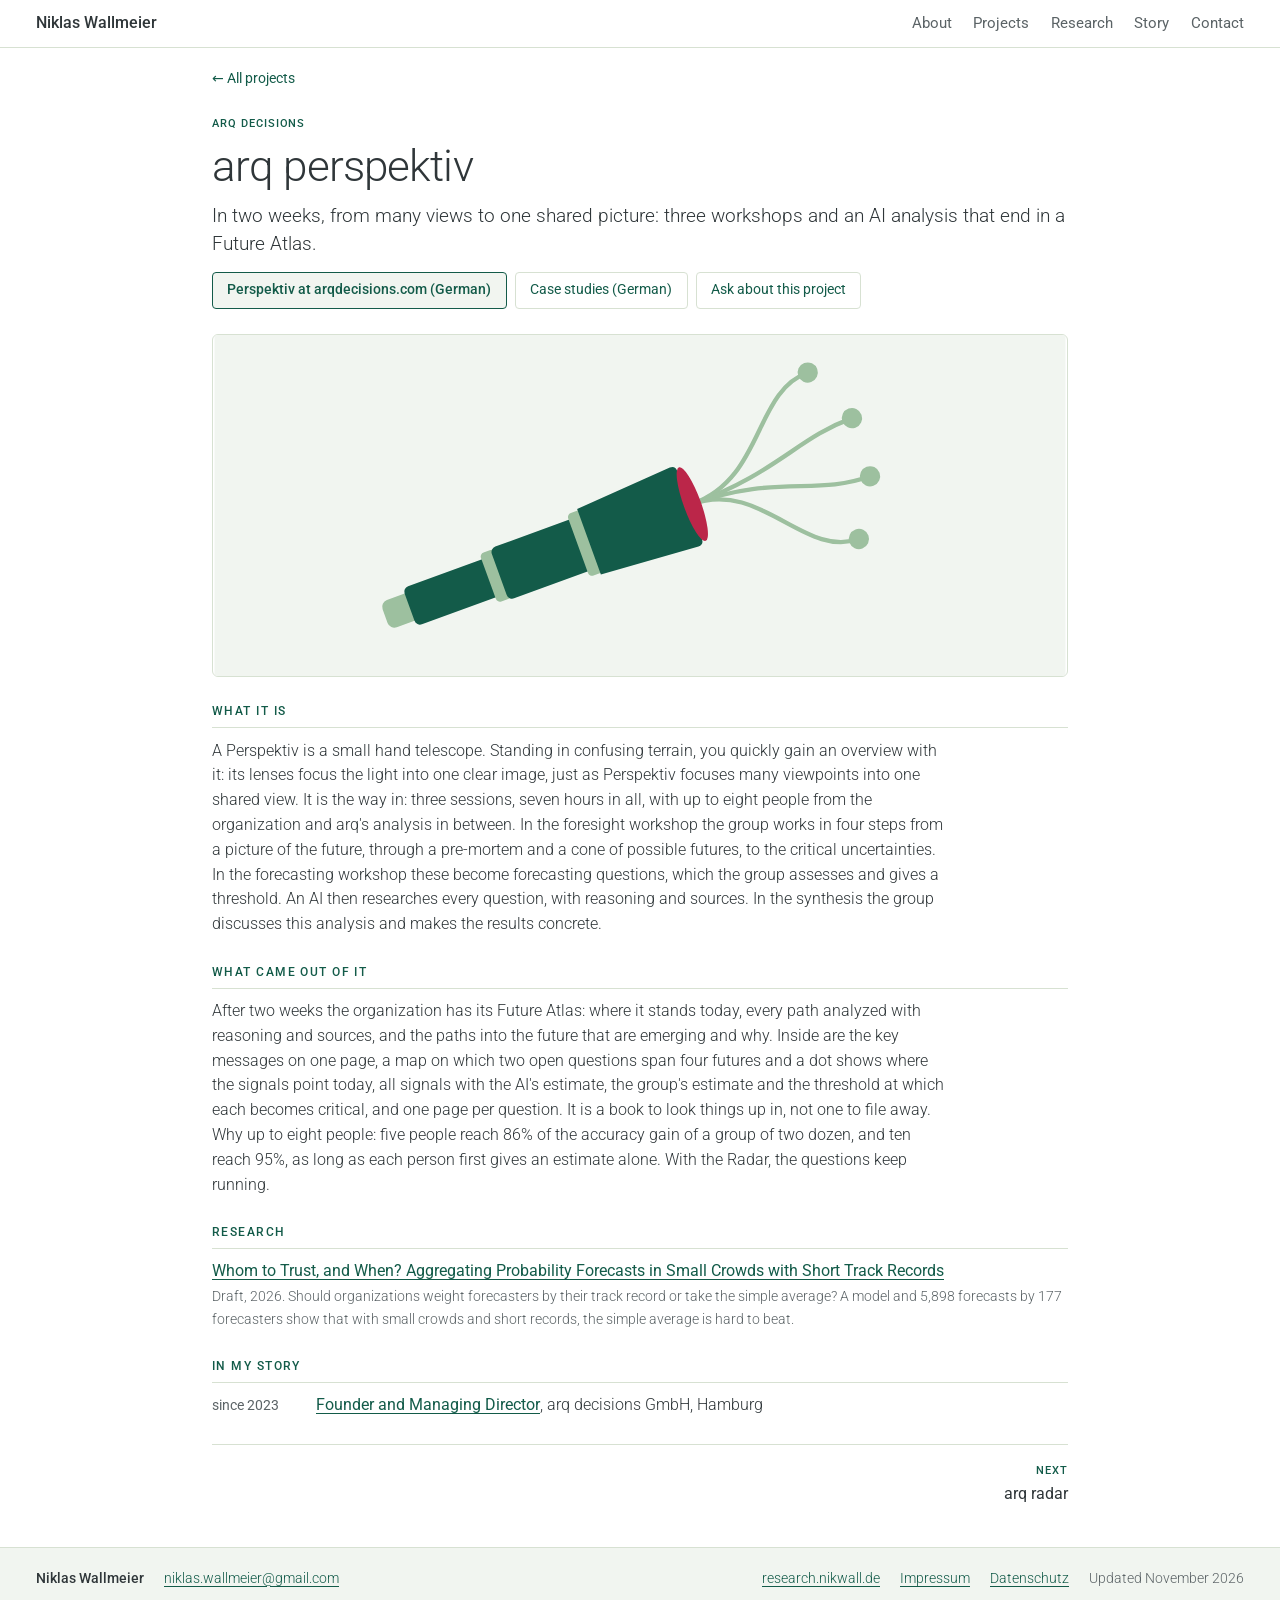
<file: projects/arq-perspektiv/index.html>
<!doctype html>
<html lang="en">
<head>
<meta charset="utf-8">
<meta name="viewport" content="width=device-width, initial-scale=1">
<title>arq perspektiv · Niklas Wallmeier</title>
<meta name="description" content="In two weeks, from many views to one shared picture: three workshops and an AI analysis that end in a Future Atlas.">
<link rel="canonical" href="https://nikwall.de/projects/arq-perspektiv/">
<meta property="og:title" content="arq perspektiv · Niklas Wallmeier">
<meta property="og:description" content="In two weeks, from many views to one shared picture: three workshops and an AI analysis that end in a Future Atlas.">
<meta property="og:url" content="https://nikwall.de/projects/arq-perspektiv/">
<meta property="og:type" content="website">
<link rel="icon" href="data:image/svg+xml,%3Csvg xmlns='http://www.w3.org/2000/svg' viewBox='0 0 64 64'%3E%3Crect width='64' height='64' rx='10' fill='%23135b49'/%3E%3Ccircle cx='22' cy='32' r='7' fill='%239dc09f'/%3E%3Ccircle cx='42' cy='32' r='7' fill='%23bb2649'/%3E%3C/svg%3E">
<link rel="stylesheet" href="../../fonts/fonts.css">
<script data-goatcounter="https://nikwall.goatcounter.com/count" async src="https://gc.zgo.at/count.js"></script>
<link rel="stylesheet" href="../../style.css">

</head>
<body>
<header class="bar"><div class="bar-in">
  <a class="brand" href="../../">Niklas Wallmeier</a>
  <nav aria-label="Sections"><a href="../../#about">About</a><a href="../../#projects">Projects</a><a href="../../#research">Research</a><a href="../../#story">Story</a><a href="../../#contact">Contact</a></nav>
</div></header>

<main class="page project">
  <a class="back" href="../../projects/">All projects</a>
  <header class="page-head">
    <p class="kicker"><span>arq decisions</span></p>
    <h1>arq perspektiv</h1>
    
    <p class="lede">In two weeks, from many views to one shared picture: three workshops and an AI analysis that end in a Future Atlas.</p>
    <div class="actions"><a class="btn primary" href="https://www.arqdecisions.com/perspektiv">Perspektiv at arqdecisions.com (German)</a><a class="btn" href="https://www.arqdecisions.com/fallbeispiele">Case studies (German)</a><a class="btn" href="mailto:niklas.wallmeier@gmail.com?subject=arq perspektiv">Ask about this project</a></div>
    
  </header>
  <figure class="pvis"><img class="cover" src="../../media/arq-perspektiv/symbol.svg" alt="The arq perspektiv symbol: a hand telescope whose sight lines meet in the lens"></figure>
  <section><h2>What it is</h2><p>A Perspektiv is a small hand telescope. Standing in confusing terrain, you quickly gain an overview with it: its lenses focus the light into one clear image, just as Perspektiv focuses many viewpoints into one shared view. It is the way in: three sessions, seven hours in all, with up to eight people from the organization and arq&#x27;s analysis in between. In the foresight workshop the group works in four steps from a picture of the future, through a pre-mortem and a cone of possible futures, to the critical uncertainties. In the forecasting workshop these become forecasting questions, which the group assesses and gives a threshold. An AI then researches every question, with reasoning and sources. In the synthesis the group discusses this analysis and makes the results concrete.</p></section><section><h2>What came out of it</h2><p>After two weeks the organization has its Future Atlas: where it stands today, every path analyzed with reasoning and sources, and the paths into the future that are emerging and why. Inside are the key messages on one page, a map on which two open questions span four futures and a dot shows where the signals point today, all signals with the AI&#x27;s estimate, the group&#x27;s estimate and the threshold at which each becomes critical, and one page per question. It is a book to look things up in, not one to file away. Why up to eight people: five people reach 86% of the accuracy gain of a group of two dozen, and ten reach 95%, as long as each person first gives an estimate alone. With the Radar, the questions keep running.</p></section><section><h2>Research</h2><ul class="rel"><li><a href="https://research.nikwall.de/papers/whom-to-trust/">Whom to Trust, and When? Aggregating Probability Forecasts in Small Crowds with Short Track Records</a><span>Draft, 2026. Should organizations weight forecasters by their track record or take the simple average? A model and 5,898 forecasts by 177 forecasters show that with small crowds and short records, the simple average is hard to beat.</span></li></ul></section><section><h2>In my story</h2><ul class="rel stations"><li><span class="yrs">since 2023</span><a href="../../#story-arq">Founder and Managing Director</a>, arq decisions GmbH, Hamburg</li></ul></section>
  <nav class="prevnext" aria-label="More projects"><a class="pn next" href="../arq-radar/"><span>Next</span>arq radar</a></nav>
</main>
<footer class="foot"><div class="foot-in">
  <div><p class="foot-name">Niklas Wallmeier</p><p><a href="mailto:niklas.wallmeier@gmail.com">niklas.wallmeier@gmail.com</a></p></div>
  <div class="foot-links"><a href="https://research.nikwall.de/">research.nikwall.de</a><a href="../../impressum/">Impressum</a><a href="../../datenschutz/">Datenschutz</a><span>Updated November 2026</span></div>
</div></footer>
<script src="../../app.js" defer></script>
</body>
</html>
</file>
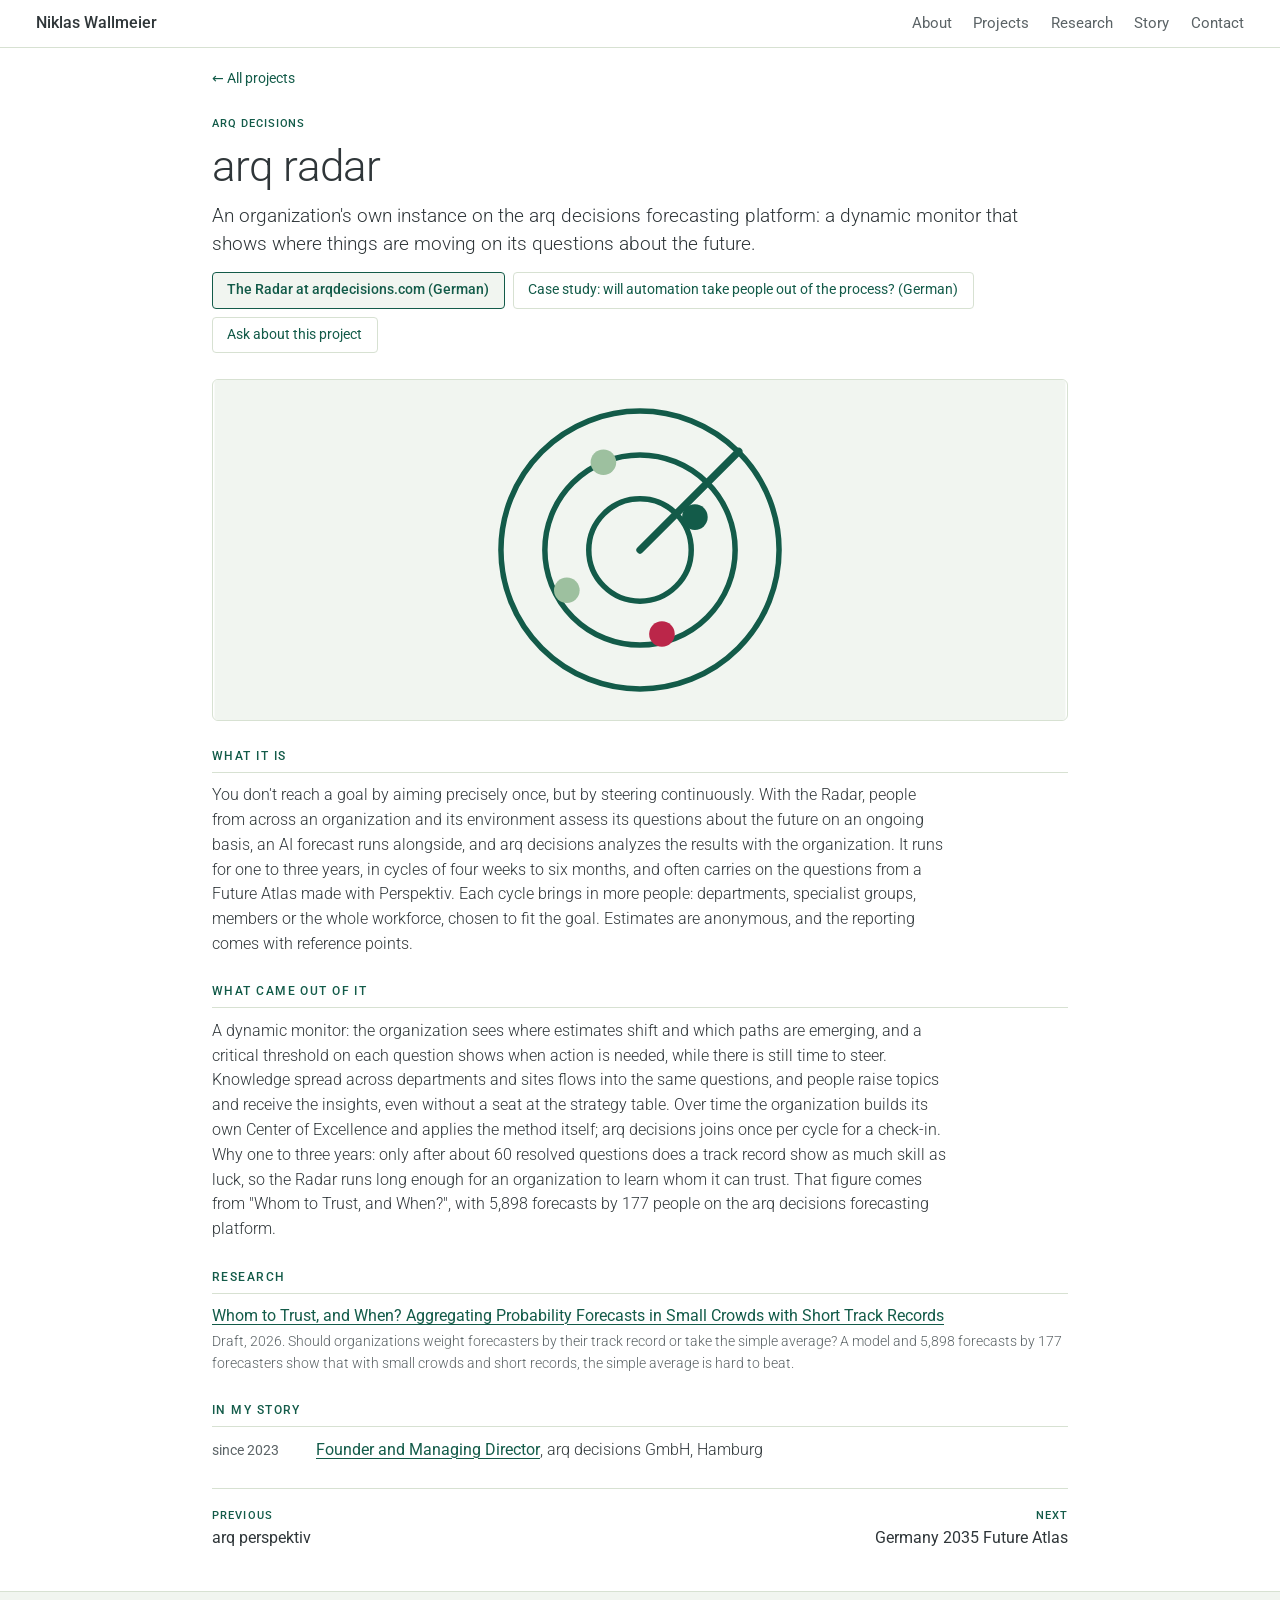
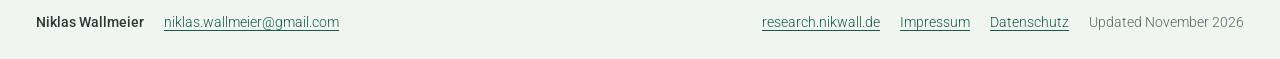
<file: projects/arq-radar/index.html>
<!doctype html>
<html lang="en">
<head>
<meta charset="utf-8">
<meta name="viewport" content="width=device-width, initial-scale=1">
<title>arq radar · Niklas Wallmeier</title>
<meta name="description" content="An organization&#x27;s own instance on the arq decisions forecasting platform: a dynamic monitor that shows where things are moving on its questions about the future.">
<link rel="canonical" href="https://nikwall.de/projects/arq-radar/">
<meta property="og:title" content="arq radar · Niklas Wallmeier">
<meta property="og:description" content="An organization&#x27;s own instance on the arq decisions forecasting platform: a dynamic monitor that shows where things are moving on its questions about the future.">
<meta property="og:url" content="https://nikwall.de/projects/arq-radar/">
<meta property="og:type" content="website">
<link rel="icon" href="data:image/svg+xml,%3Csvg xmlns='http://www.w3.org/2000/svg' viewBox='0 0 64 64'%3E%3Crect width='64' height='64' rx='10' fill='%23135b49'/%3E%3Ccircle cx='22' cy='32' r='7' fill='%239dc09f'/%3E%3Ccircle cx='42' cy='32' r='7' fill='%23bb2649'/%3E%3C/svg%3E">
<link rel="stylesheet" href="../../fonts/fonts.css">
<script data-goatcounter="https://nikwall.goatcounter.com/count" async src="https://gc.zgo.at/count.js"></script>
<link rel="stylesheet" href="../../style.css">

</head>
<body>
<header class="bar"><div class="bar-in">
  <a class="brand" href="../../">Niklas Wallmeier</a>
  <nav aria-label="Sections"><a href="../../#about">About</a><a href="../../#projects">Projects</a><a href="../../#research">Research</a><a href="../../#story">Story</a><a href="../../#contact">Contact</a></nav>
</div></header>

<main class="page project">
  <a class="back" href="../../projects/">All projects</a>
  <header class="page-head">
    <p class="kicker"><span>arq decisions</span></p>
    <h1>arq radar</h1>
    
    <p class="lede">An organization&#x27;s own instance on the arq decisions forecasting platform: a dynamic monitor that shows where things are moving on its questions about the future.</p>
    <div class="actions"><a class="btn primary" href="https://www.arqdecisions.com/radar">The Radar at arqdecisions.com (German)</a><a class="btn" href="https://www.arqdecisions.com/automatisierungsradar">Case study: will automation take people out of the process? (German)</a><a class="btn" href="mailto:niklas.wallmeier@gmail.com?subject=arq radar">Ask about this project</a></div>
    
  </header>
  <figure class="pvis"><img class="cover" src="../../media/arq-radar/symbol.svg" alt="The arq radar symbol: three rings, a sweep and the signals it picks up"></figure>
  <section><h2>What it is</h2><p>You don&#x27;t reach a goal by aiming precisely once, but by steering continuously. With the Radar, people from across an organization and its environment assess its questions about the future on an ongoing basis, an AI forecast runs alongside, and arq decisions analyzes the results with the organization. It runs for one to three years, in cycles of four weeks to six months, and often carries on the questions from a Future Atlas made with Perspektiv. Each cycle brings in more people: departments, specialist groups, members or the whole workforce, chosen to fit the goal. Estimates are anonymous, and the reporting comes with reference points.</p></section><section><h2>What came out of it</h2><p>A dynamic monitor: the organization sees where estimates shift and which paths are emerging, and a critical threshold on each question shows when action is needed, while there is still time to steer. Knowledge spread across departments and sites flows into the same questions, and people raise topics and receive the insights, even without a seat at the strategy table. Over time the organization builds its own Center of Excellence and applies the method itself; arq decisions joins once per cycle for a check-in. Why one to three years: only after about 60 resolved questions does a track record show as much skill as luck, so the Radar runs long enough for an organization to learn whom it can trust. That figure comes from &quot;Whom to Trust, and When?&quot;, with 5,898 forecasts by 177 people on the arq decisions forecasting platform.</p></section><section><h2>Research</h2><ul class="rel"><li><a href="https://research.nikwall.de/papers/whom-to-trust/">Whom to Trust, and When? Aggregating Probability Forecasts in Small Crowds with Short Track Records</a><span>Draft, 2026. Should organizations weight forecasters by their track record or take the simple average? A model and 5,898 forecasts by 177 forecasters show that with small crowds and short records, the simple average is hard to beat.</span></li></ul></section><section><h2>In my story</h2><ul class="rel stations"><li><span class="yrs">since 2023</span><a href="../../#story-arq">Founder and Managing Director</a>, arq decisions GmbH, Hamburg</li></ul></section>
  <nav class="prevnext" aria-label="More projects"><a class="pn prev" href="../arq-perspektiv/"><span>Previous</span>arq perspektiv</a><a class="pn next" href="../germany-2035-future-atlas/"><span>Next</span>Germany 2035 Future Atlas</a></nav>
</main>
<footer class="foot"><div class="foot-in">
  <div><p class="foot-name">Niklas Wallmeier</p><p><a href="mailto:niklas.wallmeier@gmail.com">niklas.wallmeier@gmail.com</a></p></div>
  <div class="foot-links"><a href="https://research.nikwall.de/">research.nikwall.de</a><a href="../../impressum/">Impressum</a><a href="../../datenschutz/">Datenschutz</a><span>Updated November 2026</span></div>
</div></footer>
<script src="../../app.js" defer></script>
</body>
</html>
</file>
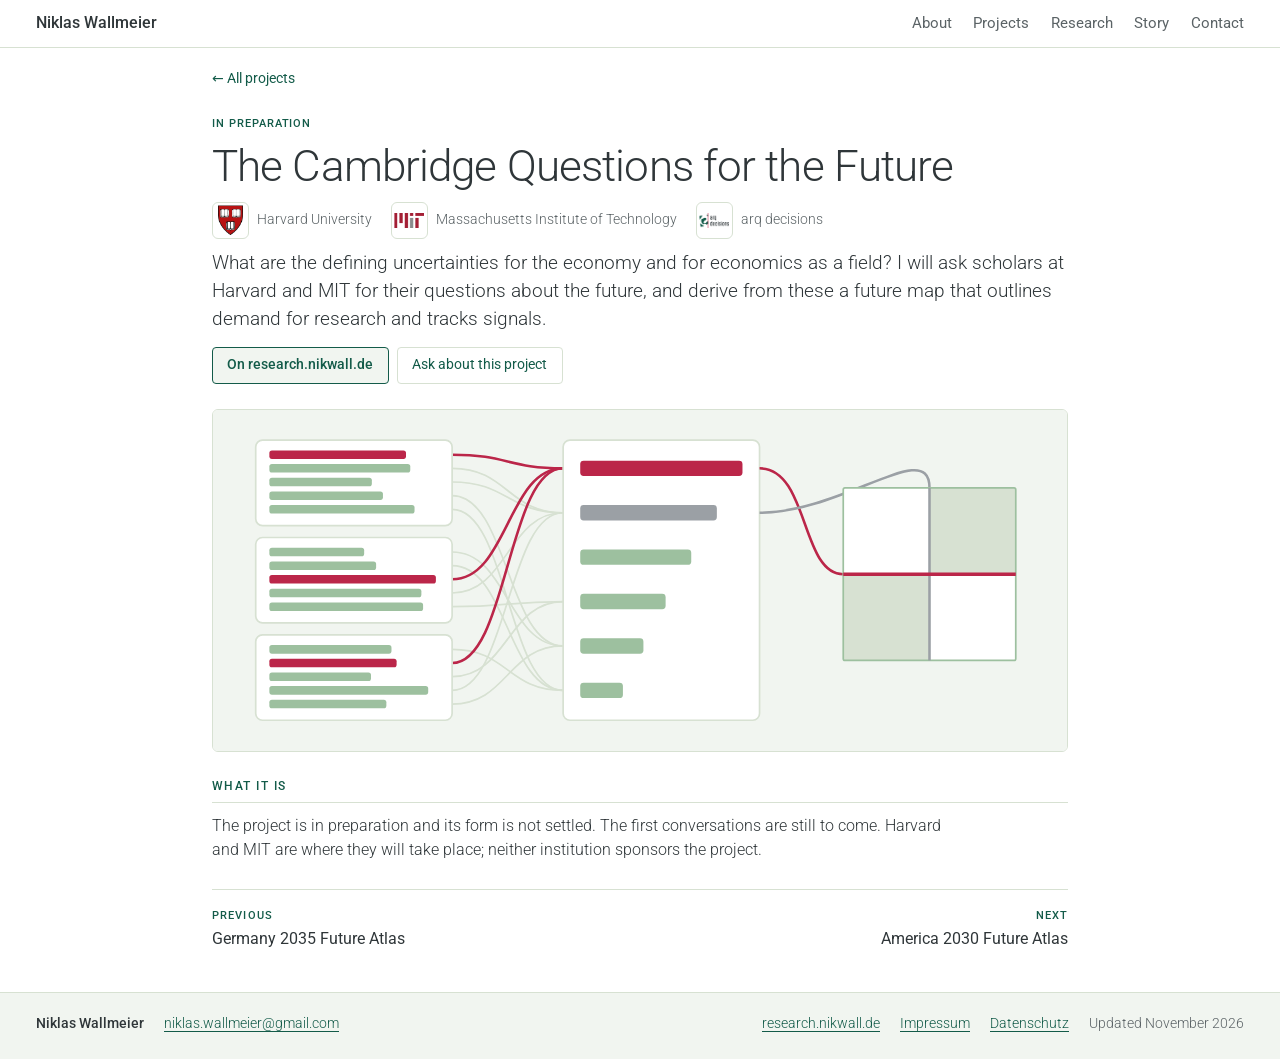
<file: projects/cambridge-questions/index.html>
<!doctype html>
<html lang="en">
<head>
<meta charset="utf-8">
<meta name="viewport" content="width=device-width, initial-scale=1">
<title>The Cambridge Questions for the Future · Niklas Wallmeier</title>
<meta name="description" content="What are the defining uncertainties for the economy and for economics as a field? I will ask scholars at Harvard and MIT for their questions about the future, and derive from these a future map that outlines demand for research and tracks signals.">
<link rel="canonical" href="https://nikwall.de/projects/cambridge-questions/">
<meta property="og:title" content="The Cambridge Questions for the Future · Niklas Wallmeier">
<meta property="og:description" content="What are the defining uncertainties for the economy and for economics as a field? I will ask scholars at Harvard and MIT for their questions about the future, and derive from these a future map that outlines demand for research and tracks signals.">
<meta property="og:url" content="https://nikwall.de/projects/cambridge-questions/">
<meta property="og:type" content="website">
<link rel="icon" href="data:image/svg+xml,%3Csvg xmlns='http://www.w3.org/2000/svg' viewBox='0 0 64 64'%3E%3Crect width='64' height='64' rx='10' fill='%23135b49'/%3E%3Ccircle cx='22' cy='32' r='7' fill='%239dc09f'/%3E%3Ccircle cx='42' cy='32' r='7' fill='%23bb2649'/%3E%3C/svg%3E">
<link rel="stylesheet" href="../../fonts/fonts.css">
<script data-goatcounter="https://nikwall.goatcounter.com/count" async src="https://gc.zgo.at/count.js"></script>
<link rel="stylesheet" href="../../style.css">

</head>
<body>
<header class="bar"><div class="bar-in">
  <a class="brand" href="../../">Niklas Wallmeier</a>
  <nav aria-label="Sections"><a href="../../#about">About</a><a href="../../#projects">Projects</a><a href="../../#research">Research</a><a href="../../#story">Story</a><a href="../../#contact">Contact</a></nav>
</div></header>

<main class="page project">
  <a class="back" href="../../projects/">All projects</a>
  <header class="page-head">
    <p class="kicker"><span>In preparation</span></p>
    <h1>The Cambridge Questions for the Future</h1>
    <ul class="pmark-list"><li><img class="logo" src="../../media/logos/harvard.png" alt="Harvard University" title="Harvard University"><span>Harvard University</span></li><li><img class="logo" src="../../media/logos/mit.png" alt="Massachusetts Institute of Technology" title="Massachusetts Institute of Technology"><span>Massachusetts Institute of Technology</span></li><li><img class="logo" src="../../media/logos/arq.png" alt="arq decisions" title="arq decisions"><span>arq decisions</span></li></ul>
    <p class="lede">What are the defining uncertainties for the economy and for economics as a field? I will ask scholars at Harvard and MIT for their questions about the future, and derive from these a future map that outlines demand for research and tracks signals.</p>
    <div class="actions"><a class="btn primary" href="https://research.nikwall.de/papers/cambridge-questions/">On research.nikwall.de</a><a class="btn" href="mailto:niklas.wallmeier@gmail.com?subject=The Cambridge Questions for the Future">Ask about this project</a></div>
    
  </header>
  <figure class="pvis"><svg class="cover" viewBox="0 0 1000 400" preserveAspectRatio="xMidYMid slice" aria-hidden="true"><rect width="1000" height="400" fill="#f1f5f0"/><path d="M280 69 C345 69 345 121 410 121" fill="none" stroke="#d7e1d2" stroke-width="2"/><path d="M280 85 C345 85 345 121 410 121" fill="none" stroke="#d7e1d2" stroke-width="2"/><path d="M280 101 C345 101 345 277 410 277" fill="none" stroke="#d7e1d2" stroke-width="2"/><path d="M280 117 C345 117 345 329 410 329" fill="none" stroke="#d7e1d2" stroke-width="2"/><path d="M280 167 C345 167 345 277 410 277" fill="none" stroke="#d7e1d2" stroke-width="2"/><path d="M280 183 C345 183 345 329 410 329" fill="none" stroke="#d7e1d2" stroke-width="2"/><path d="M280 215 C345 215 345 121 410 121" fill="none" stroke="#d7e1d2" stroke-width="2"/><path d="M280 231 C345 231 345 225 410 225" fill="none" stroke="#d7e1d2" stroke-width="2"/><path d="M280 281 C345 281 345 329 410 329" fill="none" stroke="#d7e1d2" stroke-width="2"/><path d="M280 313 C345 313 345 225 410 225" fill="none" stroke="#d7e1d2" stroke-width="2"/><path d="M280 329 C345 329 345 121 410 121" fill="none" stroke="#d7e1d2" stroke-width="2"/><path d="M280 345 C345 345 345 277 410 277" fill="none" stroke="#d7e1d2" stroke-width="2"/><path d="M280 53 C345 53 345 69 410 69" fill="none" stroke="#bb2649" stroke-width="3"/><path d="M280 199 C345 199 345 69 410 69" fill="none" stroke="#bb2649" stroke-width="3"/><path d="M280 297 C345 297 345 69 410 69" fill="none" stroke="#bb2649" stroke-width="3"/><rect x="50" y="36" width="230" height="100" rx="8" fill="#ffffff" stroke="#d7e1d2" stroke-width="2"/><rect x="66" y="48" width="160" height="10" rx="3" fill="#bb2649"/><rect x="66" y="64" width="165" height="10" rx="3" fill="#9dc09f"/><rect x="66" y="80" width="120" height="10" rx="3" fill="#9dc09f"/><rect x="66" y="96" width="133" height="10" rx="3" fill="#9dc09f"/><rect x="66" y="112" width="170" height="10" rx="3" fill="#9dc09f"/><rect x="50" y="150" width="230" height="100" rx="8" fill="#ffffff" stroke="#d7e1d2" stroke-width="2"/><rect x="66" y="162" width="111" height="10" rx="3" fill="#9dc09f"/><rect x="66" y="178" width="125" height="10" rx="3" fill="#9dc09f"/><rect x="66" y="194" width="195" height="10" rx="3" fill="#bb2649"/><rect x="66" y="210" width="178" height="10" rx="3" fill="#9dc09f"/><rect x="66" y="226" width="180" height="10" rx="3" fill="#9dc09f"/><rect x="50" y="264" width="230" height="100" rx="8" fill="#ffffff" stroke="#d7e1d2" stroke-width="2"/><rect x="66" y="276" width="143" height="10" rx="3" fill="#9dc09f"/><rect x="66" y="292" width="149" height="10" rx="3" fill="#bb2649"/><rect x="66" y="308" width="119" height="10" rx="3" fill="#9dc09f"/><rect x="66" y="324" width="186" height="10" rx="3" fill="#9dc09f"/><rect x="66" y="340" width="137" height="10" rx="3" fill="#9dc09f"/><rect x="410" y="36" width="230" height="328" rx="8" fill="#ffffff" stroke="#d7e1d2" stroke-width="2"/><rect x="430" y="60" width="190" height="18" rx="4" fill="#bb2649"/><rect x="430" y="112" width="160" height="18" rx="4" fill="#9ba0a5"/><rect x="430" y="164" width="130" height="18" rx="4" fill="#9dc09f"/><rect x="430" y="216" width="100" height="18" rx="4" fill="#9dc09f"/><rect x="430" y="268" width="74" height="18" rx="4" fill="#9dc09f"/><rect x="430" y="320" width="50" height="18" rx="4" fill="#9dc09f"/><path d="M640 69 C698 69 688 193 738 193" fill="none" stroke="#bb2649" stroke-width="3"/><path d="M640 121 C738 121 839 32 839 92" fill="none" stroke="#9ba0a5" stroke-width="3"/><rect x="738" y="92" width="101" height="101" fill="#ffffff"/><rect x="839" y="92" width="101" height="101" fill="#d7e1d2"/><rect x="738" y="193" width="101" height="101" fill="#d7e1d2"/><rect x="839" y="193" width="101" height="101" fill="#ffffff"/><rect x="738" y="92" width="202" height="202" rx="2" fill="none" stroke="#9dc09f" stroke-width="2"/><line x1="839" y1="92" x2="839" y2="294" stroke="#9ba0a5" stroke-width="3"/><line x1="738" y1="193" x2="940" y2="193" stroke="#bb2649" stroke-width="4"/></svg></figure>
  <section><h2>What it is</h2><p>The project is in preparation and its form is not settled. The first conversations are still to come. Harvard and MIT are where they will take place; neither institution sponsors the project.</p></section>
  <nav class="prevnext" aria-label="More projects"><a class="pn prev" href="../germany-2035-future-atlas/"><span>Previous</span>Germany 2035 Future Atlas</a><a class="pn next" href="../america-2030-future-atlas/"><span>Next</span>America 2030 Future Atlas</a></nav>
</main>
<footer class="foot"><div class="foot-in">
  <div><p class="foot-name">Niklas Wallmeier</p><p><a href="mailto:niklas.wallmeier@gmail.com">niklas.wallmeier@gmail.com</a></p></div>
  <div class="foot-links"><a href="https://research.nikwall.de/">research.nikwall.de</a><a href="../../impressum/">Impressum</a><a href="../../datenschutz/">Datenschutz</a><span>Updated November 2026</span></div>
</div></footer>
<script src="../../app.js" defer></script>
</body>
</html>
</file>
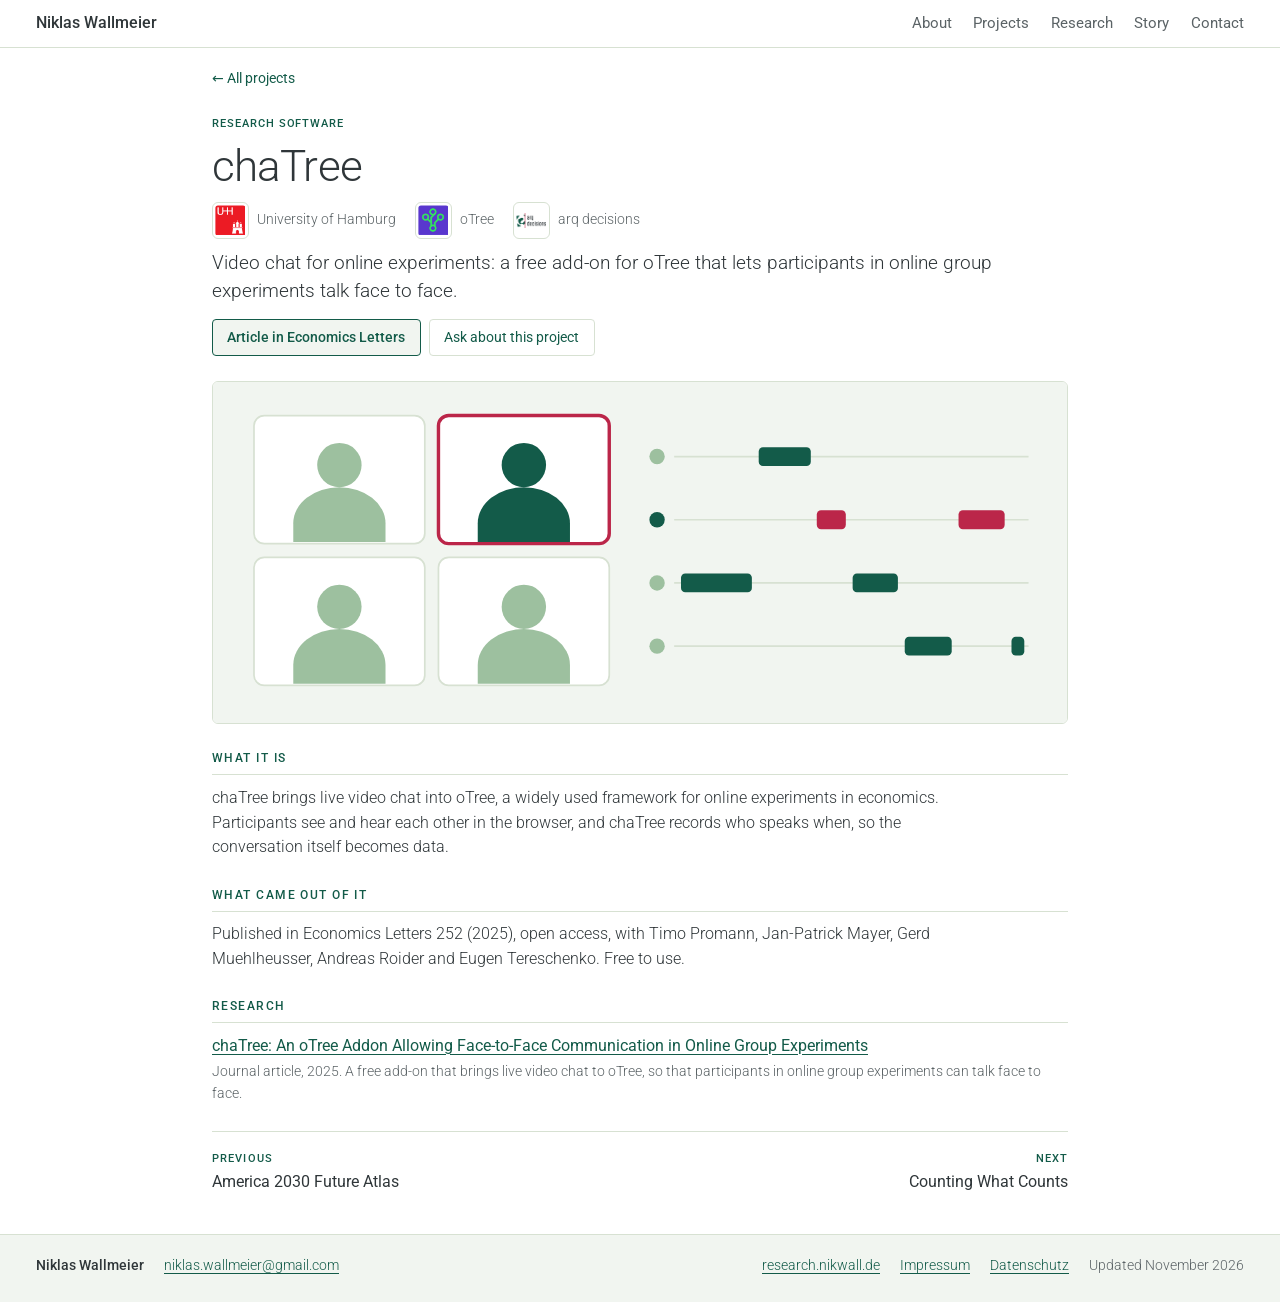
<file: projects/chatree/index.html>
<!doctype html>
<html lang="en">
<head>
<meta charset="utf-8">
<meta name="viewport" content="width=device-width, initial-scale=1">
<title>chaTree · Niklas Wallmeier</title>
<meta name="description" content="Video chat for online experiments: a free add-on for oTree that lets participants in online group experiments talk face to face.">
<link rel="canonical" href="https://nikwall.de/projects/chatree/">
<meta property="og:title" content="chaTree · Niklas Wallmeier">
<meta property="og:description" content="Video chat for online experiments: a free add-on for oTree that lets participants in online group experiments talk face to face.">
<meta property="og:url" content="https://nikwall.de/projects/chatree/">
<meta property="og:type" content="website">
<link rel="icon" href="data:image/svg+xml,%3Csvg xmlns='http://www.w3.org/2000/svg' viewBox='0 0 64 64'%3E%3Crect width='64' height='64' rx='10' fill='%23135b49'/%3E%3Ccircle cx='22' cy='32' r='7' fill='%239dc09f'/%3E%3Ccircle cx='42' cy='32' r='7' fill='%23bb2649'/%3E%3C/svg%3E">
<link rel="stylesheet" href="../../fonts/fonts.css">
<script data-goatcounter="https://nikwall.goatcounter.com/count" async src="https://gc.zgo.at/count.js"></script>
<link rel="stylesheet" href="../../style.css">

</head>
<body>
<header class="bar"><div class="bar-in">
  <a class="brand" href="../../">Niklas Wallmeier</a>
  <nav aria-label="Sections"><a href="../../#about">About</a><a href="../../#projects">Projects</a><a href="../../#research">Research</a><a href="../../#story">Story</a><a href="../../#contact">Contact</a></nav>
</div></header>

<main class="page project">
  <a class="back" href="../../projects/">All projects</a>
  <header class="page-head">
    <p class="kicker"><span>Research software</span></p>
    <h1>chaTree</h1>
    <ul class="pmark-list"><li><img class="logo" src="../../media/logos/uhh.png" alt="University of Hamburg" title="University of Hamburg"><span>University of Hamburg</span></li><li><img class="logo" src="../../media/logos/otree.png" alt="oTree" title="oTree"><span>oTree</span></li><li><img class="logo" src="../../media/logos/arq.png" alt="arq decisions" title="arq decisions"><span>arq decisions</span></li></ul>
    <p class="lede">Video chat for online experiments: a free add-on for oTree that lets participants in online group experiments talk face to face.</p>
    <div class="actions"><a class="btn primary" href="https://doi.org/10.1016/j.econlet.2025.112349">Article in Economics Letters</a><a class="btn" href="mailto:niklas.wallmeier@gmail.com?subject=chaTree">Ask about this project</a></div>
    
  </header>
  <figure class="pvis"><svg class="cover" viewBox="0 0 1000 400" preserveAspectRatio="xMidYMid slice" aria-hidden="true"><rect width="1000" height="400" fill="#f1f5f0"/><rect x="48" y="40" width="200" height="150" rx="12" fill="#ffffff" stroke="#d7e1d2" stroke-width="2"/><circle cx="148" cy="98" r="26" fill="#9dc09f"/><path d="M94 188 v-22 a54 42 0 0 1 108 0 v22 z" fill="#9dc09f"/><rect x="264" y="40" width="200" height="150" rx="12" fill="#ffffff" stroke="#bb2649" stroke-width="4"/><circle cx="364" cy="98" r="26" fill="#135b49"/><path d="M310 188 v-22 a54 42 0 0 1 108 0 v22 z" fill="#135b49"/><rect x="48" y="206" width="200" height="150" rx="12" fill="#ffffff" stroke="#d7e1d2" stroke-width="2"/><circle cx="148" cy="264" r="26" fill="#9dc09f"/><path d="M94 354 v-22 a54 42 0 0 1 108 0 v22 z" fill="#9dc09f"/><rect x="264" y="206" width="200" height="150" rx="12" fill="#ffffff" stroke="#d7e1d2" stroke-width="2"/><circle cx="364" cy="264" r="26" fill="#9dc09f"/><path d="M310 354 v-22 a54 42 0 0 1 108 0 v22 z" fill="#9dc09f"/><line x1="540" x2="955" y1="88" y2="88" stroke="#d7e1d2" stroke-width="2"/><circle cx="520" cy="88" r="9" fill="#9dc09f"/><line x1="540" x2="955" y1="162" y2="162" stroke="#d7e1d2" stroke-width="2"/><circle cx="520" cy="162" r="9" fill="#135b49"/><line x1="540" x2="955" y1="236" y2="236" stroke="#d7e1d2" stroke-width="2"/><circle cx="520" cy="236" r="9" fill="#9dc09f"/><line x1="540" x2="955" y1="310" y2="310" stroke="#d7e1d2" stroke-width="2"/><circle cx="520" cy="310" r="9" fill="#9dc09f"/><rect x="548" y="225" width="83" height="22" rx="5" fill="#135b49"/><rect x="639" y="77" width="61" height="22" rx="5" fill="#135b49"/><rect x="707" y="151" width="34" height="22" rx="5" fill="#bb2649"/><rect x="749" y="225" width="53" height="22" rx="5" fill="#135b49"/><rect x="810" y="299" width="55" height="22" rx="5" fill="#135b49"/><rect x="873" y="151" width="54" height="22" rx="5" fill="#bb2649"/><rect x="935" y="299" width="15" height="22" rx="5" fill="#135b49"/></svg></figure>
  <section><h2>What it is</h2><p>chaTree brings live video chat into oTree, a widely used framework for online experiments in economics. Participants see and hear each other in the browser, and chaTree records who speaks when, so the conversation itself becomes data.</p></section><section><h2>What came out of it</h2><p>Published in Economics Letters 252 (2025), open access, with Timo Promann, Jan-Patrick Mayer, Gerd Muehlheusser, Andreas Roider and Eugen Tereschenko. Free to use.</p></section><section><h2>Research</h2><ul class="rel"><li><a href="https://research.nikwall.de/papers/chatree/">chaTree: An oTree Addon Allowing Face-to-Face Communication in Online Group Experiments</a><span>Journal article, 2025. A free add-on that brings live video chat to oTree, so that participants in online group experiments can talk face to face.</span></li></ul></section>
  <nav class="prevnext" aria-label="More projects"><a class="pn prev" href="../america-2030-future-atlas/"><span>Previous</span>America 2030 Future Atlas</a><a class="pn next" href="../counting-what-counts/"><span>Next</span>Counting What Counts</a></nav>
</main>
<footer class="foot"><div class="foot-in">
  <div><p class="foot-name">Niklas Wallmeier</p><p><a href="mailto:niklas.wallmeier@gmail.com">niklas.wallmeier@gmail.com</a></p></div>
  <div class="foot-links"><a href="https://research.nikwall.de/">research.nikwall.de</a><a href="../../impressum/">Impressum</a><a href="../../datenschutz/">Datenschutz</a><span>Updated November 2026</span></div>
</div></footer>
<script src="../../app.js" defer></script>
</body>
</html>
</file>
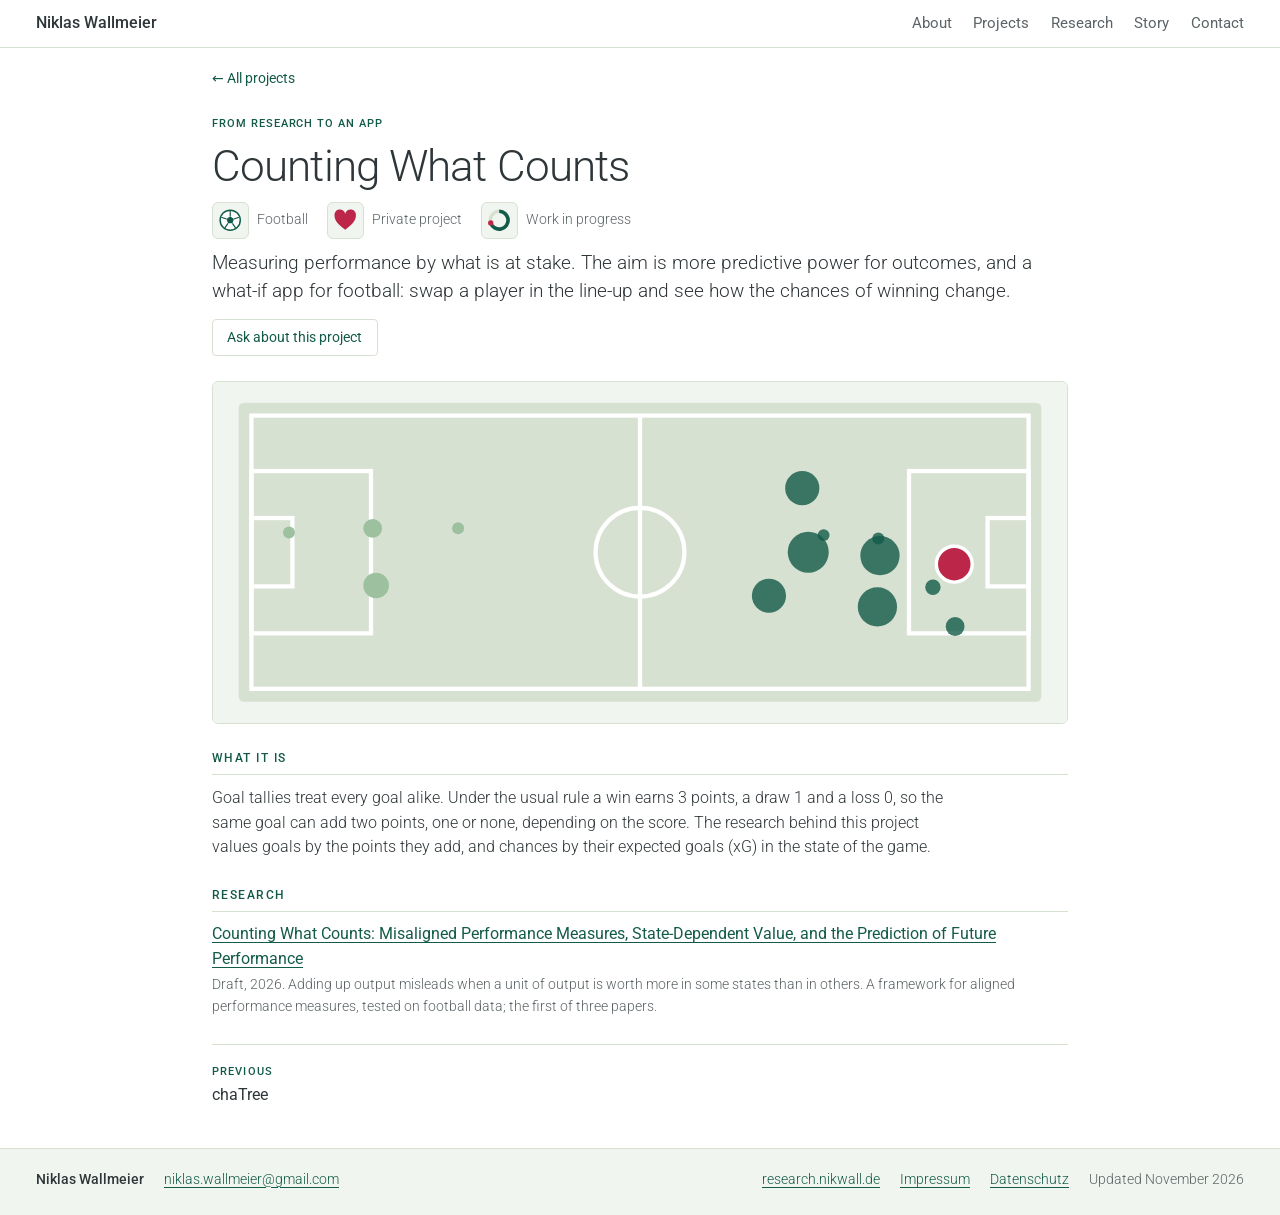
<file: projects/counting-what-counts/index.html>
<!doctype html>
<html lang="en">
<head>
<meta charset="utf-8">
<meta name="viewport" content="width=device-width, initial-scale=1">
<title>Counting What Counts · Niklas Wallmeier</title>
<meta name="description" content="Measuring performance by what is at stake. The aim is more predictive power for outcomes, and a what-if app for football: swap a player in the line-up and see how the chances of winning change.">
<link rel="canonical" href="https://nikwall.de/projects/counting-what-counts/">
<meta property="og:title" content="Counting What Counts · Niklas Wallmeier">
<meta property="og:description" content="Measuring performance by what is at stake. The aim is more predictive power for outcomes, and a what-if app for football: swap a player in the line-up and see how the chances of winning change.">
<meta property="og:url" content="https://nikwall.de/projects/counting-what-counts/">
<meta property="og:type" content="website">
<link rel="icon" href="data:image/svg+xml,%3Csvg xmlns='http://www.w3.org/2000/svg' viewBox='0 0 64 64'%3E%3Crect width='64' height='64' rx='10' fill='%23135b49'/%3E%3Ccircle cx='22' cy='32' r='7' fill='%239dc09f'/%3E%3Ccircle cx='42' cy='32' r='7' fill='%23bb2649'/%3E%3C/svg%3E">
<link rel="stylesheet" href="../../fonts/fonts.css">
<script data-goatcounter="https://nikwall.goatcounter.com/count" async src="https://gc.zgo.at/count.js"></script>
<link rel="stylesheet" href="../../style.css">

</head>
<body>
<header class="bar"><div class="bar-in">
  <a class="brand" href="../../">Niklas Wallmeier</a>
  <nav aria-label="Sections"><a href="../../#about">About</a><a href="../../#projects">Projects</a><a href="../../#research">Research</a><a href="../../#story">Story</a><a href="../../#contact">Contact</a></nav>
</div></header>

<main class="page project">
  <a class="back" href="../../projects/">All projects</a>
  <header class="page-head">
    <p class="kicker"><span>From research to an app</span></p>
    <h1>Counting What Counts</h1>
    <ul class="pmark-list"><li><span class="logo icon" role="img" aria-label="Football" title="Football"><svg viewBox="0 0 48 48" aria-hidden="true"><circle cx="24" cy="24" r="17" fill="#ffffff" stroke="#135b49" stroke-width="2.5"/><path d="M24 17.5 L30.2 22 L27.8 29.3 H20.2 L17.8 22 Z" fill="#135b49"/><path d="M24 17.5 V8 M30.2 22 L39 19 M27.8 29.3 L33 37 M20.2 29.3 L15 37 M17.8 22 L9 19" stroke="#135b49" stroke-width="2"/></svg></span><span>Football</span></li><li><span class="logo icon" role="img" aria-label="Private project" title="Private project"><svg viewBox="0 0 48 48" aria-hidden="true"><path d="M24 40 C10 30 6 23 6 17 A8.5 8.5 0 0 1 24 13 A8.5 8.5 0 0 1 42 17 C42 23 38 30 24 40 Z" fill="#bb2649"/></svg></span><span>Private project</span></li><li><span class="logo icon" role="img" aria-label="Work in progress" title="Work in progress"><svg viewBox="0 0 48 48" aria-hidden="true"><circle cx="24" cy="24" r="15" fill="none" stroke="#d7e1d2" stroke-width="6"/><path d="M24 9 A15 15 0 1 1 9.7 28.6" fill="none" stroke="#135b49" stroke-width="6"/><circle cx="9.7" cy="28.6" r="4.5" fill="#bb2649"/></svg></span><span>Work in progress</span></li></ul>
    <p class="lede">Measuring performance by what is at stake. The aim is more predictive power for outcomes, and a what-if app for football: swap a player in the line-up and see how the chances of winning change.</p>
    <div class="actions"><a class="btn" href="mailto:niklas.wallmeier@gmail.com?subject=Counting What Counts">Ask about this project</a></div>
    
  </header>
  <figure class="pvis"><svg class="cover" viewBox="0 0 1000 400" preserveAspectRatio="xMidYMid slice" aria-hidden="true"><rect width="1000" height="400" fill="#f1f5f0"/><rect x="30" y="25" width="940" height="350" rx="6" fill="#d7e1d2"/><rect x="45" y="40" width="910" height="320" stroke="#ffffff" stroke-width="5" fill="none"/><line x1="500" y1="40" x2="500" y2="360" stroke="#ffffff" stroke-width="5" fill="none"/><circle cx="500" cy="200" r="52" stroke="#ffffff" stroke-width="5" fill="none"/><rect x="45" y="105" width="140" height="190" stroke="#ffffff" stroke-width="5" fill="none"/><rect x="815" y="105" width="140" height="190" stroke="#ffffff" stroke-width="5" fill="none"/><rect x="45" y="160" width="48" height="80" stroke="#ffffff" stroke-width="5" fill="none"/><rect x="907" y="160" width="48" height="80" stroke="#ffffff" stroke-width="5" fill="none"/><circle cx="779" cy="184" r="7" fill="#135b49" opacity="0.8"/><circle cx="781" cy="204" r="23" fill="#135b49" opacity="0.8"/><circle cx="778" cy="264" r="23" fill="#135b49" opacity="0.8"/><circle cx="651" cy="251" r="20" fill="#135b49" opacity="0.8"/><circle cx="715" cy="180" r="7" fill="#135b49" opacity="0.8"/><circle cx="690" cy="125" r="20" fill="#135b49" opacity="0.8"/><circle cx="869" cy="287" r="11" fill="#135b49" opacity="0.8"/><circle cx="843" cy="241" r="9" fill="#135b49" opacity="0.8"/><circle cx="697" cy="200" r="24" fill="#135b49" opacity="0.8"/><circle cx="191" cy="239" r="15" fill="#9dc09f"/><circle cx="287" cy="172" r="7" fill="#9dc09f"/><circle cx="89" cy="177" r="7" fill="#9dc09f"/><circle cx="187" cy="172" r="11" fill="#9dc09f"/><circle cx="868" cy="214" r="21" fill="#bb2649" stroke="#ffffff" stroke-width="4"/></svg></figure>
  <section><h2>What it is</h2><p>Goal tallies treat every goal alike. Under the usual rule a win earns 3 points, a draw 1 and a loss 0, so the same goal can add two points, one or none, depending on the score. The research behind this project values goals by the points they add, and chances by their expected goals (xG) in the state of the game.</p></section><section><h2>Research</h2><ul class="rel"><li><a href="https://research.nikwall.de/papers/counting-what-counts/">Counting What Counts: Misaligned Performance Measures, State-Dependent Value, and the Prediction of Future Performance</a><span>Draft, 2026. Adding up output misleads when a unit of output is worth more in some states than in others. A framework for aligned performance measures, tested on football data; the first of three papers.</span></li></ul></section>
  <nav class="prevnext" aria-label="More projects"><a class="pn prev" href="../chatree/"><span>Previous</span>chaTree</a></nav>
</main>
<footer class="foot"><div class="foot-in">
  <div><p class="foot-name">Niklas Wallmeier</p><p><a href="mailto:niklas.wallmeier@gmail.com">niklas.wallmeier@gmail.com</a></p></div>
  <div class="foot-links"><a href="https://research.nikwall.de/">research.nikwall.de</a><a href="../../impressum/">Impressum</a><a href="../../datenschutz/">Datenschutz</a><span>Updated November 2026</span></div>
</div></footer>
<script src="../../app.js" defer></script>
</body>
</html>
</file>
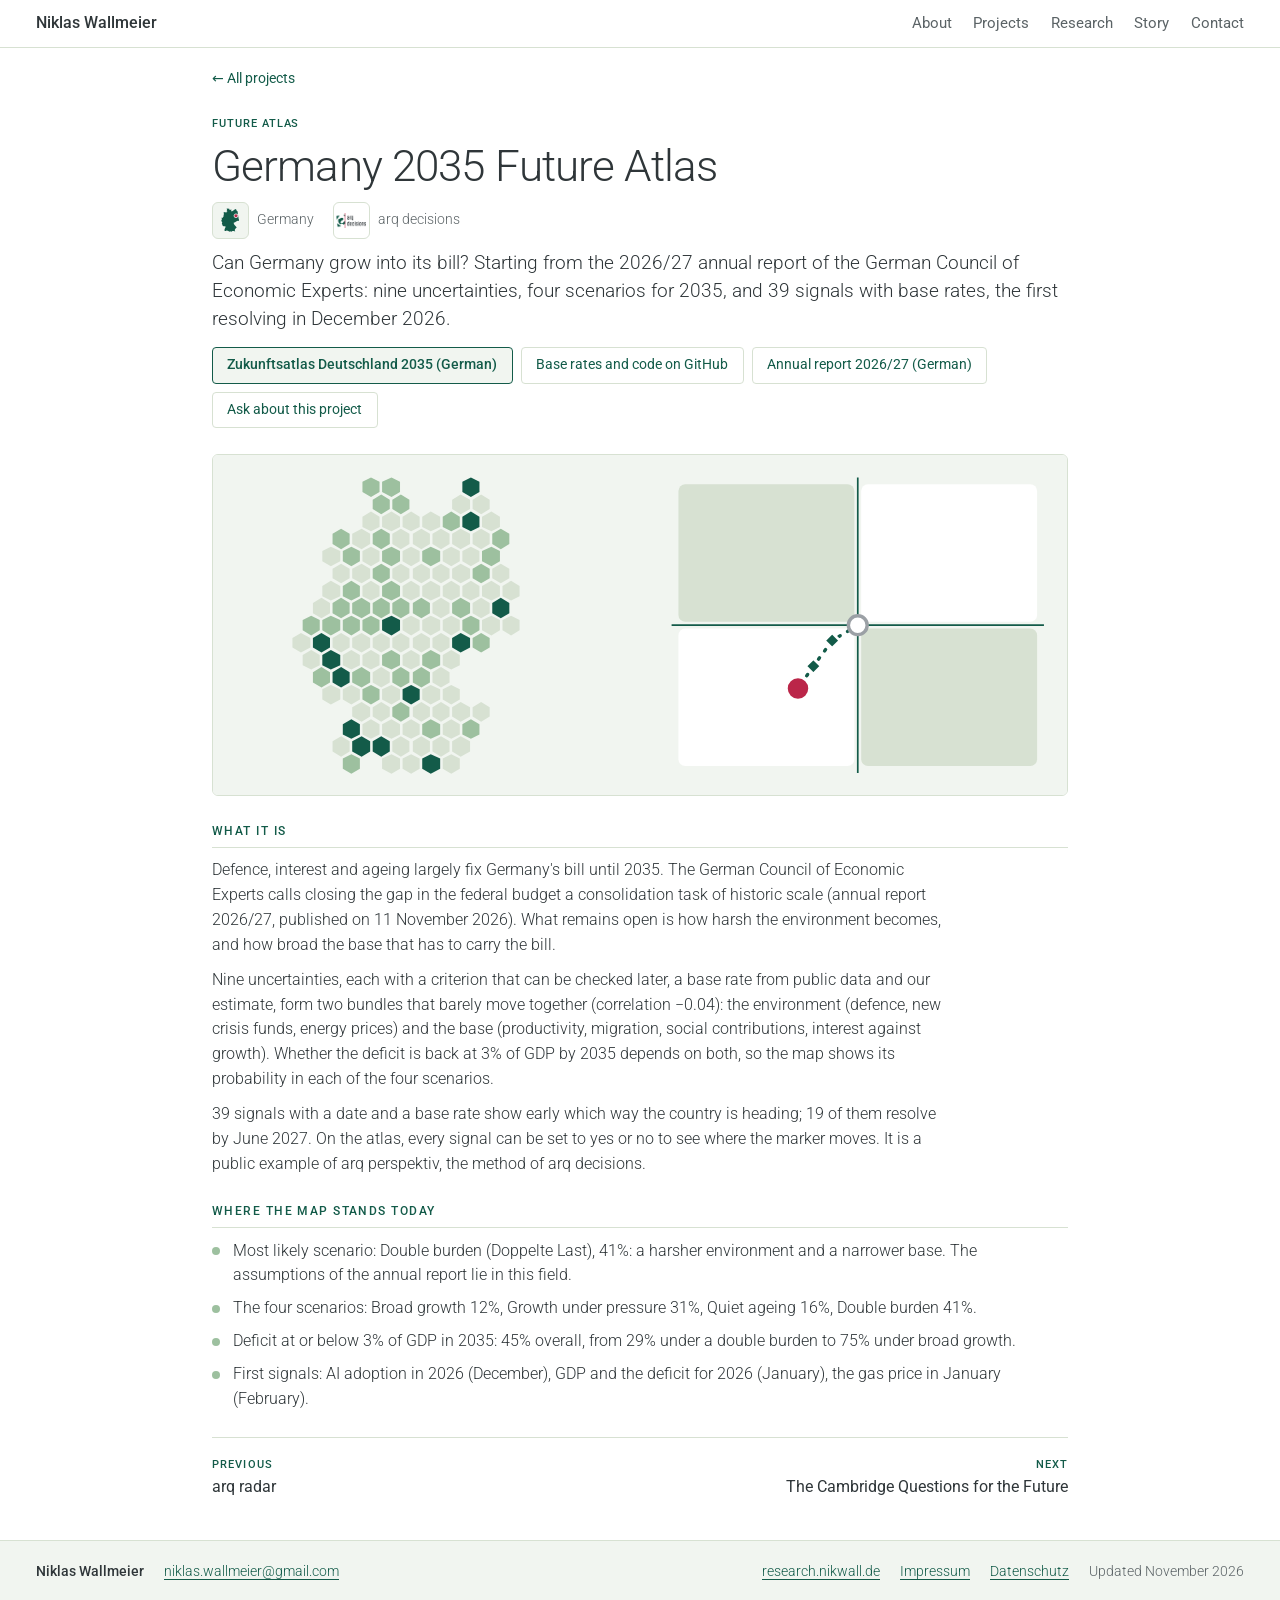
<file: projects/germany-2035-future-atlas/index.html>
<!doctype html>
<html lang="en">
<head>
<meta charset="utf-8">
<meta name="viewport" content="width=device-width, initial-scale=1">
<title>Germany 2035 Future Atlas · Niklas Wallmeier</title>
<meta name="description" content="Can Germany grow into its bill? Starting from the 2026/27 annual report of the German Council of Economic Experts: nine uncertainties, four scenarios for 2035, and 39 signals with base rates, the first resolving in December 2026.">
<link rel="canonical" href="https://nikwall.de/projects/germany-2035-future-atlas/">
<meta property="og:title" content="Germany 2035 Future Atlas · Niklas Wallmeier">
<meta property="og:description" content="Can Germany grow into its bill? Starting from the 2026/27 annual report of the German Council of Economic Experts: nine uncertainties, four scenarios for 2035, and 39 signals with base rates, the first resolving in December 2026.">
<meta property="og:url" content="https://nikwall.de/projects/germany-2035-future-atlas/">
<meta property="og:type" content="website">
<link rel="icon" href="data:image/svg+xml,%3Csvg xmlns='http://www.w3.org/2000/svg' viewBox='0 0 64 64'%3E%3Crect width='64' height='64' rx='10' fill='%23135b49'/%3E%3Ccircle cx='22' cy='32' r='7' fill='%239dc09f'/%3E%3Ccircle cx='42' cy='32' r='7' fill='%23bb2649'/%3E%3C/svg%3E">
<link rel="stylesheet" href="../../fonts/fonts.css">
<script data-goatcounter="https://nikwall.goatcounter.com/count" async src="https://gc.zgo.at/count.js"></script>
<link rel="stylesheet" href="../../style.css">

</head>
<body>
<header class="bar"><div class="bar-in">
  <a class="brand" href="../../">Niklas Wallmeier</a>
  <nav aria-label="Sections"><a href="../../#about">About</a><a href="../../#projects">Projects</a><a href="../../#research">Research</a><a href="../../#story">Story</a><a href="../../#contact">Contact</a></nav>
</div></header>

<main class="page project">
  <a class="back" href="../../projects/">All projects</a>
  <header class="page-head">
    <p class="kicker"><span>Future atlas</span></p>
    <h1>Germany 2035 Future Atlas</h1>
    <ul class="pmark-list"><li><span class="logo icon" role="img" aria-label="Germany" title="Germany"><svg viewBox="0 0 48 48" aria-hidden="true"><polygon points="17.9,4.1 22.4,4.7 23.0,6.7 26.1,6.1 25.5,9.0 27.3,8.8 29.4,7.8 30.8,6.3 33.7,5.2 35.0,8.0 36.4,9.0 36.5,10.3 37.0,12.4 36.2,14.8 37.7,16.1 37.5,17.4 38.0,19.5 38.2,21.6 39.0,23.7 38.3,25.3 36.7,25.0 34.0,26.3 32.2,27.6 29.8,28.1 30.4,31.0 32.1,33.1 33.7,34.7 35.0,36.3 33.9,37.2 32.4,38.9 31.6,40.7 32.4,42.9 29.8,42.3 27.8,42.4 25.8,43.3 24.0,42.5 23.2,44.0 22.4,42.5 21.4,42.6 19.9,42.0 17.9,41.5 16.6,42.3 14.6,42.4 14.4,39.7 15.3,37.0 16.6,35.1 14.6,34.4 12.6,34.2 10.7,32.6 10.5,31.0 9.8,29.2 10.7,28.1 9.8,26.6 9.3,25.8 9.0,24.2 9.7,23.4 10.0,21.9 9.2,20.0 11.6,19.8 12.0,18.7 12.8,17.9 12.8,15.8 13.3,14.0 13.3,12.7 12.6,10.9 15.3,10.2 16.3,11.1 17.6,10.9 18.2,9.4 19.2,9.3 18.7,8.2 17.9,6.9 18.9,6.1 17.9,4.1" fill="#135b49"/><circle cx="33.7" cy="16.5" r="3.2" fill="#bb2649" stroke="#ffffff" stroke-width="1.2"/></svg></span><span>Germany</span></li><li><img class="logo" src="../../media/logos/arq.png" alt="arq decisions" title="arq decisions"><span>arq decisions</span></li></ul>
    <p class="lede">Can Germany grow into its bill? Starting from the 2026/27 annual report of the German Council of Economic Experts: nine uncertainties, four scenarios for 2035, and 39 signals with base rates, the first resolving in December 2026.</p>
    <div class="actions"><a class="btn primary" href="https://nikwall.github.io/zukunftsatlas-deutschland/">Zukunftsatlas Deutschland 2035 (German)</a><a class="btn" href="https://github.com/nikwall/zukunftsatlas-deutschland">Base rates and code on GitHub</a><a class="btn" href="https://www.sachverstaendigenrat-wirtschaft.de/jahresgutachten-2026.html">Annual report 2026/27 (German)</a><a class="btn" href="mailto:niklas.wallmeier@gmail.com?subject=Germany 2035 Future Atlas">Ask about this project</a></div>
    
  </header>
  <figure class="pvis"><svg class="cover" viewBox="0 0 1000 400" preserveAspectRatio="xMidYMid slice" aria-hidden="true"><rect width="1000" height="400" fill="#f1f5f0"/><polygon points="195,44 185,50 175,44 175,32 185,27 195,32" fill="#9dc09f"/><polygon points="219,44 209,50 198,44 198,32 209,27 219,32" fill="#9dc09f"/><polygon points="312,44 302,50 292,44 292,32 302,27 312,32" fill="#135b49"/><polygon points="207,64 197,70 187,64 187,53 197,47 207,53" fill="#9dc09f"/><polygon points="230,64 220,70 210,64 210,53 220,47 230,53" fill="#9dc09f"/><polygon points="301,64 290,70 280,64 280,53 290,47 301,53" fill="#d7e1d2"/><polygon points="324,64 314,70 304,64 304,53 314,47 324,53" fill="#d7e1d2"/><polygon points="195,85 185,90 175,85 175,73 185,67 195,73" fill="#d7e1d2"/><polygon points="219,85 209,90 198,85 198,73 209,67 219,73" fill="#d7e1d2"/><polygon points="242,85 232,90 222,85 222,73 232,67 242,73" fill="#d7e1d2"/><polygon points="266,85 255,90 245,85 245,73 255,67 266,73" fill="#d7e1d2"/><polygon points="289,85 279,90 269,85 269,73 279,67 289,73" fill="#9dc09f"/><polygon points="312,85 302,90 292,85 292,73 302,67 312,73" fill="#135b49"/><polygon points="336,85 326,90 315,85 315,73 326,67 336,73" fill="#d7e1d2"/><polygon points="160,105 150,111 140,105 140,93 150,87 160,93" fill="#9dc09f"/><polygon points="184,105 174,111 163,105 163,93 174,87 184,93" fill="#d7e1d2"/><polygon points="207,105 197,111 187,105 187,93 197,87 207,93" fill="#9dc09f"/><polygon points="230,105 220,111 210,105 210,93 220,87 230,93" fill="#d7e1d2"/><polygon points="254,105 244,111 234,105 234,93 244,87 254,93" fill="#d7e1d2"/><polygon points="277,105 267,111 257,105 257,93 267,87 277,93" fill="#d7e1d2"/><polygon points="301,105 290,111 280,105 280,93 290,87 301,93" fill="#d7e1d2"/><polygon points="324,105 314,111 304,105 304,93 314,87 324,93" fill="#d7e1d2"/><polygon points="347,105 337,111 327,105 327,93 337,87 347,93" fill="#9dc09f"/><polygon points="149,125 138,131 128,125 128,113 138,108 149,113" fill="#d7e1d2"/><polygon points="172,125 162,131 152,125 152,113 162,108 172,113" fill="#9dc09f"/><polygon points="195,125 185,131 175,125 175,113 185,108 195,113" fill="#d7e1d2"/><polygon points="219,125 209,131 198,125 198,113 209,108 219,113" fill="#9dc09f"/><polygon points="242,125 232,131 222,125 222,113 232,108 242,113" fill="#d7e1d2"/><polygon points="266,125 255,131 245,125 245,113 255,108 266,113" fill="#9dc09f"/><polygon points="289,125 279,131 269,125 269,113 279,108 289,113" fill="#d7e1d2"/><polygon points="312,125 302,131 292,125 292,113 302,108 312,113" fill="#d7e1d2"/><polygon points="336,125 326,131 315,125 315,113 326,108 336,113" fill="#9dc09f"/><polygon points="160,145 150,151 140,145 140,134 150,128 160,134" fill="#d7e1d2"/><polygon points="184,145 174,151 163,145 163,134 174,128 184,134" fill="#d7e1d2"/><polygon points="207,145 197,151 187,145 187,134 197,128 207,134" fill="#9dc09f"/><polygon points="230,145 220,151 210,145 210,134 220,128 230,134" fill="#d7e1d2"/><polygon points="254,145 244,151 234,145 234,134 244,128 254,134" fill="#d7e1d2"/><polygon points="277,145 267,151 257,145 257,134 267,128 277,134" fill="#d7e1d2"/><polygon points="301,145 290,151 280,145 280,134 290,128 301,134" fill="#d7e1d2"/><polygon points="324,145 314,151 304,145 304,134 314,128 324,134" fill="#9dc09f"/><polygon points="347,145 337,151 327,145 327,134 337,128 347,134" fill="#d7e1d2"/><polygon points="149,166 138,171 128,166 128,154 138,148 149,154" fill="#d7e1d2"/><polygon points="172,166 162,171 152,166 152,154 162,148 172,154" fill="#9dc09f"/><polygon points="195,166 185,171 175,166 175,154 185,148 195,154" fill="#d7e1d2"/><polygon points="219,166 209,171 198,166 198,154 209,148 219,154" fill="#9dc09f"/><polygon points="242,166 232,171 222,166 222,154 232,148 242,154" fill="#d7e1d2"/><polygon points="266,166 255,171 245,166 245,154 255,148 266,154" fill="#d7e1d2"/><polygon points="289,166 279,171 269,166 269,154 279,148 289,154" fill="#d7e1d2"/><polygon points="312,166 302,171 292,166 292,154 302,148 312,154" fill="#d7e1d2"/><polygon points="336,166 326,171 315,166 315,154 326,148 336,154" fill="#d7e1d2"/><polygon points="359,166 349,171 339,166 339,154 349,148 359,154" fill="#d7e1d2"/><polygon points="137,186 127,192 117,186 117,174 127,168 137,174" fill="#d7e1d2"/><polygon points="160,186 150,192 140,186 140,174 150,168 160,174" fill="#9dc09f"/><polygon points="184,186 174,192 163,186 163,174 174,168 184,174" fill="#9dc09f"/><polygon points="207,186 197,192 187,186 187,174 197,168 207,174" fill="#9dc09f"/><polygon points="230,186 220,192 210,186 210,174 220,168 230,174" fill="#9dc09f"/><polygon points="254,186 244,192 234,186 234,174 244,168 254,174" fill="#9dc09f"/><polygon points="277,186 267,192 257,186 257,174 267,168 277,174" fill="#d7e1d2"/><polygon points="301,186 290,192 280,186 280,174 290,168 301,174" fill="#9dc09f"/><polygon points="324,186 314,192 304,186 304,174 314,168 324,174" fill="#d7e1d2"/><polygon points="347,186 337,192 327,186 327,174 337,168 347,174" fill="#135b49"/><polygon points="125,206 115,212 105,206 105,194 115,189 125,194" fill="#9dc09f"/><polygon points="149,206 138,212 128,206 128,194 138,189 149,194" fill="#9dc09f"/><polygon points="172,206 162,212 152,206 152,194 162,189 172,194" fill="#9dc09f"/><polygon points="195,206 185,212 175,206 175,194 185,189 195,194" fill="#9dc09f"/><polygon points="219,206 209,212 198,206 198,194 209,189 219,194" fill="#135b49"/><polygon points="242,206 232,212 222,206 222,194 232,189 242,194" fill="#d7e1d2"/><polygon points="266,206 255,212 245,206 245,194 255,189 266,194" fill="#d7e1d2"/><polygon points="289,206 279,212 269,206 269,194 279,189 289,194" fill="#d7e1d2"/><polygon points="312,206 302,212 292,206 292,194 302,189 312,194" fill="#9dc09f"/><polygon points="336,206 326,212 315,206 315,194 326,189 336,194" fill="#d7e1d2"/><polygon points="359,206 349,212 339,206 339,194 349,189 359,194" fill="#d7e1d2"/><polygon points="114,226 103,232 93,226 93,215 103,209 114,215" fill="#d7e1d2"/><polygon points="137,226 127,232 117,226 117,215 127,209 137,215" fill="#135b49"/><polygon points="160,226 150,232 140,226 140,215 150,209 160,215" fill="#d7e1d2"/><polygon points="184,226 174,232 163,226 163,215 174,209 184,215" fill="#d7e1d2"/><polygon points="207,226 197,232 187,226 187,215 197,209 207,215" fill="#d7e1d2"/><polygon points="230,226 220,232 210,226 210,215 220,209 230,215" fill="#d7e1d2"/><polygon points="254,226 244,232 234,226 234,215 244,209 254,215" fill="#d7e1d2"/><polygon points="277,226 267,232 257,226 257,215 267,209 277,215" fill="#d7e1d2"/><polygon points="301,226 290,232 280,226 280,215 290,209 301,215" fill="#135b49"/><polygon points="324,226 314,232 304,226 304,215 314,209 324,215" fill="#9dc09f"/><polygon points="125,247 115,252 105,247 105,235 115,229 125,235" fill="#d7e1d2"/><polygon points="149,247 138,252 128,247 128,235 138,229 149,235" fill="#135b49"/><polygon points="172,247 162,252 152,247 152,235 162,229 172,235" fill="#d7e1d2"/><polygon points="195,247 185,252 175,247 175,235 185,229 195,235" fill="#d7e1d2"/><polygon points="219,247 209,252 198,247 198,235 209,229 219,235" fill="#9dc09f"/><polygon points="242,247 232,252 222,247 222,235 232,229 242,235" fill="#d7e1d2"/><polygon points="266,247 255,252 245,247 245,235 255,229 266,235" fill="#9dc09f"/><polygon points="289,247 279,252 269,247 269,235 279,229 289,235" fill="#d7e1d2"/><polygon points="137,267 127,273 117,267 117,255 127,249 137,255" fill="#9dc09f"/><polygon points="160,267 150,273 140,267 140,255 150,249 160,255" fill="#135b49"/><polygon points="184,267 174,273 163,267 163,255 174,249 184,255" fill="#9dc09f"/><polygon points="207,267 197,273 187,267 187,255 197,249 207,255" fill="#d7e1d2"/><polygon points="230,267 220,273 210,267 210,255 220,249 230,255" fill="#9dc09f"/><polygon points="254,267 244,273 234,267 234,255 244,249 254,255" fill="#9dc09f"/><polygon points="277,267 267,273 257,267 257,255 267,249 277,255" fill="#d7e1d2"/><polygon points="149,287 138,293 128,287 128,275 138,270 149,275" fill="#d7e1d2"/><polygon points="172,287 162,293 152,287 152,275 162,270 172,275" fill="#d7e1d2"/><polygon points="195,287 185,293 175,287 175,275 185,270 195,275" fill="#9dc09f"/><polygon points="219,287 209,293 198,287 198,275 209,270 219,275" fill="#d7e1d2"/><polygon points="242,287 232,293 222,287 222,275 232,270 242,275" fill="#135b49"/><polygon points="266,287 255,293 245,287 245,275 255,270 266,275" fill="#d7e1d2"/><polygon points="289,287 279,293 269,287 269,275 279,270 289,275" fill="#d7e1d2"/><polygon points="184,307 174,313 163,307 163,296 174,290 184,296" fill="#d7e1d2"/><polygon points="207,307 197,313 187,307 187,296 197,290 207,296" fill="#d7e1d2"/><polygon points="230,307 220,313 210,307 210,296 220,290 230,296" fill="#9dc09f"/><polygon points="254,307 244,313 234,307 234,296 244,290 254,296" fill="#d7e1d2"/><polygon points="277,307 267,313 257,307 257,296 267,290 277,296" fill="#d7e1d2"/><polygon points="301,307 290,313 280,307 280,296 290,290 301,296" fill="#d7e1d2"/><polygon points="324,307 314,313 304,307 304,296 314,290 324,296" fill="#d7e1d2"/><polygon points="172,328 162,333 152,328 152,316 162,310 172,316" fill="#135b49"/><polygon points="195,328 185,333 175,328 175,316 185,310 195,316" fill="#d7e1d2"/><polygon points="219,328 209,333 198,328 198,316 209,310 219,316" fill="#d7e1d2"/><polygon points="242,328 232,333 222,328 222,316 232,310 242,316" fill="#d7e1d2"/><polygon points="266,328 255,333 245,328 245,316 255,310 266,316" fill="#9dc09f"/><polygon points="289,328 279,333 269,328 269,316 279,310 289,316" fill="#d7e1d2"/><polygon points="312,328 302,333 292,328 292,316 302,310 312,316" fill="#9dc09f"/><polygon points="160,348 150,354 140,348 140,336 150,330 160,336" fill="#d7e1d2"/><polygon points="184,348 174,354 163,348 163,336 174,330 184,336" fill="#135b49"/><polygon points="207,348 197,354 187,348 187,336 197,330 207,336" fill="#135b49"/><polygon points="230,348 220,354 210,348 210,336 220,330 230,336" fill="#d7e1d2"/><polygon points="254,348 244,354 234,348 234,336 244,330 254,336" fill="#d7e1d2"/><polygon points="277,348 267,354 257,348 257,336 267,330 277,336" fill="#d7e1d2"/><polygon points="301,348 290,354 280,348 280,336 290,330 301,336" fill="#d7e1d2"/><polygon points="172,368 162,374 152,368 152,356 162,351 172,356" fill="#9dc09f"/><polygon points="219,368 209,374 198,368 198,356 209,351 219,356" fill="#d7e1d2"/><polygon points="242,368 232,374 222,368 222,356 232,351 242,356" fill="#d7e1d2"/><polygon points="266,368 255,374 245,368 245,356 255,351 266,356" fill="#135b49"/><polygon points="289,368 279,374 269,368 269,356 279,351 289,356" fill="#d7e1d2"/><rect x="545" y="35" width="206" height="161" rx="8" fill="#d7e1d2"/><rect x="759" y="35" width="206" height="161" rx="8" fill="#ffffff"/><rect x="545" y="204" width="206" height="161" rx="8" fill="#ffffff"/><rect x="759" y="204" width="206" height="161" rx="8" fill="#d7e1d2"/><line x1="537" y1="200" x2="973" y2="200" stroke="#135b49" stroke-width="2"/><line x1="755" y1="27" x2="755" y2="373" stroke="#135b49" stroke-width="2"/><polyline points="755,200 725,218 703,248 685,274" fill="none" stroke="#135b49" stroke-width="4" stroke-dasharray="2 10" stroke-linecap="round"/><path d="M725 209 L734 218 L725 227 L716 218 Z" fill="#135b49" stroke="#ffffff" stroke-width="3"/><path d="M703 239 L712 248 L703 257 L694 248 Z" fill="#135b49" stroke="#ffffff" stroke-width="3"/><circle cx="755" cy="200" r="11" fill="#ffffff" stroke="#9ba0a5" stroke-width="4"/><circle cx="685" cy="274" r="14" fill="#bb2649" stroke="#ffffff" stroke-width="4"/></svg></figure>
  <section><h2>What it is</h2><p>Defence, interest and ageing largely fix Germany&#x27;s bill until 2035. The German Council of Economic Experts calls closing the gap in the federal budget a consolidation task of historic scale (annual report 2026/27, published on 11 November 2026). What remains open is how harsh the environment becomes, and how broad the base that has to carry the bill.</p><p>Nine uncertainties, each with a criterion that can be checked later, a base rate from public data and our estimate, form two bundles that barely move together (correlation −0.04): the environment (defence, new crisis funds, energy prices) and the base (productivity, migration, social contributions, interest against growth). Whether the deficit is back at 3% of GDP by 2035 depends on both, so the map shows its probability in each of the four scenarios.</p><p>39 signals with a date and a base rate show early which way the country is heading; 19 of them resolve by June 2027. On the atlas, every signal can be set to yes or no to see where the marker moves. It is a public example of arq perspektiv, the method of arq decisions.</p></section><section><h2>Where the map stands today</h2><ul class="points"><li>Most likely scenario: Double burden (Doppelte Last), 41%: a harsher environment and a narrower base. The assumptions of the annual report lie in this field.</li><li>The four scenarios: Broad growth 12%, Growth under pressure 31%, Quiet ageing 16%, Double burden 41%.</li><li>Deficit at or below 3% of GDP in 2035: 45% overall, from 29% under a double burden to 75% under broad growth.</li><li>First signals: AI adoption in 2026 (December), GDP and the deficit for 2026 (January), the gas price in January (February).</li></ul></section>
  <nav class="prevnext" aria-label="More projects"><a class="pn prev" href="../arq-radar/"><span>Previous</span>arq radar</a><a class="pn next" href="../cambridge-questions/"><span>Next</span>The Cambridge Questions for the Future</a></nav>
</main>
<footer class="foot"><div class="foot-in">
  <div><p class="foot-name">Niklas Wallmeier</p><p><a href="mailto:niklas.wallmeier@gmail.com">niklas.wallmeier@gmail.com</a></p></div>
  <div class="foot-links"><a href="https://research.nikwall.de/">research.nikwall.de</a><a href="../../impressum/">Impressum</a><a href="../../datenschutz/">Datenschutz</a><span>Updated November 2026</span></div>
</div></footer>
<script src="../../app.js" defer></script>
</body>
</html>
</file>
<file: fonts/fonts.css>
/* Roboto, self-hosted (SIL Open Font License 1.1, see OFL.txt).
   Latin and Latin Extended subsets as served by Google Fonts on 2 Nov 2026;
   the upright file is variable and covers weights 300 to 500. */

/* latin-ext */
@font-face {
  font-family: 'Roboto';
  font-style: italic;
  font-weight: 300;
  font-display: swap;
  src: url(roboto-italic-latin-ext.woff2) format('woff2');
  unicode-range: U+0100-02BA, U+02BD-02C5, U+02C7-02CC, U+02CE-02D7, U+02DD-02FF, U+0304, U+0308, U+0329, U+1D00-1DBF, U+1E00-1E9F, U+1EF2-1EFF, U+2020, U+20A0-20AB, U+20AD-20C4, U+2113, U+2C60-2C7F, U+A720-A7FF;
}
/* latin */
@font-face {
  font-family: 'Roboto';
  font-style: italic;
  font-weight: 300;
  font-display: swap;
  src: url(roboto-italic-latin.woff2) format('woff2');
  unicode-range: U+0000-00FF, U+0131, U+0152-0153, U+02BB-02BC, U+02C6, U+02DA, U+02DC, U+0304, U+0308, U+0329, U+2000-206F, U+20AC, U+2122, U+2191, U+2193, U+2212, U+2215, U+FEFF, U+FFFD;
}
/* latin-ext */
@font-face {
  font-family: 'Roboto';
  font-style: normal;
  font-weight: 300 500;
  font-display: swap;
  src: url(roboto-latin-ext.woff2) format('woff2');
  unicode-range: U+0100-02BA, U+02BD-02C5, U+02C7-02CC, U+02CE-02D7, U+02DD-02FF, U+0304, U+0308, U+0329, U+1D00-1DBF, U+1E00-1E9F, U+1EF2-1EFF, U+2020, U+20A0-20AB, U+20AD-20C4, U+2113, U+2C60-2C7F, U+A720-A7FF;
}
/* latin */
@font-face {
  font-family: 'Roboto';
  font-style: normal;
  font-weight: 300 500;
  font-display: swap;
  src: url(roboto-latin.woff2) format('woff2');
  unicode-range: U+0000-00FF, U+0131, U+0152-0153, U+02BB-02BC, U+02C6, U+02DA, U+02DC, U+0304, U+0308, U+0329, U+2000-206F, U+20AC, U+2122, U+2191, U+2193, U+2212, U+2215, U+FEFF, U+FFFD;
}
</file>
<file: style.css>
/* nikwall.de
   Same family as research.nikwall.de: one typeface (Roboto, light by default), the arq palette,
   light background and dark text throughout. One flowing page with jump links: introduction,
   projects (arq first and largest), research, the story in two streams, contact.
   Every project has its own page. */

:root {
  /* arq palette (arq manual), as on research.nikwall.de */
  --green: #135b49;
  --sage: #9dc09f;
  --crimson: #bb2649;
  --ink: #2f3639;
  --green-2: #91a596;
  --sage-2: #d7e1d2;
  --rose-2: #d79ba5;
  --grey-2: #9ba0a5;
  --yellow: #faf09b;
  --tint: #f1f5f0;
  --white: #ffffff;
  /* derived from ink for small text, so it stays readable on white */
  --muted: #5b6366;

  --font: "Roboto", "Segoe UI", system-ui, -apple-system, sans-serif;
  --wrap: 78rem;
  --gutter: max(1.25rem, env(safe-area-inset-left));
  color-scheme: light;
}

* { box-sizing: border-box; }
html { -webkit-text-size-adjust: 100%; scroll-padding-top: 4.25rem; scroll-behavior: smooth; }
body { margin: 0; background: var(--white); color: var(--ink); font-family: var(--font); font-weight: 300; font-size: 1rem; line-height: 1.55; }
[hidden] { display: none !important; }
a { color: var(--green); text-decoration-thickness: 1px; text-underline-offset: 0.2em; }
a:hover { color: var(--crimson); }
:focus-visible { outline: 2px solid var(--crimson); outline-offset: 2px; border-radius: 2px; }
h1, h2, h3, h4, p { margin: 0; }
b, strong { font-weight: 500; }
.wrap { max-width: var(--wrap); margin: 0 auto; padding-inline: var(--gutter); }

/* top bar with jump links; the current section is underlined */
.bar { position: sticky; top: 0; z-index: 10; background: var(--white); border-bottom: 1px solid var(--sage-2); }
.bar-in { max-width: var(--wrap); margin: 0 auto; padding: 0 var(--gutter); display: flex; justify-content: space-between; align-items: center; gap: 0 1.5rem; }
.brand { font-weight: 500; color: var(--ink); text-decoration: none; white-space: nowrap; padding: 0.7rem 0; }
.bar nav { display: flex; gap: 1.35rem; font-size: 0.92rem; font-weight: 400; overflow-x: auto; scrollbar-width: none; }
.bar nav::-webkit-scrollbar { display: none; }
.bar nav a { color: var(--muted); text-decoration: none; white-space: nowrap; padding: 0.7rem 0 0.62rem; border-bottom: 2px solid transparent; }
.bar nav a:hover { color: var(--green); }
.bar nav a[aria-current="true"] { color: var(--green); border-bottom-color: var(--green); }

/* introduction: who, the lead sentence, three tiles */
.hero { border-bottom: 1px solid var(--sage-2); }
.hero-in { max-width: var(--wrap); margin: 0 auto; padding: 2.2rem var(--gutter) 1.8rem; display: grid; gap: 1.5rem; }
.hero-top { display: grid; grid-template-columns: minmax(0, 1.25fr) minmax(0, 1fr); gap: 1.5rem 3rem; align-items: center; }
.hero-text { display: grid; gap: 1.15rem; }
.who { display: flex; align-items: center; gap: 1.3rem; }
.portrait { width: 7rem; height: 7rem; border-radius: 50%; object-fit: cover; border: 2px solid var(--sage); flex: none; }
.portrait.mono { display: grid; place-items: center; background: var(--tint); color: var(--green); font-size: 2rem; }
.hero h1 { font-size: clamp(2.2rem, 4.6vw, 3.4rem); font-weight: 300; line-height: 1.04; letter-spacing: -0.025em; }
.subline { margin-top: 0.4rem; font-size: 1.02rem; color: var(--muted); max-width: 36rem; }
.lead { font-size: clamp(1.45rem, 2.6vw, 2.1rem); line-height: 1.25; letter-spacing: -0.012em; color: var(--green); max-width: 32ch; text-wrap: balance; }
.lead mark.tbd { vertical-align: middle; }
.hero-art { width: 100%; height: auto; max-height: 15rem; }

.tiles { display: grid; grid-template-columns: repeat(3, minmax(0, 1fr)); gap: 1rem; }
.tile { border: 1px solid var(--sage-2); border-top: 3px solid var(--green); border-radius: 6px; padding: 0.9rem 1.05rem 1rem; display: grid; gap: 0.5rem; align-content: start; background: var(--white); }
.tile:nth-child(2) { border-top-color: var(--sage); }
.tile:nth-child(3) { border-top-color: var(--crimson); }
.tile h2 { font-size: 0.72rem; font-weight: 500; letter-spacing: 0.12em; text-transform: uppercase; color: var(--green); }
.tile-lead { font-weight: 500; font-size: 1.02rem; line-height: 1.4; }
.tile ul { margin: 0; padding: 0; list-style: none; display: grid; gap: 0.2rem; font-size: 0.9rem; color: var(--muted); }
.tile li { padding-left: 1rem; position: relative; }
.tile li::before { content: ""; position: absolute; left: 0; top: 0.72em; width: 0.5rem; height: 2px; background: var(--sage); }

/* sections of the flowing page */
.sec { padding: 2rem 0 2.3rem; }
.sec + .sec { border-top: 1px solid var(--sage-2); }
.sec-head { display: flex; justify-content: space-between; align-items: baseline; gap: 0.4rem 2rem; flex-wrap: wrap; margin-bottom: 1rem; }
.sec-head h2 { font-size: 1.75rem; font-weight: 300; letter-spacing: -0.01em; display: flex; align-items: baseline; gap: 0.75rem; }
.sec-head .no { font-size: 0.75rem; font-weight: 500; letter-spacing: 0.08em; color: var(--sage); font-variant-numeric: tabular-nums; }
.side { font-size: 0.9rem; color: var(--muted); }
.more { font-size: 0.92rem; font-weight: 400; text-decoration: none; }
.more::after, .go::after { content: " →"; }
h3.sub { font-size: 0.72rem; font-weight: 500; letter-spacing: 0.12em; text-transform: uppercase; color: var(--green); margin: 1.5rem 0 0.7rem; }
.kicker { display: flex; flex-wrap: wrap; gap: 0.25rem 0.7rem; align-items: center; font-size: 0.66rem; font-weight: 500; letter-spacing: 0.09em; text-transform: uppercase; color: var(--green); }
.kicker span + span { color: var(--grey-2); }

/* arq decisions: the large block on top of the projects */
.arq { display: grid; grid-template-columns: minmax(0, 1fr) minmax(0, 1.1fr); border: 1px solid var(--sage-2); border-top: 4px solid var(--green); border-radius: 8px; overflow: hidden; background: var(--white); }
.arq-text { padding: 1.4rem 1.6rem 1.5rem; display: grid; gap: 0.75rem; align-content: start; }
.arq-name { display: flex; align-items: center; gap: 0.9rem; }
.arq-name .logo { width: 3.4rem; height: 3.4rem; font-size: 0.95rem; }
.arq h3 { font-size: clamp(2rem, 3.6vw, 2.8rem); font-weight: 300; letter-spacing: -0.02em; line-height: 1.05; color: var(--green); }
.arq-lead { font-size: 1.2rem; line-height: 1.4; max-width: 32rem; }
.arq-steps { list-style: none; margin: 0; padding: 0; display: grid; grid-template-columns: repeat(2, minmax(0, 1fr)); gap: 0.5rem 1.2rem; counter-reset: step; }
.arq-steps li { counter-increment: step; display: grid; grid-template-columns: 1.7rem minmax(0, 1fr); gap: 0.5rem; align-items: start; font-size: 0.92rem; line-height: 1.4; }
.arq-steps li::before { content: counter(step); display: grid; place-items: center; width: 1.7rem; height: 1.7rem; border: 1.5px solid var(--green); border-radius: 50%; color: var(--green); font-weight: 500; font-size: 0.8rem; }
.arq-steps li:last-child::before { border-color: var(--crimson); color: var(--crimson); }
.arq-products { list-style: none; margin: 0.3rem 0 0; padding: 0; display: grid; gap: 0.5rem; }
.arq-products .mini { grid-template-columns: 8rem minmax(0, 1fr); padding: 0.45rem; }
.arq-products .mini b { font-size: 1rem; }
.arq-vis { background: var(--tint); border-left: 1px solid var(--sage-2); min-height: 100%; }
.arq-vis svg { display: block; width: 100%; height: 100%; min-height: 14rem; }

/* small linked cards inside larger blocks */
.mini { display: grid; grid-template-columns: 5.5rem minmax(0, 1fr); gap: 0.7rem; align-items: center; padding: 0.35rem; border: 1px solid var(--sage-2); border-radius: 6px; color: var(--ink); text-decoration: none; background: var(--white); transition: border-color 0.15s, background 0.15s; }
.mini:hover { border-color: var(--green); background: var(--tint); color: var(--ink); }
.mini-vis { display: block; aspect-ratio: 5 / 2; border-radius: 3px; overflow: hidden; background: var(--tint); }
.mini-vis svg, .mini-vis img { display: block; width: 100%; height: 100%; object-fit: cover; }
.mini-t { display: grid; gap: 0.05rem; line-height: 1.3; min-width: 0; overflow-wrap: anywhere; }
.mini-t b { font-weight: 400; font-size: 0.9rem; color: var(--green); }
.mini-t small { font-size: 0.78rem; color: var(--muted); }

/* cards: projects and research highlights, three per row */
.cards { list-style: none; margin: 0; padding: 0; display: grid; grid-template-columns: repeat(4, minmax(0, 1fr)); gap: 0.95rem; }
.cards.three { grid-template-columns: repeat(3, minmax(0, 1fr)); }
.card a { display: flex; flex-direction: column; height: 100%; background: var(--white); border: 1px solid var(--sage-2); border-radius: 6px; overflow: hidden; color: var(--ink); text-decoration: none; transition: border-color 0.15s, box-shadow 0.15s, transform 0.15s; }
.card a:hover { border-color: var(--green); box-shadow: 0 8px 22px -14px rgba(19, 91, 73, 0.55); transform: translateY(-2px); color: var(--ink); }
.card-vis { position: relative; aspect-ratio: 5 / 2; background: var(--tint); border-bottom: 1px solid var(--sage-2); overflow: hidden; }
.card-vis svg, .card-vis img { display: block; width: 100%; height: 100%; object-fit: cover; }
.vid { display: inline-flex; align-items: center; gap: 0.25rem; color: var(--crimson) !important; border: 1px solid var(--crimson); border-radius: 99px; padding: 0 0.45rem 0 0.35rem; }
.vid svg { width: 0.5rem; height: 0.5rem; }
.soon { position: absolute; left: 0.45rem; bottom: 0.45rem; background: var(--white); color: var(--muted); font-size: 0.65rem; font-weight: 400; padding: 0 0.4rem; border-radius: 3px; }
.card-body { padding: 0.75rem 0.9rem 0.85rem; display: flex; flex-direction: column; gap: 0.32rem; flex: 1; }
.card h3 { font-size: 1.05rem; font-weight: 400; line-height: 1.28; }
.card a:hover h3 { color: var(--green); }
.card .sum { font-size: 0.85rem; line-height: 1.45; color: var(--muted); }
.cards.three .sum { display: -webkit-box; -webkit-line-clamp: 5; line-clamp: 5; -webkit-box-orient: vertical; overflow: hidden; }
/* project marks: top right of the card text, just touching the picture, like the journal covers */
.card-body.has-marks { position: relative; }
.card-body.has-marks > .kicker { padding-right: calc(var(--marks, 3) * 2.6rem); min-height: 1.1rem; }
.pmarks { position: absolute; top: -1.15rem; right: 0.8rem; z-index: 2; display: flex; gap: 0.3rem; }
.pmarks .logo { width: 2.3rem; height: 2.3rem; background: var(--white); box-shadow: 0 0 0 1px rgba(47, 54, 57, 0.14), 0 4px 10px -4px rgba(47, 54, 57, 0.5); }
.pmarks .logo.icon, .pmarks .logo.badge { background: var(--tint); }
.pmarks img.logo { padding: 0.15rem; }
.pmark-list { list-style: none; margin: 0; padding: 0; display: flex; flex-wrap: wrap; gap: 0.5rem 1.2rem; }
.pmark-list li { display: flex; align-items: center; gap: 0.5rem; font-size: 0.88rem; color: var(--muted); }
.pmark-list .logo { width: 2.3rem; height: 2.3rem; }
.pmark-list img.logo { background: var(--white); border: 1px solid var(--sage-2); padding: 0.15rem; }
.go { margin-top: auto; padding-top: 0.35rem; font-size: 0.82rem; font-weight: 400; color: var(--green); }

/* research: counts, four topics, three highlights */
.stats { font-size: 1.05rem; margin: -0.3rem 0 0.9rem; }
.stats b { font-size: 1.6rem; font-weight: 300; color: var(--green); margin-right: 0.15rem; }
.stats span { display: block; font-size: 0.82rem; color: var(--muted); }
.topics { list-style: none; margin: 0; padding: 0; display: grid; grid-template-columns: repeat(4, minmax(0, 1fr)); gap: 0.95rem; }
.topics a { display: grid; gap: 0.2rem; height: 100%; padding: 0.15rem 0 0.2rem 0.85rem; border-left: 3px solid var(--green); color: var(--ink); text-decoration: none; }
.topics li:nth-child(2) a { border-left-color: var(--sage); }
.topics li:nth-child(3) a { border-left-color: var(--crimson); }
.topics li:nth-child(4) a { border-left-color: var(--green-2); }
.topics a:hover b { color: var(--green); }
.topics b { font-weight: 500; font-size: 0.95rem; line-height: 1.3; }
.topics span { font-size: 0.84rem; color: var(--muted); line-height: 1.4; }
.topics .n { color: var(--green); font-weight: 400; font-variant-numeric: tabular-nums; }

/* story: two streams as feeds, career on the left, experiences on the right, years on the spine.
   Narrow screens and the one-stream views put the spine on the left and the blocks in one column. */
.story { --spine: 5.5rem; --gap: 1.4rem; }
.st-filter { display: inline-flex; flex-wrap: wrap; gap: 0.35rem; margin-bottom: 1rem; }
.st-filter button { font: inherit; font-size: 0.82rem; font-weight: 400; color: var(--ink); background: var(--white); border: 1px solid var(--sage-2); border-radius: 99px; padding: 0.25rem 0.8rem; cursor: pointer; }
.st-filter button:hover { border-color: var(--green); }
.st-filter button[aria-pressed="true"] { background: var(--tint); border-color: var(--green); color: var(--green); font-weight: 500; }
.st-heads, .st-row { display: grid; grid-template-columns: minmax(0, 1fr) var(--spine) minmax(0, 1fr); grid-template-areas: "career year experience"; }
.st-heads { margin-bottom: 0.3rem; }
.st-head { font-size: 0.72rem; font-weight: 500; letter-spacing: 0.12em; text-transform: uppercase; color: var(--green); }
.st-head.st-career { grid-area: career; text-align: right; padding-right: var(--gap); }
.st-head.st-experience { grid-area: experience; padding-left: var(--gap); }
.st-heads .st-year { grid-area: year; }
.st-rows { position: relative; }
.st-rows::before { content: ""; position: absolute; top: 0.9rem; bottom: 0; left: 50%; border-left: 2px solid var(--sage-2); }
.st-col { display: grid; gap: 0.8rem; align-content: start; padding: 0.55rem 0; min-width: 0; }
.st-col.st-career { grid-area: career; padding-right: var(--gap); }
.st-col.st-experience { grid-area: experience; padding-left: var(--gap); }
.st-year { grid-area: year; position: relative; display: flex; justify-content: center; align-items: flex-start; padding-top: 1.05rem; }
.st-year span { position: relative; z-index: 1; background: var(--white); border: 1px solid var(--sage-2); border-radius: 99px; padding: 0.02rem 0.55rem; font-size: 0.82rem; font-weight: 500; color: var(--green); font-variant-numeric: tabular-nums; transition: border-color 0.15s, background 0.15s; }
.st-now .st-year { padding-top: 0; }
.st-now .st-year span { color: var(--crimson); border-color: var(--rose-2); }
.st-row.hl .st-year span { border-color: var(--green); background: var(--tint); }

.st-block { position: relative; display: grid; grid-template-columns: auto minmax(0, 1fr); gap: 0 0.85rem; padding: 0.8rem 0.95rem 0.85rem; background: var(--white); border: 1px solid var(--sage-2); border-top: 3px solid var(--green); border-radius: 6px; scroll-margin-top: 5rem; transition: opacity 0.15s, border-color 0.15s, box-shadow 0.15s; }
.st-block.st-experience { border-top-color: var(--sage); }
.st-block.tbd { border-style: dashed; border-top-width: 1px; background: var(--white); }
.st-block::after { content: ""; position: absolute; top: 1.45rem; width: var(--gap); border-top: 2px solid var(--sage-2); }
.st-career .st-block::after { right: calc(-1 * var(--gap) - 1px); }
.st-experience .st-block::after { left: calc(-1 * var(--gap) - 1px); }
.st-body { display: grid; gap: 0.35rem; min-width: 0; grid-column: -2; }
.st-logos { display: grid; gap: 0.35rem; align-content: start; }
.logo { display: block; width: 2.9rem; height: 2.9rem; object-fit: contain; border-radius: 6px; }
.logo.badge { display: grid; place-items: center; background: var(--tint); border: 1px solid var(--sage-2); color: var(--green); font-size: 0.72rem; font-weight: 500; letter-spacing: 0.02em; text-align: center; line-height: 1.05; padding: 0.15rem; overflow: hidden; }
.logo.badge.long { font-size: 0.6rem; letter-spacing: 0; }
.logo.icon { display: grid; place-items: center; background: var(--tint); border: 1px solid var(--sage-2); padding: 0.2rem; }
.logo.icon svg { display: block; width: 100%; height: 100%; }
.st-kicker { display: flex; flex-wrap: wrap; gap: 0.2rem 0.7rem; font-size: 0.66rem; font-weight: 500; letter-spacing: 0.1em; text-transform: uppercase; color: var(--green); }
.st-kicker span + span { color: var(--grey-2); font-variant-numeric: tabular-nums; }
.st-tag { display: none; }
.st-block h4 { font-size: 1.05rem; font-weight: 400; line-height: 1.3; }
.st-place { font-size: 0.9rem; color: var(--muted); margin-top: -0.2rem; }
.st-text { font-size: 0.93rem; }
.minis { display: grid; gap: 0.45rem; margin-top: 0.2rem; }
.st-more summary { cursor: pointer; font-size: 0.85rem; font-weight: 400; color: var(--green); width: fit-content; }
.st-more[open] summary { margin-bottom: 0.4rem; }
.st-more .points { font-size: 0.9rem; }
.st-links { font-size: 0.82rem; color: var(--muted); display: flex; flex-wrap: wrap; gap: 0.2rem 0.6rem; }
.st-links span { font-size: 0.64rem; font-weight: 500; letter-spacing: 0.1em; text-transform: uppercase; color: var(--grey-2); align-self: center; }
.st-links a { font-weight: 400; }
.st-links a::before { content: "↔ "; color: var(--sage); }
.story.active .st-block:not(.hl) { opacity: 0.35; }
.st-block.hl { border-color: var(--green); box-shadow: 0 8px 22px -16px rgba(19, 91, 73, 0.6); }
.st-block:target { outline: 2px solid var(--crimson); outline-offset: 2px; }

/* one stream at a time, and narrow screens: spine on the left */
.story:not([data-show="both"]) .st-heads, .story:not([data-show="both"]) .st-row { grid-template-columns: var(--spine) minmax(0, 1fr); grid-template-areas: "year career" "year experience"; }
.story:not([data-show="both"]) .st-rows::before { left: calc(var(--spine) / 2); }
.story:not([data-show="both"]) .st-head { text-align: left; padding: 0 0 0 var(--gap); }
.story:not([data-show="both"]) .st-col { padding: 0.55rem 0 0.55rem var(--gap); }
.story:not([data-show="both"]) .st-col:empty { display: none; }
.story:not([data-show="both"]) .st-career .st-block::after { right: auto; left: calc(-1 * var(--gap) - 1px); }
.story[data-show="career"] .st-experience, .story[data-show="experience"] .st-career { display: none; }
.story[data-show="career"] .st-row:not(.st-now)[data-c="0"], .story[data-show="experience"] .st-row:not(.st-now)[data-e="0"] { display: none; }
.story[data-show="both"] .st-now { margin-bottom: -0.4rem; }

/* contact */
.contact-in { display: grid; gap: 0.9rem; justify-items: start; }
.big-mail { font-size: clamp(1.35rem, 3.4vw, 2.3rem); font-weight: 300; letter-spacing: -0.01em; text-decoration: none; border-bottom: 2px solid var(--sage); overflow-wrap: anywhere; }
.big-mail:hover { border-bottom-color: var(--crimson); }
.contact-in > p { max-width: 44rem; }
.profiles { list-style: none; margin: 0; padding: 0; display: flex; flex-wrap: wrap; gap: 0.4rem; }
.pbtn { display: inline-flex; align-items: center; gap: 0.4rem; padding: 0.28rem 0.75rem 0.28rem 0.55rem; border: 1px solid var(--sage-2); border-radius: 99px; color: var(--green); background: var(--white); text-decoration: none; font-size: 0.84rem; font-weight: 400; transition: background 0.15s, border-color 0.15s; }
a.pbtn:hover { border-color: var(--green); background: var(--tint); color: var(--green); }
.ico { width: 1rem; height: 1rem; flex: none; }

/* footer */
.foot { border-top: 1px solid var(--sage-2); background: var(--tint); }
.foot-in { max-width: var(--wrap); margin: 0 auto; padding: 1.25rem var(--gutter) 1.5rem; display: flex; justify-content: space-between; align-items: center; gap: 0.75rem 3rem; flex-wrap: wrap; font-size: 0.9rem; }
.foot-in > div:first-child { display: flex; gap: 0.5rem 1.25rem; flex-wrap: wrap; align-items: baseline; }
.foot-name { font-weight: 500; }
.foot-links { display: flex; gap: 0.5rem 1.25rem; flex-wrap: wrap; color: var(--muted); }

/* project pages and legal pages */
.page { max-width: 56rem; margin: 0 auto; padding: 1.25rem var(--gutter) 2.5rem; display: grid; gap: 1.6rem; }
.page-wide { max-width: var(--wrap); }
.back { font-size: 0.88rem; font-weight: 400; text-decoration: none; }
.back::before { content: "← "; }
.page-head { display: grid; gap: 0.65rem; }
.page h1 { font-size: clamp(1.9rem, 4vw, 2.75rem); font-weight: 300; line-height: 1.12; letter-spacing: -0.02em; text-wrap: balance; }
.lede { font-size: 1.2rem; line-height: 1.45; }
.lede .en { color: var(--muted); font-size: 0.95rem; }
.actions { display: flex; flex-wrap: wrap; gap: 0.5rem; margin-top: 0.25rem; }
.btn { font: inherit; font-size: 0.88rem; font-weight: 400; display: inline-flex; align-items: center; width: fit-content; padding: 0.4rem 0.9rem; border-radius: 4px; border: 1px solid var(--sage-2); color: var(--green); background: var(--white); text-decoration: none; cursor: pointer; }
.btn:hover { border-color: var(--green); background: var(--tint); color: var(--green); }
.btn.primary { border-color: var(--green); background: var(--tint); font-weight: 500; }
.pvis { margin: 0; }
.pvis .cover { display: block; width: 100%; height: auto; aspect-ratio: 5 / 2; border-radius: 6px; border: 1px solid var(--sage-2); }
.page section { display: grid; gap: 0.65rem; }
.page h2 { font-size: 0.75rem; font-weight: 500; letter-spacing: 0.12em; text-transform: uppercase; color: var(--green); padding-bottom: 0.4rem; border-bottom: 1px solid var(--sage-2); }
.page section p { max-width: 46rem; }
.quiet { color: var(--muted); }
.points, .rel { margin: 0; padding: 0; list-style: none; display: grid; gap: 0.5rem; }
.points li { position: relative; padding-left: 1.3rem; }
.points li::before { content: ""; position: absolute; left: 0; top: 0.55rem; width: 0.5rem; height: 0.5rem; border-radius: 50%; background: var(--sage); }
.rel li { display: grid; gap: 0.15rem; }
.rel a { font-weight: 400; }
.rel span { font-size: 0.9rem; color: var(--muted); }
.rel.stations li { display: block; }
.rel.stations .yrs { display: inline-block; min-width: 6.5rem; }
.yrs { font-weight: 400; color: var(--green); font-variant-numeric: tabular-nums; }
.prevnext { display: grid; grid-template-columns: 1fr 1fr; gap: 1rem; border-top: 1px solid var(--sage-2); padding-top: 1.1rem; }
.pn { display: grid; gap: 0.15rem; text-decoration: none; color: var(--ink); font-weight: 400; }
.pn span { font-size: 0.7rem; font-weight: 500; letter-spacing: 0.1em; text-transform: uppercase; color: var(--green); }
.pn.next { text-align: right; grid-column: 2; }
.legal { max-width: 46rem; }

/* open points in draft builds (arq yellow is reserved for markings) */
mark.tbd { background: var(--yellow); color: var(--ink); font-size: 0.74rem; font-weight: 400; line-height: 1.35; letter-spacing: 0; text-transform: none; padding: 0.02rem 0.35rem; border-radius: 3px; }
.draft { position: relative; z-index: 11; background: var(--yellow); color: var(--ink); font-size: 0.82rem; padding: 0.4rem var(--gutter); }
.draft summary { cursor: pointer; font-weight: 500; }
.draft ul { margin: 0.4rem 0 0.2rem; padding-left: 1.2rem; columns: 2; column-gap: 2rem; }

@media (prefers-reduced-motion: reduce) {
  html { scroll-behavior: auto; }
  .card a, .pbtn, .mini, .st-block, .st-year span { transition: none; }
  .card a:hover { transform: none; }
}

@media (max-width: 1150px) {
  .cards { grid-template-columns: repeat(3, minmax(0, 1fr)); }
  .topics { grid-template-columns: repeat(2, minmax(0, 1fr)); }
}
@media (max-width: 900px) {
  .hero-top { grid-template-columns: minmax(0, 1fr); }
  .hero-art { max-height: 9rem; }
  .tiles { grid-template-columns: minmax(0, 1fr); }
  .arq { grid-template-columns: minmax(0, 1fr); }
  .arq-vis { order: -1; border-left: 0; border-bottom: 1px solid var(--sage-2); }
  .arq-vis svg { min-height: 0; aspect-ratio: 5 / 2; height: auto; }
  .cards, .cards.three { grid-template-columns: repeat(2, minmax(0, 1fr)); }
  .draft ul { columns: 1; }
}
@media (max-width: 760px) {
  /* the story becomes one feed: spine on the left, both streams in one column, a tag says which stream */
  .story { --spine: 3.6rem; --gap: 0.9rem; }
  .story .st-heads { display: none; }
  .story .st-row { grid-template-columns: var(--spine) minmax(0, 1fr); grid-template-areas: "year career" "year experience"; }
  .story .st-rows::before { left: calc(var(--spine) / 2); }
  .story .st-col { padding: 0.4rem 0 0.4rem var(--gap); }
  .story .st-col:empty { display: none; }
  .story .st-career .st-block::after { right: auto; left: calc(-1 * var(--gap) - 1px); }
  .story .st-year span { font-size: 0.75rem; padding: 0 0.4rem; }
  .st-tag { display: inline; }
}
@media (max-width: 600px) {
  .bar-in { flex-direction: column; align-items: stretch; }
  .brand { padding: 0.55rem 0 0; }
  .bar nav a { padding-top: 0.35rem; }
  html { scroll-padding-top: 5.5rem; }
  .who { gap: 1rem; }
  .portrait { width: 4.75rem; height: 4.75rem; }
  .hero-art { display: none; }
  .arq-text { padding: 1.1rem 1rem 1.2rem; }
  .arq-products .mini { grid-template-columns: 6rem minmax(0, 1fr); }
  .arq-steps { grid-template-columns: minmax(0, 1fr); }
  .logo { width: 2.4rem; height: 2.4rem; }
  .logo.badge { font-size: 0.64rem; }
  .logo.badge.long { font-size: 0.5rem; }
  .cards, .cards.three, .topics { grid-template-columns: minmax(0, 1fr); }
  .prevnext { grid-template-columns: minmax(0, 1fr); }
  .pn.next { grid-column: 1; text-align: left; }
}
</file>
